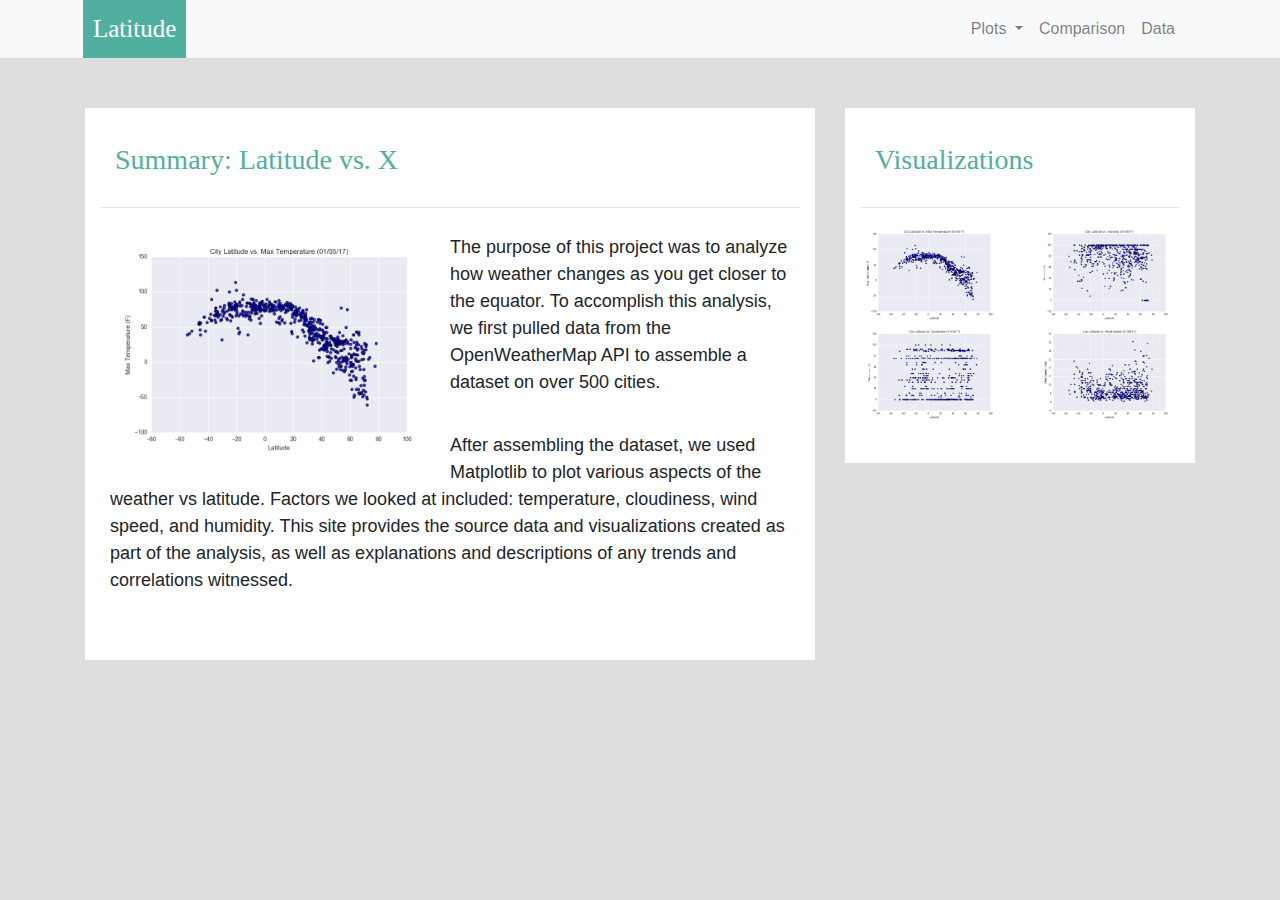
<file: index.html>
<!DOCTYPE html>
<html lang="en">

<head>
    <meta charset="UTF-8">
    <title>Summary</title>
    <link rel="stylesheet" href="https://stackpath.bootstrapcdn.com/bootstrap/4.3.1/css/bootstrap.min.css"
        integrity="sha384-ggOyR0iXCbMQv3Xipma34MD+dH/1fQ784/j6cY/iJTQUOhcWr7x9JvoRxT2MZw1T" crossorigin="anonymous">

    <script src="https://code.jquery.com/jquery-3.3.1.slim.min.js"
        integrity="sha384-q8i/X+965DzO0rT7abK41JStQIAqVgRVzpbzo5smXKp4YfRvH+8abtTE1Pi6jizo"
        crossorigin="anonymous"></script>
    <script src="https://cdnjs.cloudflare.com/ajax/libs/popper.js/1.14.7/umd/popper.min.js"
        integrity="sha384-UO2eT0CpHqdSJQ6hJty5KVphtPhzWj9WO1clHTMGa3JDZwrnQq4sF86dIHNDz0W1"
        crossorigin="anonymous"></script>
    <script src="https://stackpath.bootstrapcdn.com/bootstrap/4.3.1/js/bootstrap.min.js"
        integrity="sha384-JjSmVgyd0p3pXB1rRibZUAYoIIy6OrQ6VrjIEaFf/nJGzIxFDsf4x0xIM+B07jRM"
        crossorigin="anonymous"></script>

    <link rel="stylesheet" href="style.css">
</head>

<body>
    <nav class="navbar navbar-expand-lg navbar-light bg-light">
        <div class="container">
            <a class="navbar-brand text-white" href="index.html">Latitude</a>
            <button class="navbar-toggler" type="button" data-toggle="collapse" data-target="#navbarSupportedContent"
                aria-controls="navbarSupportedContent" aria-expanded="false" aria-label="Toggle navigation">
                <span class="navbar-toggler-icon"></span>
            </button>

            <div class="collapse navbar-collapse" id="navbarSupportedContent">
                <ul class="navbar-nav ml-auto">
                    <li class="nav-item dropdown">
                        <a class="nav-link dropdown-toggle" href="#" id="navbarDropdown" role="button"
                            data-toggle="dropdown" aria-haspopup="true" aria-expanded="false">
                            Plots
                        </a>
                        <div class="dropdown-menu dropdown-menu-right" aria-labelledby="navbarDropdown">
                            <a class="dropdown-item" href="visualizations/temp.html">Max Temperature</a>
                            <a class="dropdown-item" href="visualizations/humidity.html">Humidity</a>
                            <a class="dropdown-item" href="visualizations/cloudiness.html">Cloudiness</a>
                            <a class="dropdown-item" href="visualizations/windspeed.html">Wind Speed</a>
                        </div>
                    </li>
                    <li class="nav-item">
                        <a class="nav-link" href="comparison.html">Comparison</a>
                    </li>
                    <li class="nav-item">
                        <a class="nav-link" href="data.html">Data</a>
                    </li>
                </ul>
            </div>
        </div>
    </nav>

    <div class="container content">
        <div class="row">
            <div class="col-md-8">
                <div class="col-md-12">
                    <h3>Summary: Latitude vs. X </h3>
                    <hr>
                    <div class="thumbnail">
                        <img class="img-thumbnail float-left" src="Resources/assets/images/Fig1.png " width="50%"
                            alt="temperature">
                    </div>
                    <p>The purpose of this project was to analyze how weather changes as you get closer to the equator.
                        To accomplish this analysis, we first pulled data from the OpenWeatherMap API to assemble a
                        dataset on over 500 cities. </p>
                    <p>After assembling the dataset, we used Matplotlib to plot various aspects of the weather vs
                        latitude. Factors we looked at included: temperature, cloudiness, wind speed, and humidity. This
                        site provides the source data and visualizations created as part of the analysis, as well as
                        explanations and descriptions of any trends and correlations witnessed.</p>
                </div>
            </div>
            <div class="col-md-4">
                <div class="col-md-12">
                    <h3>Visualizations</h3>
                    <hr>
                    <div class="row">
                        <div class="col-3 col-md-6">
                            <a href="visualizations/temp.html"><img src="Resources/assets/images/Fig1.png" width="100%"
                                    alt="temperature">
                            </a>
                        </div>
                        <div class="col-3 col-md-6">
                            <a href="visualizations/humidity.html"><img src="Resources/assets/images/Fig2.png" width="100%"
                                    alt="humidity"></a>
                        </div>

                        <div class="col-3 col-md-6">
                            <a href="visualizations/cloudiness.html"><img src="Resources/assets/images/Fig3.png" width="100%"
                                    alt="cloudiness"></a>
                        </div>

                        <div class="col-3 col-md-6">
                            <a href="visualizations/windspeed.html"><img src="Resources/assets/images/Fig4.png" width="100%"
                                    alt="wind speed"></a>
                        </div>
                    </div>
                </div>
            </div>
        </div>
    </div>
</body>

</html>
</file>
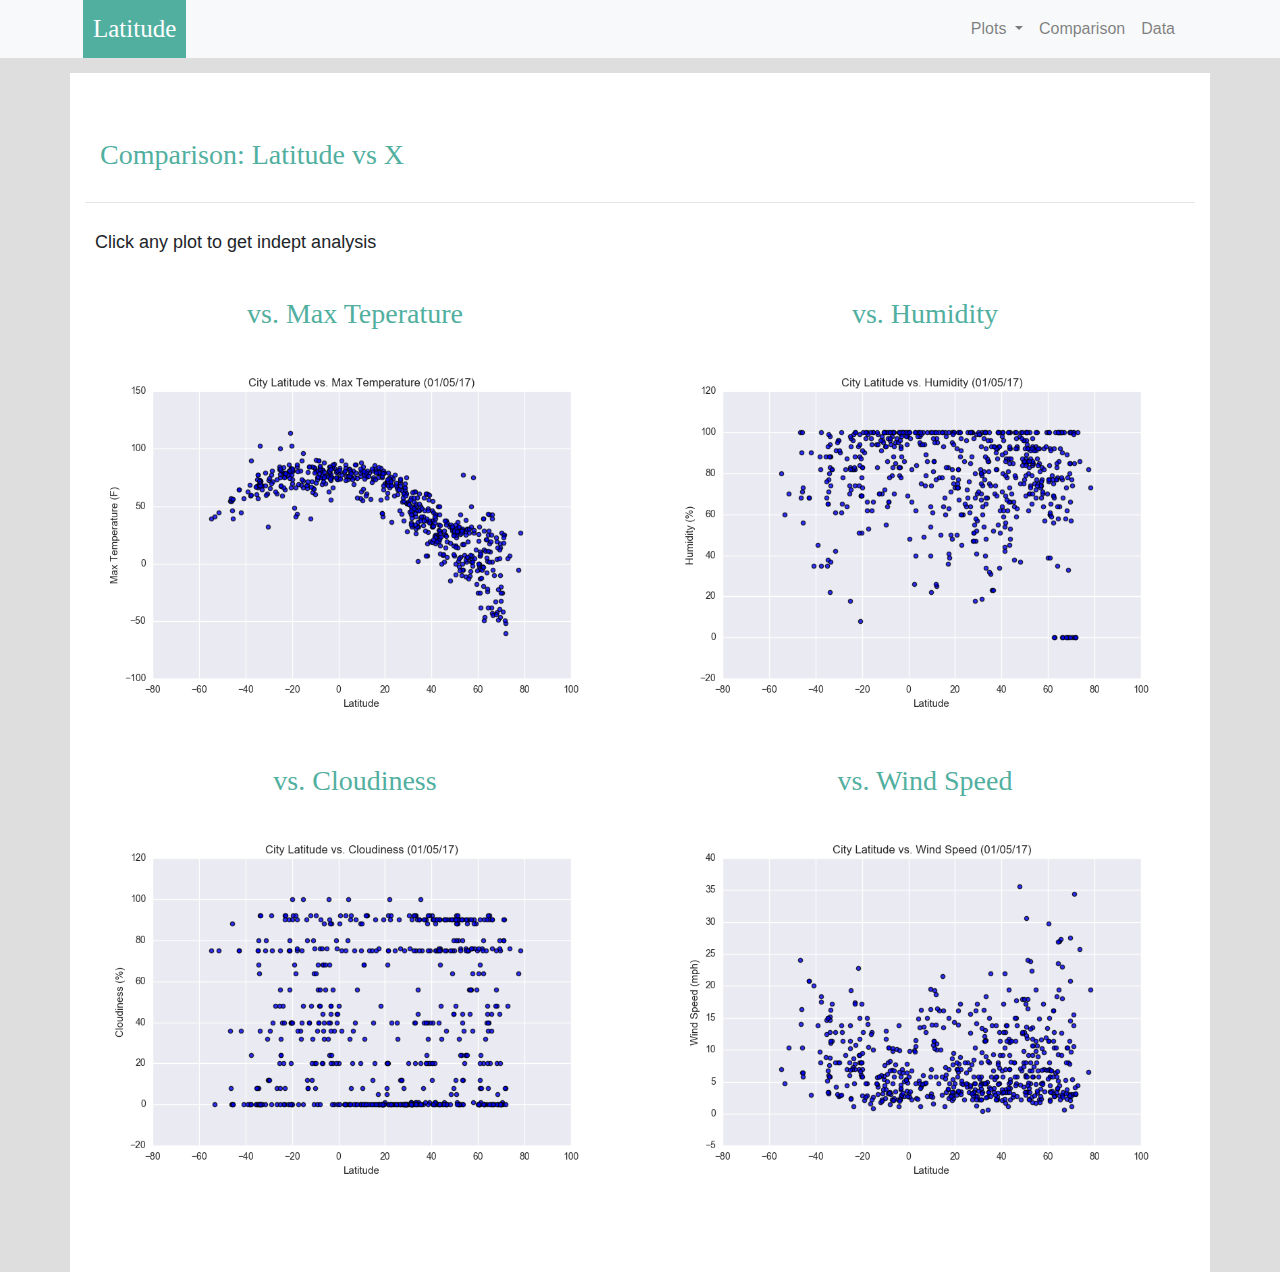
<file: comparison.html>
<!DOCTYPE html>
<html lang="en">

<head>
    <meta charset="UTF-8">
    <title>Comparison</title>
    <link rel="stylesheet" href="https://stackpath.bootstrapcdn.com/bootstrap/4.3.1/css/bootstrap.min.css"
        integrity="sha384-ggOyR0iXCbMQv3Xipma34MD+dH/1fQ784/j6cY/iJTQUOhcWr7x9JvoRxT2MZw1T" crossorigin="anonymous">

    <script src="https://code.jquery.com/jquery-3.3.1.slim.min.js"
        integrity="sha384-q8i/X+965DzO0rT7abK41JStQIAqVgRVzpbzo5smXKp4YfRvH+8abtTE1Pi6jizo"
        crossorigin="anonymous"></script>
    <script src="https://cdnjs.cloudflare.com/ajax/libs/popper.js/1.14.7/umd/popper.min.js"
        integrity="sha384-UO2eT0CpHqdSJQ6hJty5KVphtPhzWj9WO1clHTMGa3JDZwrnQq4sF86dIHNDz0W1"
        crossorigin="anonymous"></script>
    <script src="https://stackpath.bootstrapcdn.com/bootstrap/4.3.1/js/bootstrap.min.js"
        integrity="sha384-JjSmVgyd0p3pXB1rRibZUAYoIIy6OrQ6VrjIEaFf/nJGzIxFDsf4x0xIM+B07jRM"
        crossorigin="anonymous"></script>

    <link rel="stylesheet" href="style.css">
</head>

<body>
    <!--Navbar adjustments-->
    <nav class="navbar navbar-expand-lg navbar-light bg-light">
        <div class="container">
            <a class="navbar-brand text-white" href="index.html">Latitude</a>
            <button class="navbar-toggler" type="button" data-toggle="collapse" data-target="#navbarSupportedContent"
                aria-controls="navbarSupportedContent" aria-expanded="false" aria-label="Toggle navigation">
                <span class="navbar-toggler-icon"></span>
            </button>

            <div class="collapse navbar-collapse" id="navbarSupportedContent">
                <ul class="navbar-nav ml-auto">
                    <li class="nav-item dropdown">
                        <a class="nav-link dropdown-toggle" href="#" id="navbarDropdown" role="button"
                            data-toggle="dropdown" aria-haspopup="true" aria-expanded="false">
                            Plots
                        </a>
                        <div class="dropdown-menu dropdown-menu-right" aria-labelledby="navbarDropdown">
                            <a class="dropdown-item" href="temp.html">Max Temperature</a>
                            <a class="dropdown-item" href="humidity.html">Humidity</a>
                            <a class="dropdown-item" href="cloudiness.html">Cloudiness</a>
                            <a class="dropdown-item" href="windspeed.html">Wind Speed</a>
                        </div>
                    </li>
                    <li class="nav-item">
                        <a class="nav-link" href="comparison.html">Comparison</a>
                    </li>
                    <li class="nav-item">
                        <a class="nav-link" href="data.html">Data</a>
                    </li>
                </ul>
            </div>
        </div>
    </nav>

    <!--Add plots in a container-->
    <div class="container content bg-white">
        <h3>Comparison: Latitude vs X</h3>
        <hr>
        <p>Click any plot to get indept analysis</p>
        <div class="row">
            <div class="col-md-6">
                <h3 class="text-center">vs. Max Teperature</h3>
                <a href="visualizations/temp.html"><img width="100%" src="Resources/assets/images/Fig1.png"></a>
            </div>
            <div class="col-md-6">
                <h3 class="text-center">vs. Humidity</h3>
                <a href="visualizations/humidity.html"><img width="100%" src="Resources/assets/images/Fig2.png"></a>
            </div>
        </div>
        <br>
        <div class="row">
            <div class="col-md-6">
                <h3 class="text-center">vs. Cloudiness </h3>
                <a href="visualizations/cloudiness.html"><img width="100%" src="Resources/assets/images/Fig3.png"></a>
            </div>
            <div class="col-md-6">
                <h3 class="text-center">vs. Wind Speed</h3>
                <a href="visualizations/windspeed.html"><img width="100%" src="Resources/assets/images/Fig4.png"></a>
            </div>
        </div>
    </div>

</body>

</html>
</file>
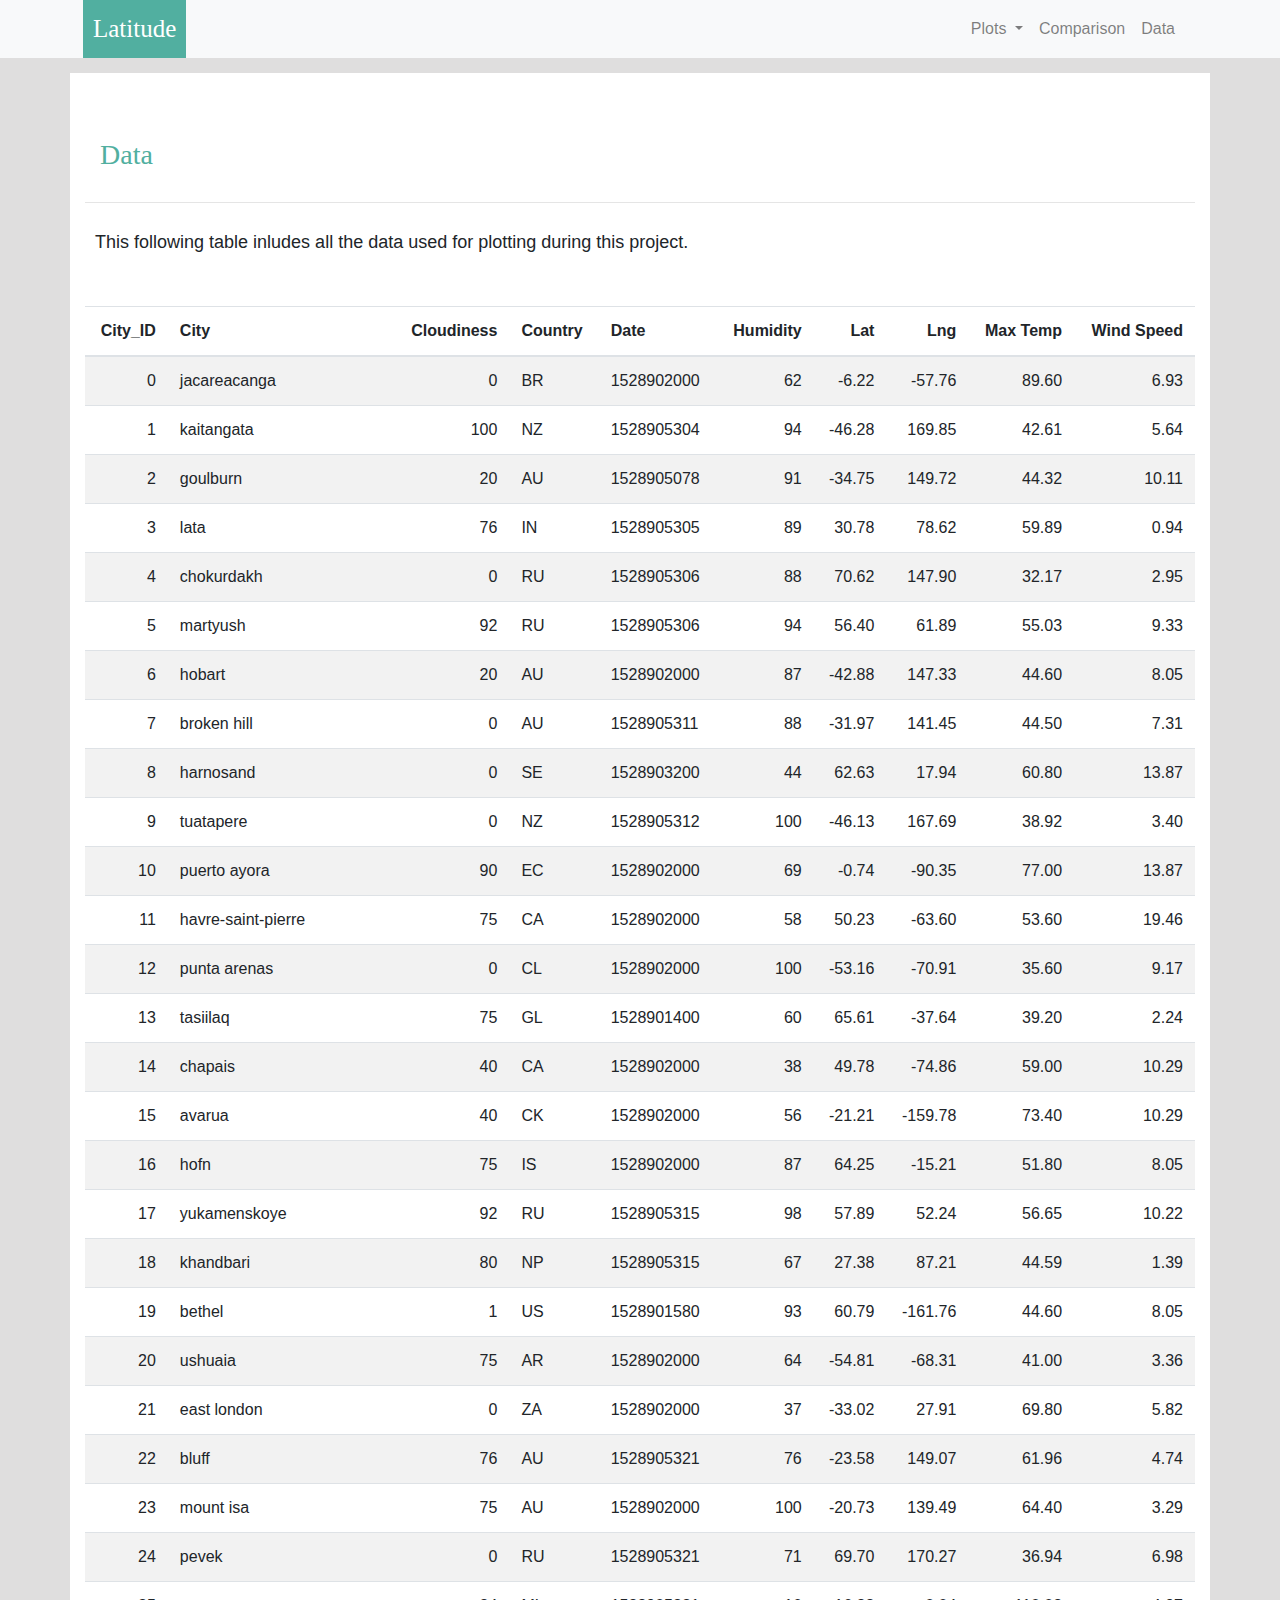
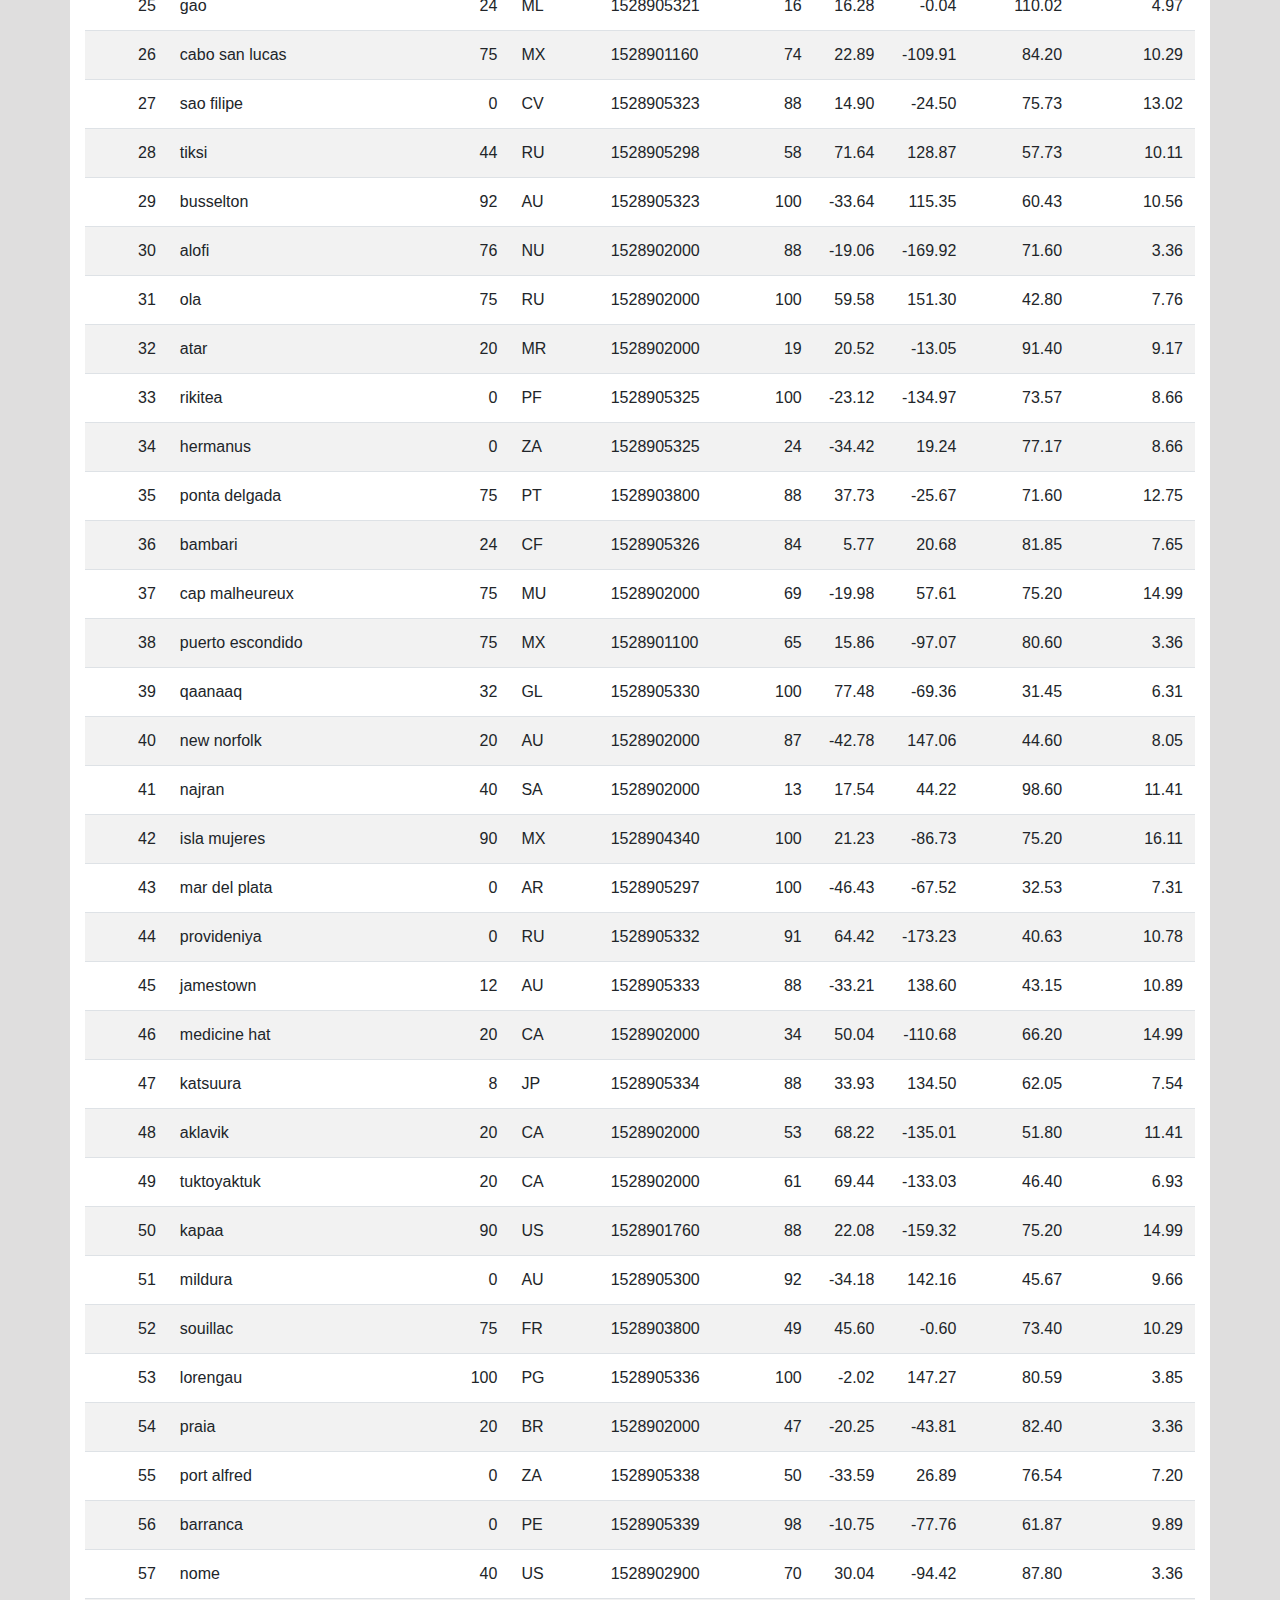
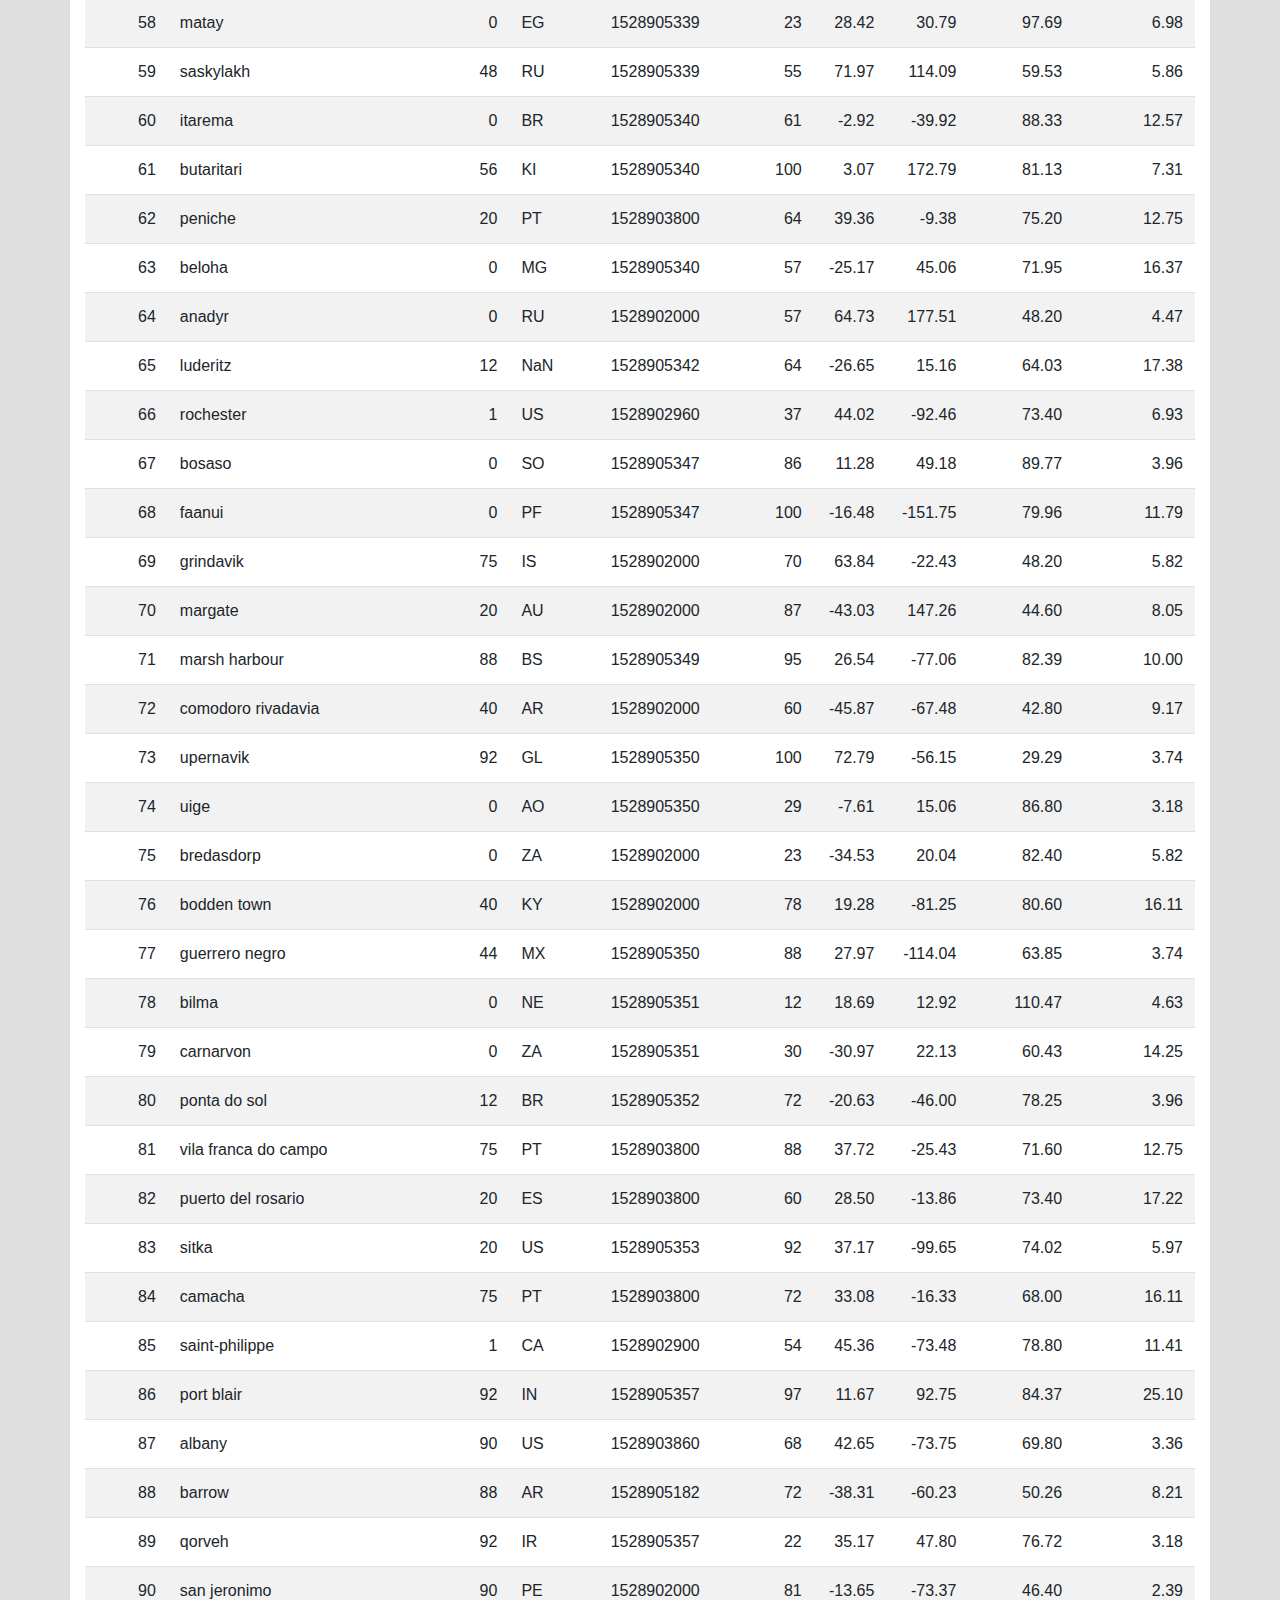
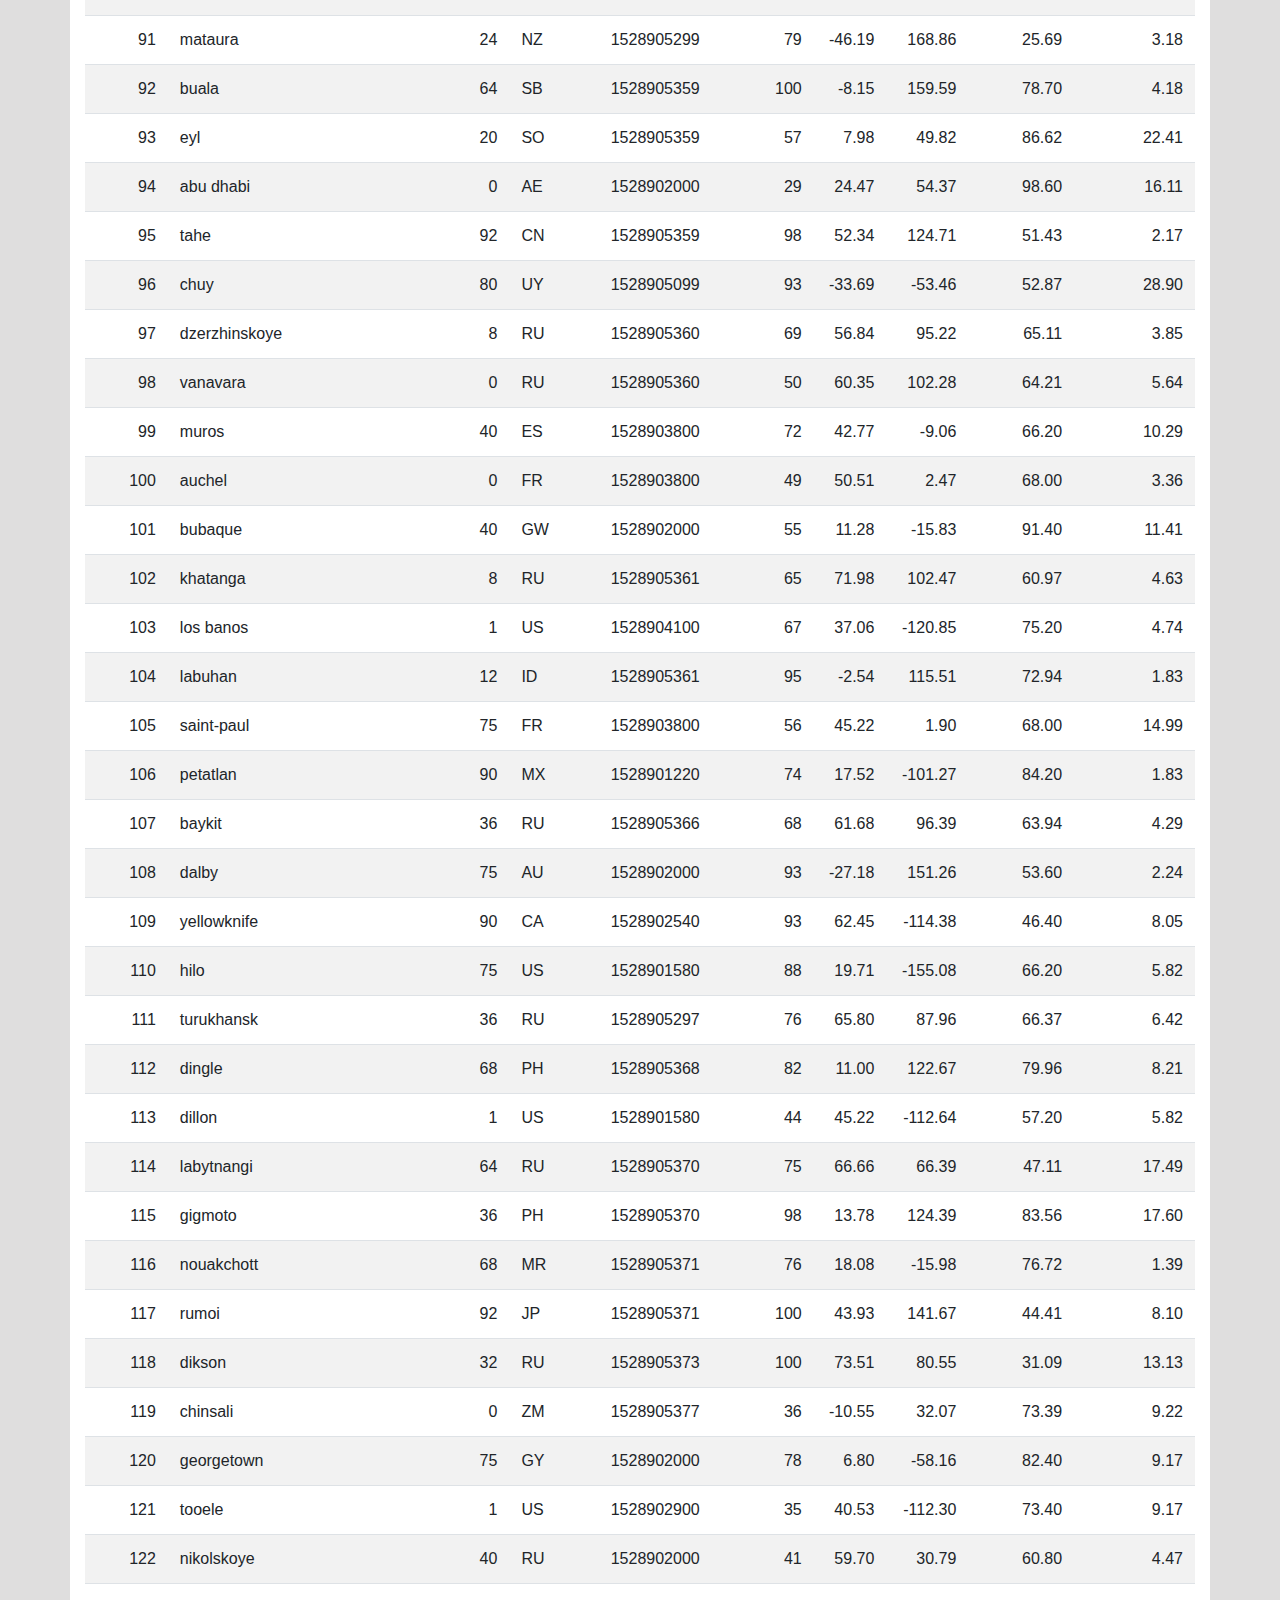
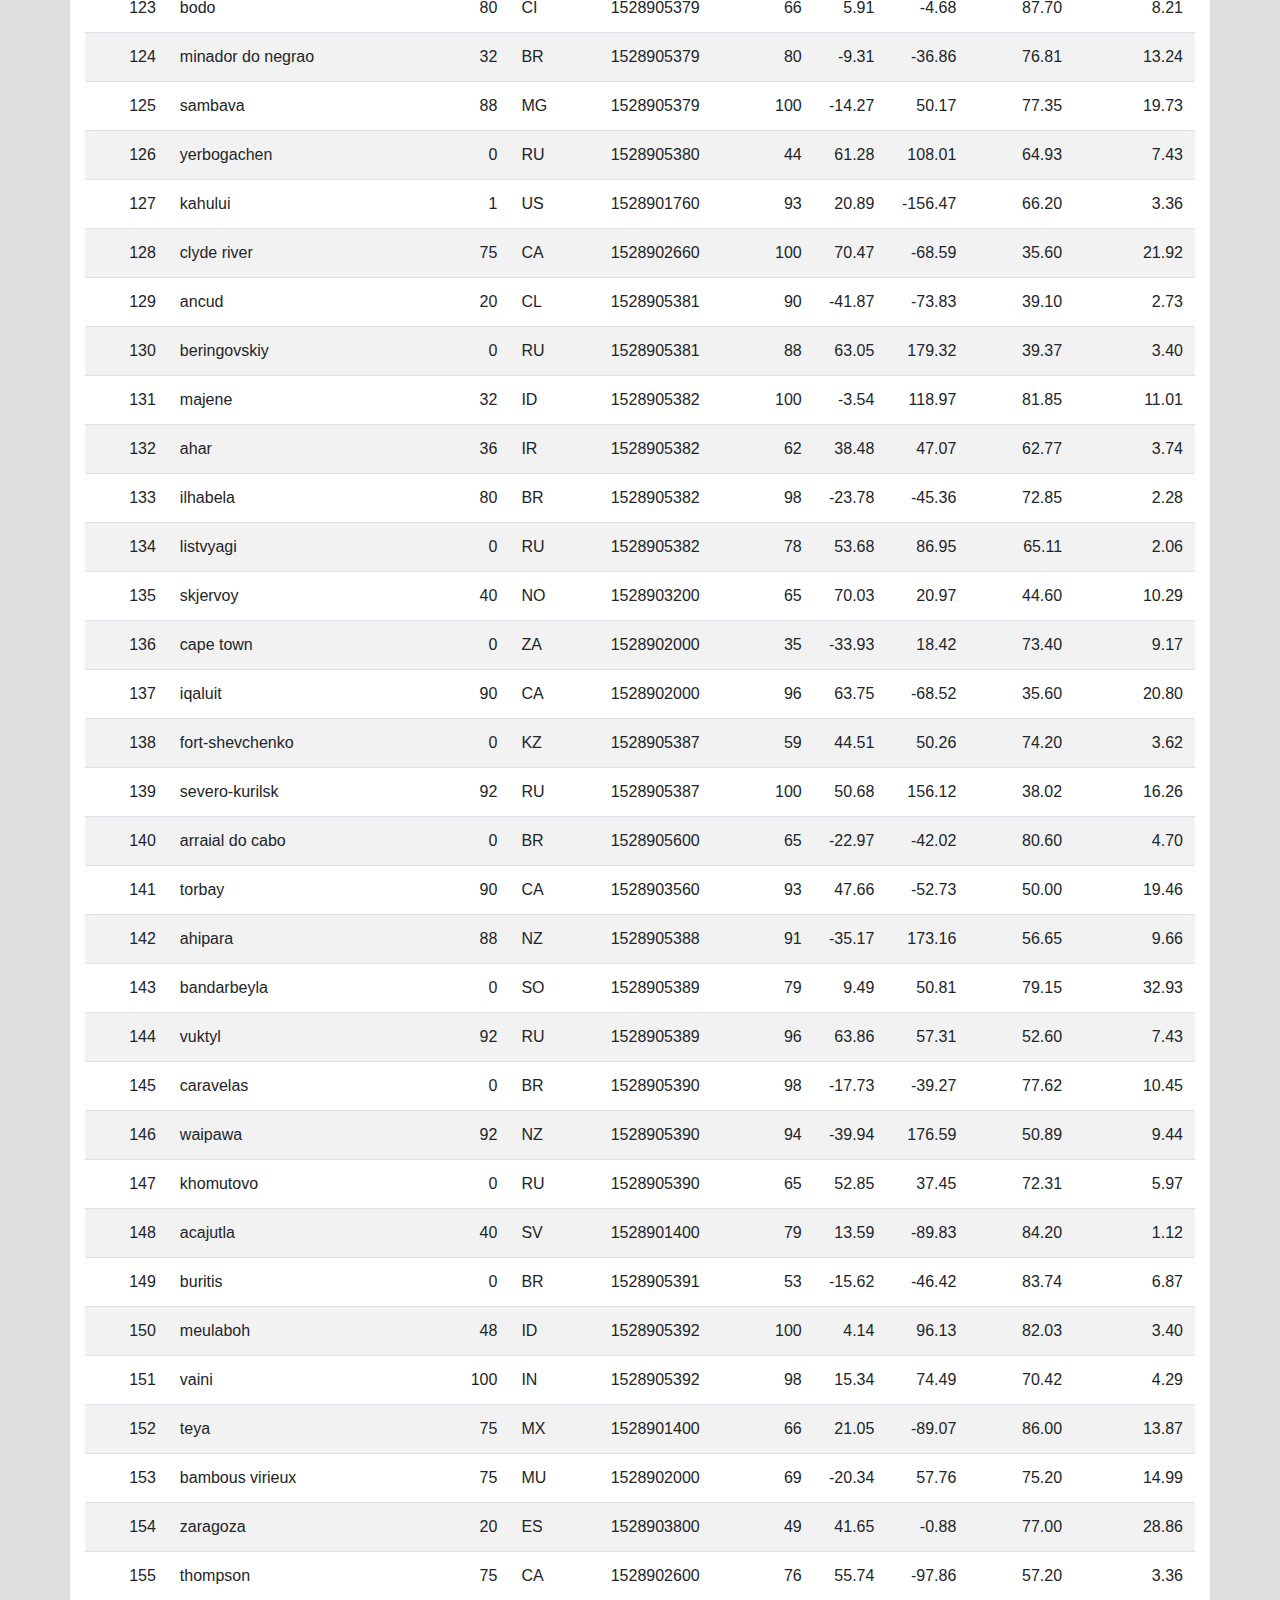
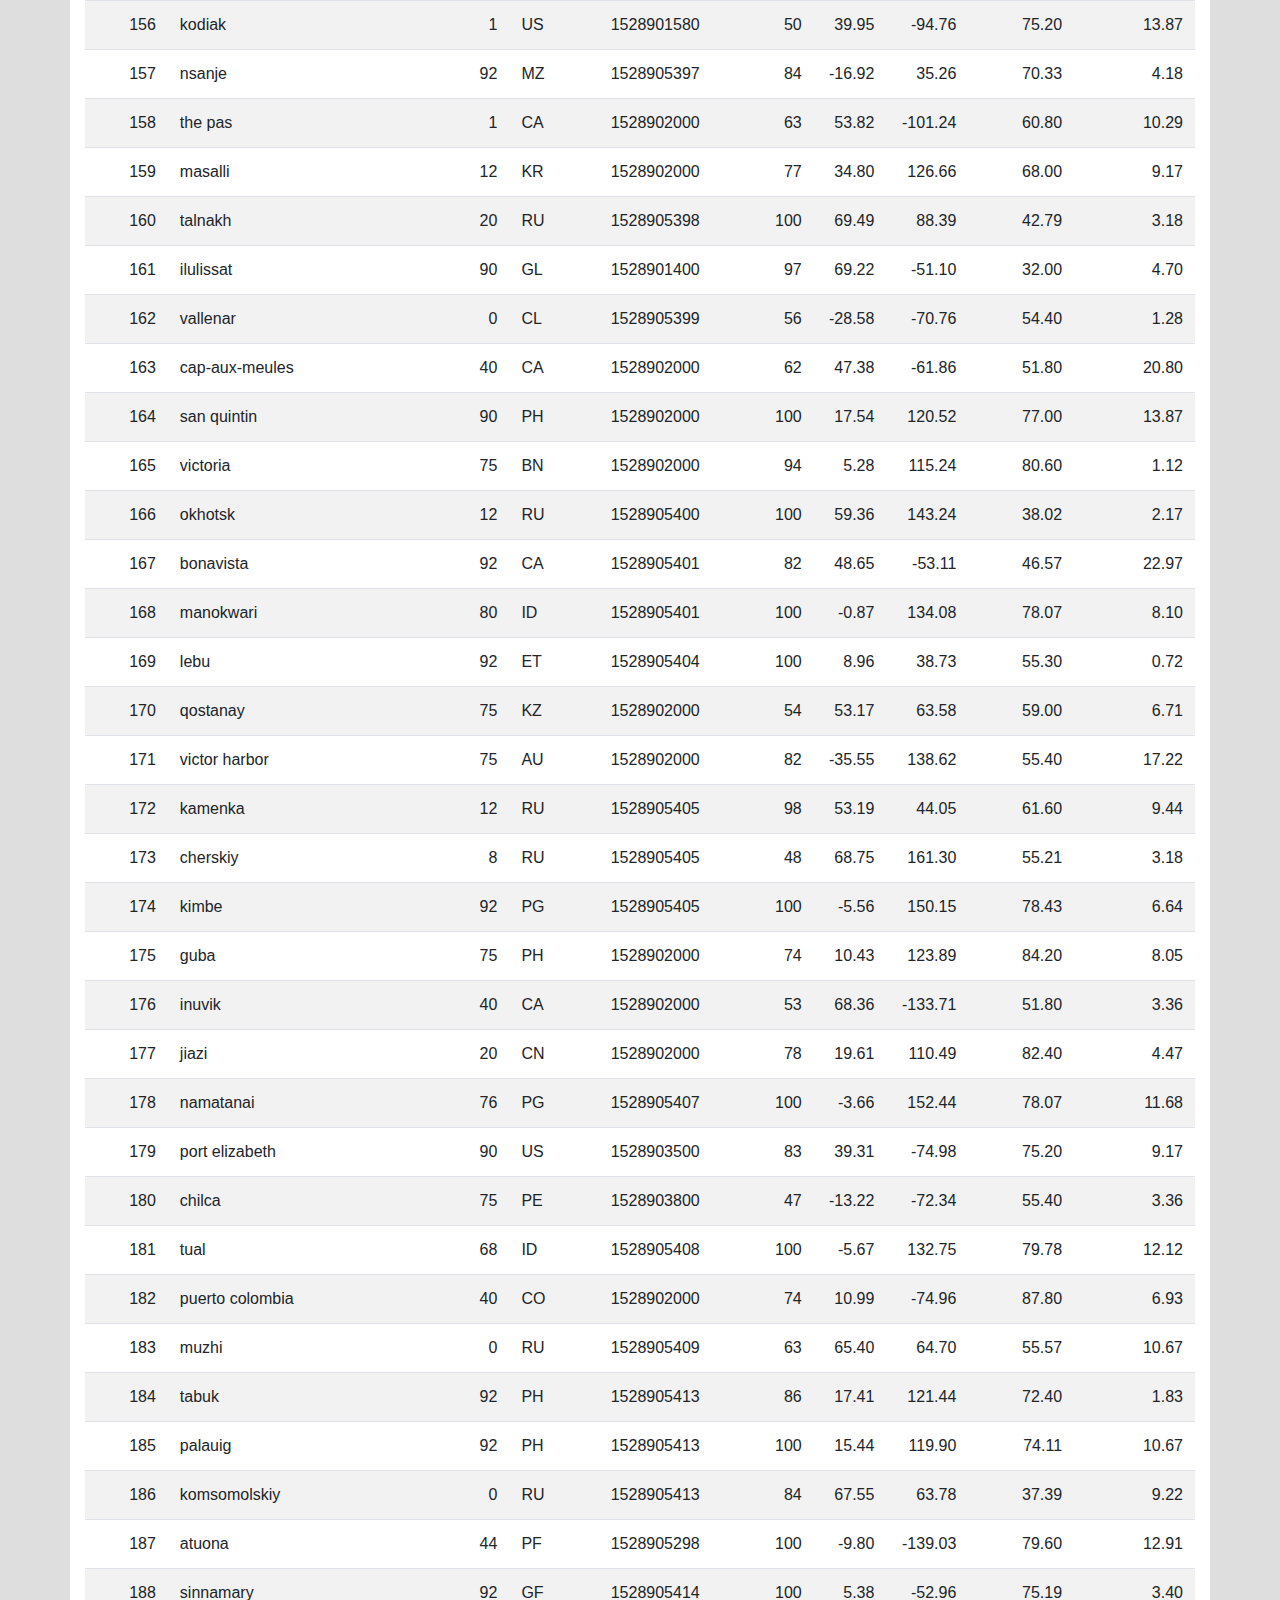
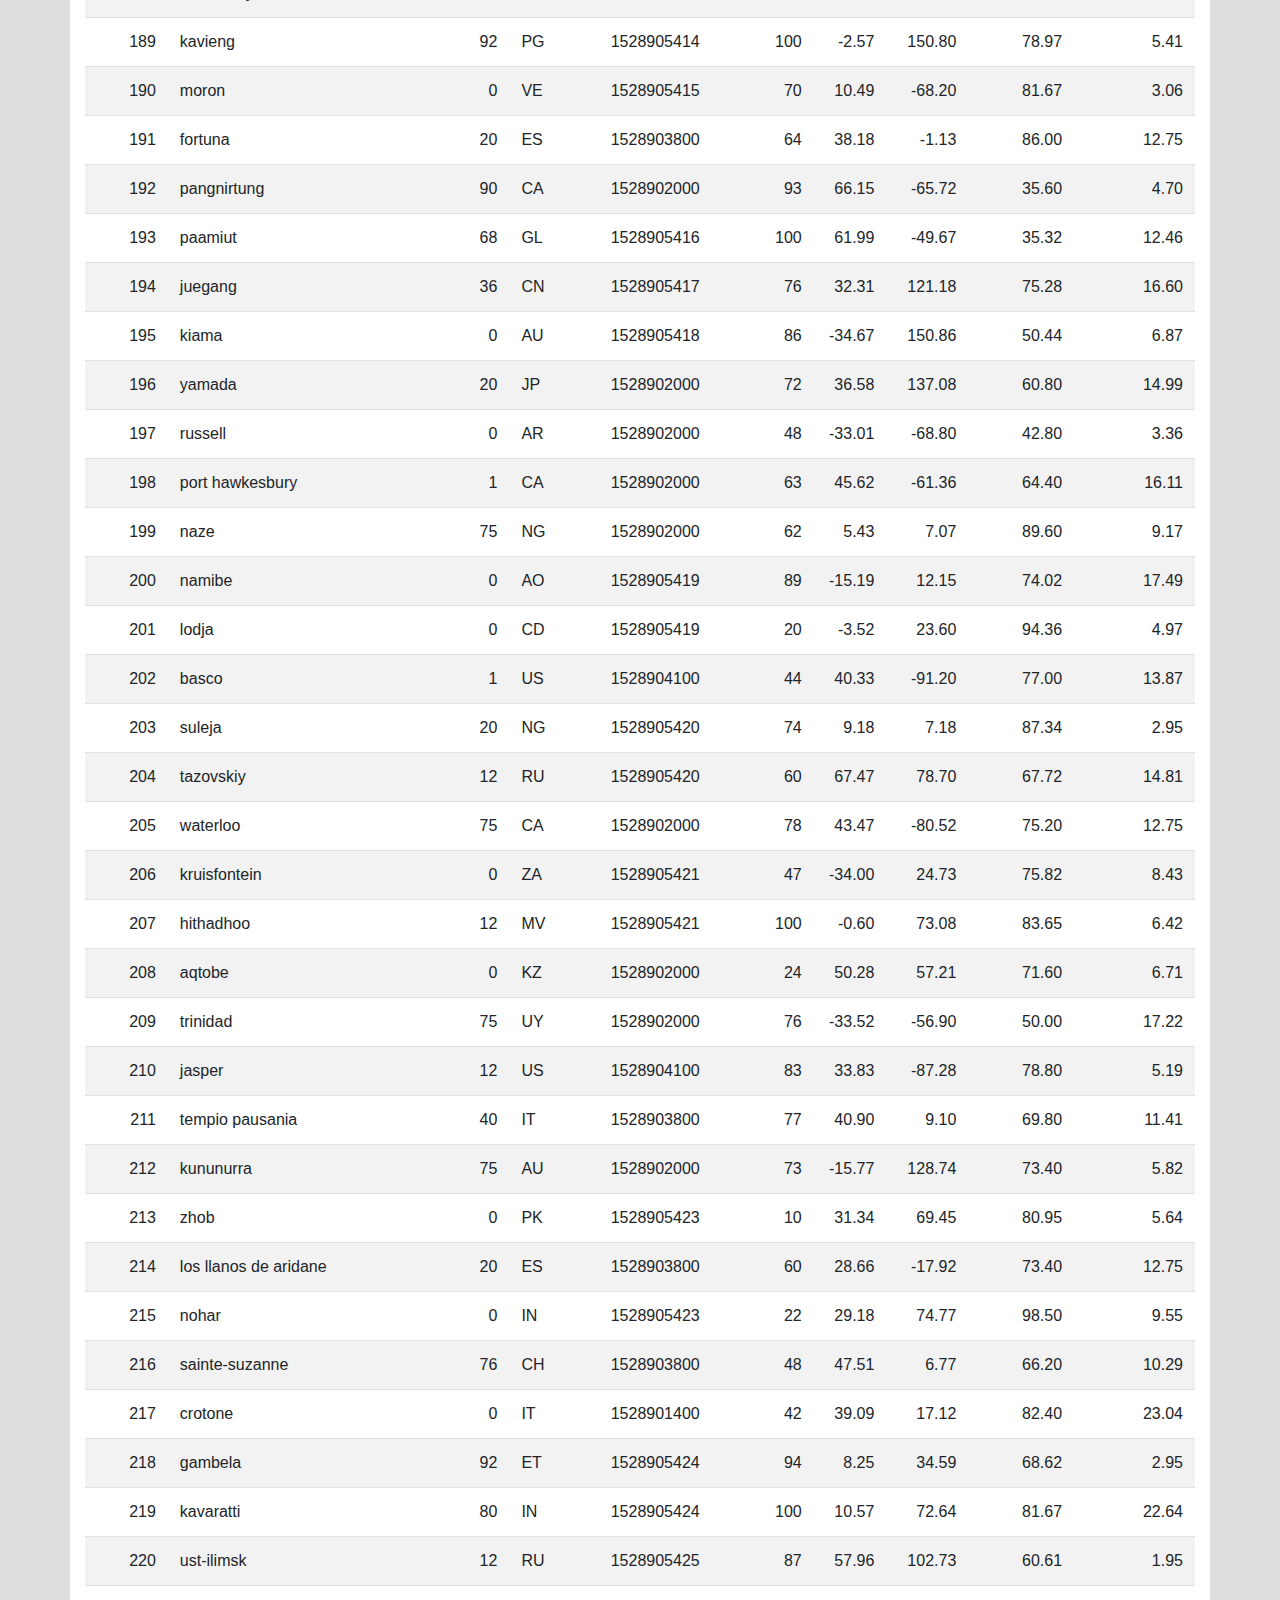
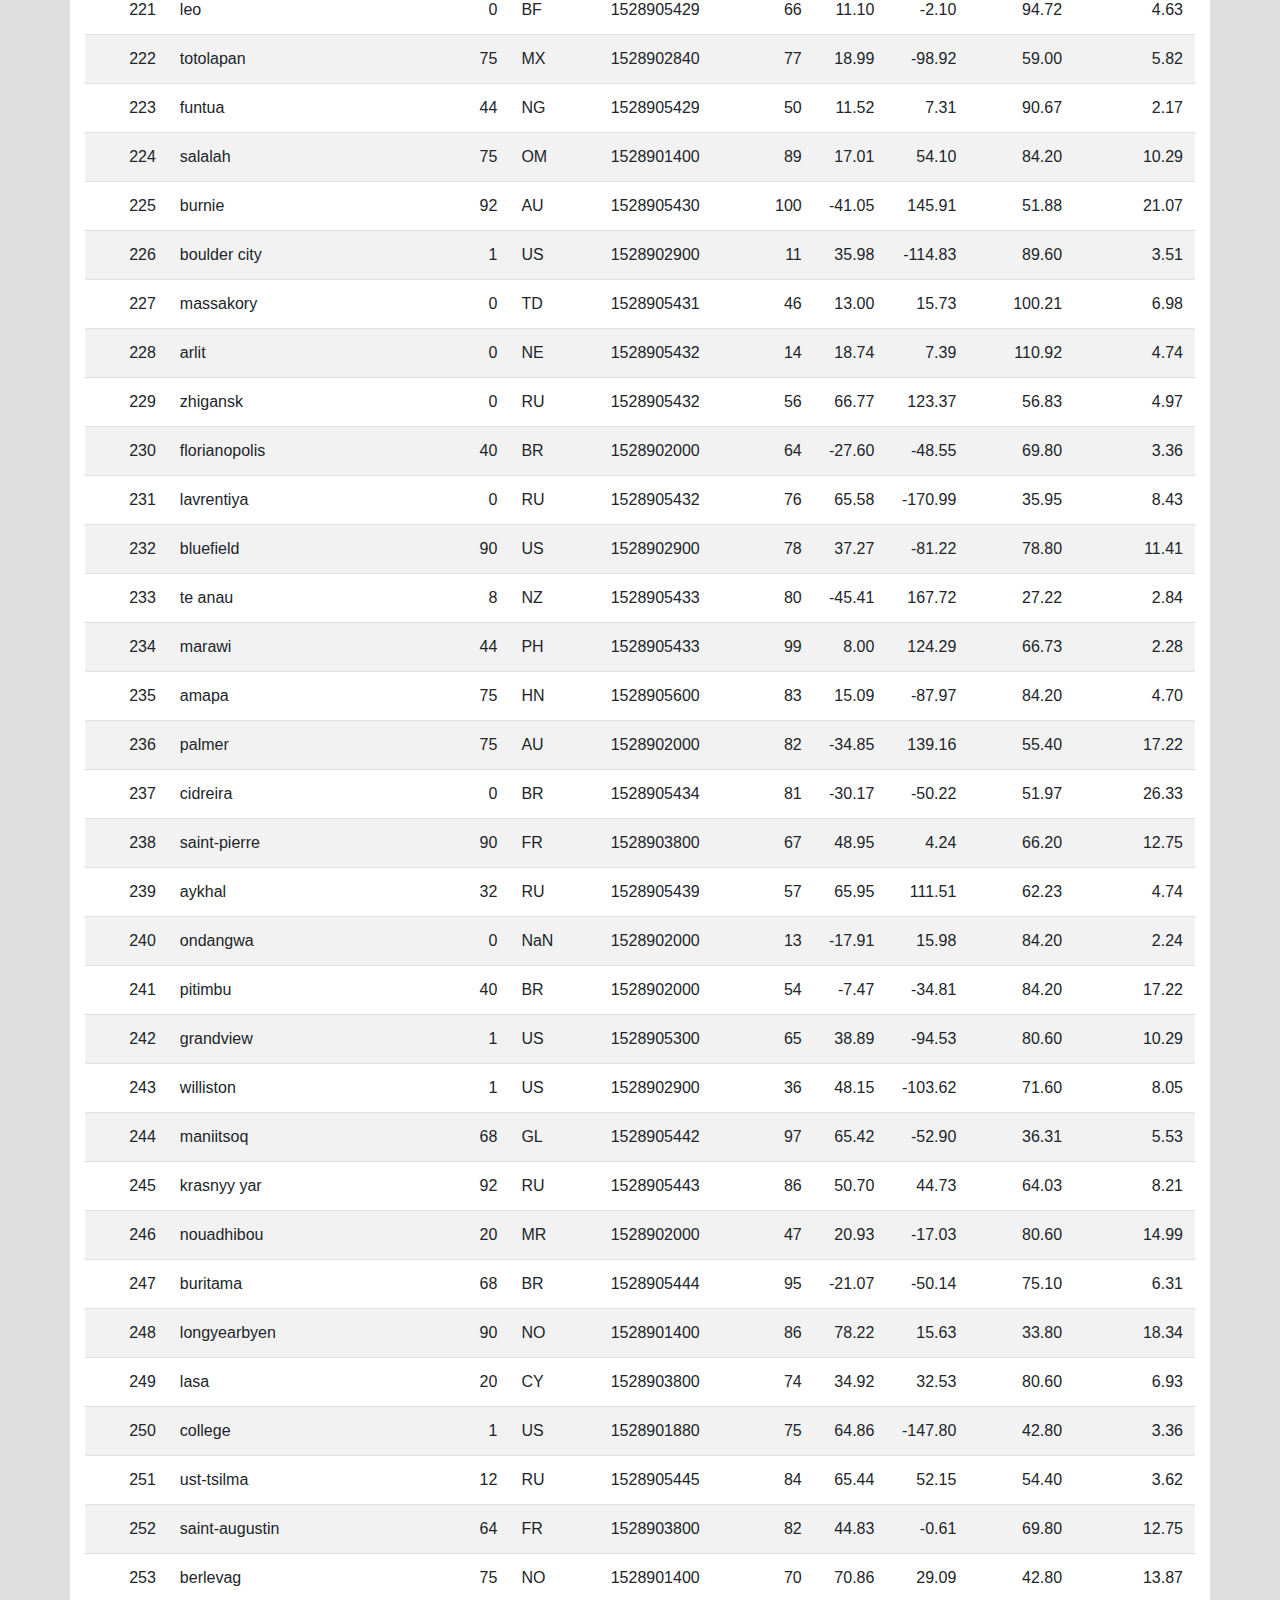
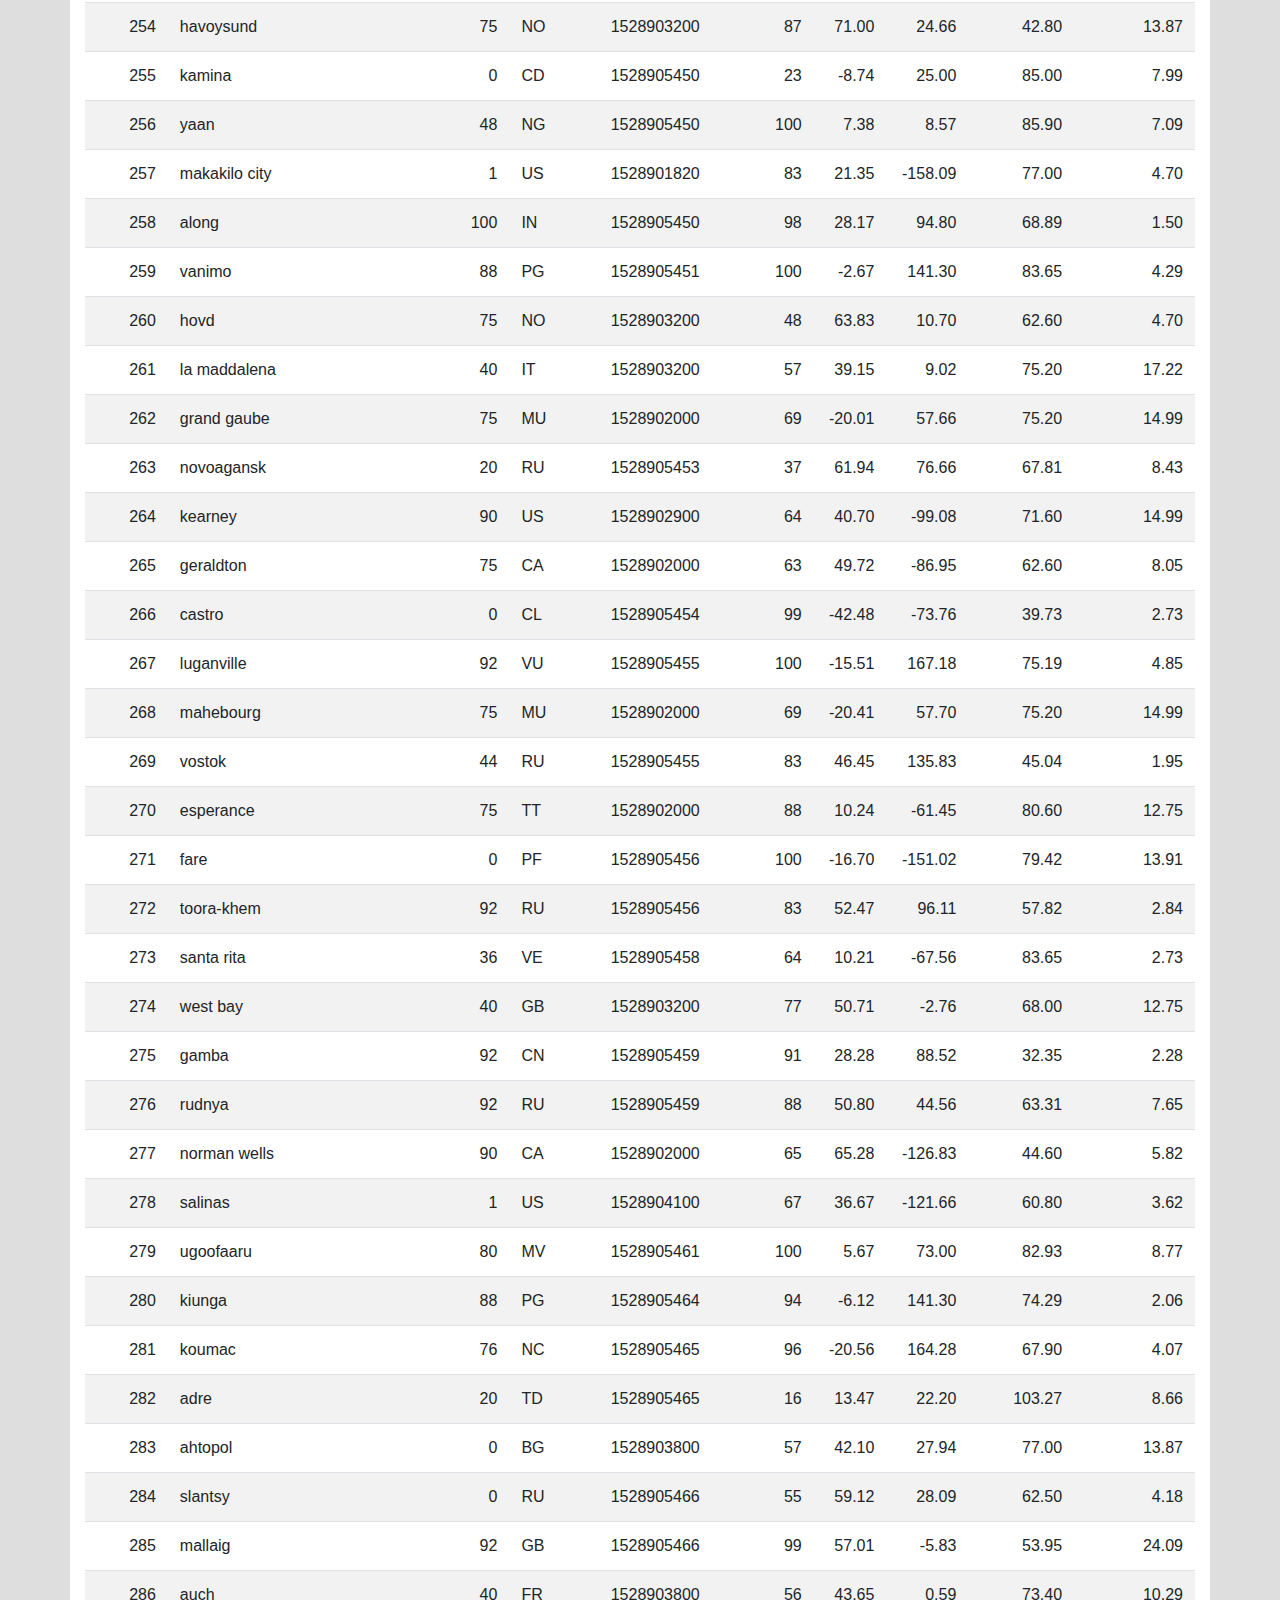
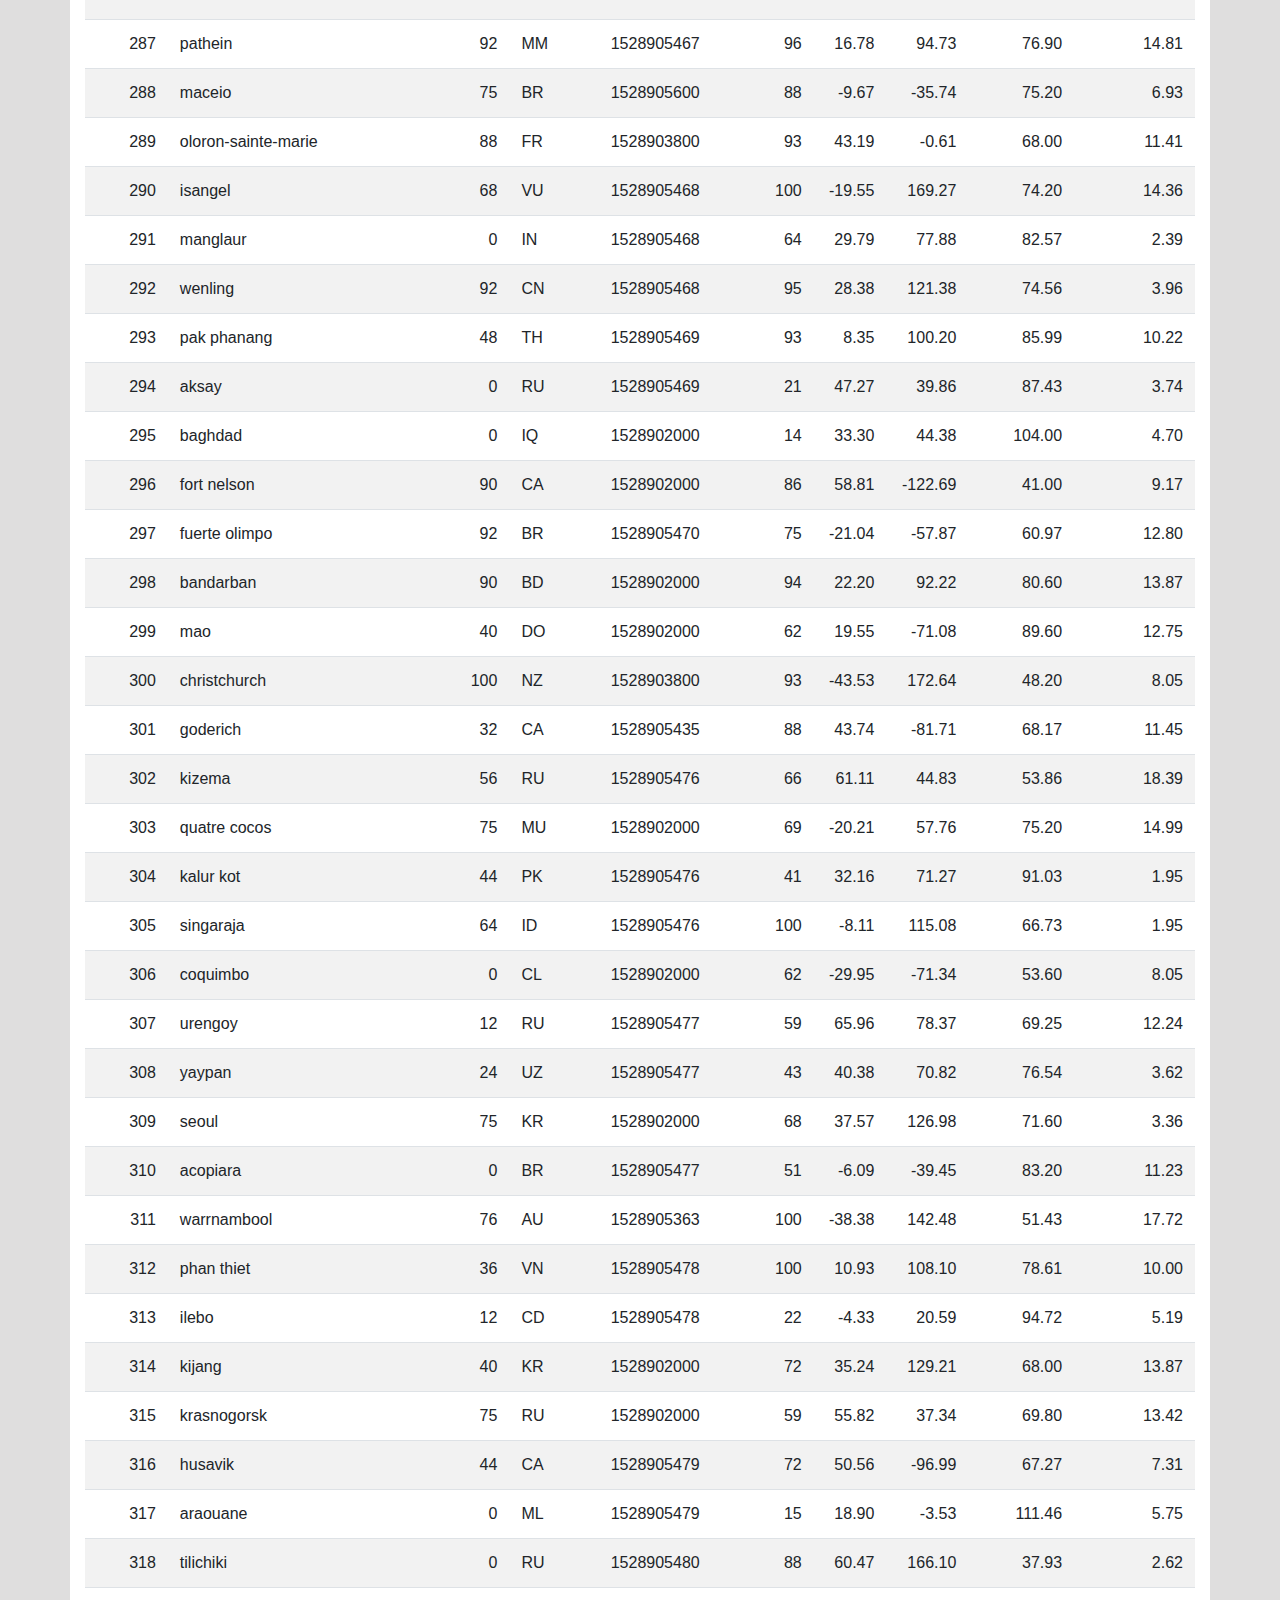
<file: data.html>
<!DOCTYPE html>
<html lang="en">

<head>
  <meta charset="UTF-8">
  <title>Data</title>
  <link rel="stylesheet" href="https://stackpath.bootstrapcdn.com/bootstrap/4.3.1/css/bootstrap.min.css" integrity="sha384-ggOyR0iXCbMQv3Xipma34MD+dH/1fQ784/j6cY/iJTQUOhcWr7x9JvoRxT2MZw1T" crossorigin="anonymous">

  <script src="https://code.jquery.com/jquery-3.3.1.slim.min.js" integrity="sha384-q8i/X+965DzO0rT7abK41JStQIAqVgRVzpbzo5smXKp4YfRvH+8abtTE1Pi6jizo" crossorigin="anonymous"></script>
  <script src="https://cdnjs.cloudflare.com/ajax/libs/popper.js/1.14.7/umd/popper.min.js" integrity="sha384-UO2eT0CpHqdSJQ6hJty5KVphtPhzWj9WO1clHTMGa3JDZwrnQq4sF86dIHNDz0W1" crossorigin="anonymous"></script>
  <script src="https://stackpath.bootstrapcdn.com/bootstrap/4.3.1/js/bootstrap.min.js" integrity="sha384-JjSmVgyd0p3pXB1rRibZUAYoIIy6OrQ6VrjIEaFf/nJGzIxFDsf4x0xIM+B07jRM" crossorigin="anonymous"></script>

  <link rel="stylesheet" href="style.css">
</head>

<body>
  <!--Navbar adjustments-->
  <nav class="navbar navbar-expand-lg navbar-light bg-light">
    <div class="container">
      <a class="navbar-brand text-white" href="index.html">Latitude</a>
      <button class="navbar-toggler" type="button" data-toggle="collapse" data-target="#navbarSupportedContent" aria-controls="navbarSupportedContent" aria-expanded="false" aria-label="Toggle navigation">
          <span class="navbar-toggler-icon"></span>
      </button>
            
      <div class="collapse navbar-collapse" id="navbarSupportedContent">
        <ul class="navbar-nav ml-auto">    
          <li class="nav-item dropdown">
              <a class="nav-link dropdown-toggle" href="#" id="navbarDropdown" role="button" data-toggle="dropdown" aria-haspopup="true" aria-expanded="false">
              Plots
              </a>
              <div class="dropdown-menu dropdown-menu-right" aria-labelledby="navbarDropdown">
                <a class="dropdown-item" href="visualizations/temp.html">Max Temperature</a>
                <a class="dropdown-item" href="visualizations/humidity.html">Humidity</a>
                <a class="dropdown-item" href="visualizations/cloudines.html">Cloudiness</a>
                <a class="dropdown-item" href="visualizations/windspeed.html">Wind Speed</a>
              </div>
          </li>
          <li class="nav-item">
              <a class="nav-link" href="comparison.html">Comparison</a>
          </li>
          <li class="nav-item">
              <a class="nav-link" href="data.html">Data</a>
          </li>
        </ul>
      </div>
    </div>  
  </nav>
  
  <!--Get the csv data as table-->
  <div class="container content bg-white">
    <h3>Data</h3>
    <hr>
    <p>This following table inludes all the data used for plotting during this project.</p>
    <br>

    <table class="table table-striped">
    <thead>
      <tr>
        <th>City_ID</th>
        <th>City</th>
        <th>Cloudiness</th>
        <th>Country</th>
        <th>Date</th>
        <th>Humidity</th>
        <th>Lat</th>
        <th>Lng</th>
        <th>Max Temp</th>
        <th>Wind Speed</th>
      </tr>
    </thead>
    <tbody>
      <tr>
        <td>0</td>
        <td>jacareacanga</td>
        <td>0</td>
        <td>BR</td>
        <td>1528902000</td>
        <td>62</td>
        <td>-6.22</td>
        <td>-57.76</td>
        <td>89.60</td>
        <td>6.93</td>
      </tr>
      <tr>
        <td>1</td>
        <td>kaitangata</td>
        <td>100</td>
        <td>NZ</td>
        <td>1528905304</td>
        <td>94</td>
        <td>-46.28</td>
        <td>169.85</td>
        <td>42.61</td>
        <td>5.64</td>
      </tr>
      <tr>
        <td>2</td>
        <td>goulburn</td>
        <td>20</td>
        <td>AU</td>
        <td>1528905078</td>
        <td>91</td>
        <td>-34.75</td>
        <td>149.72</td>
        <td>44.32</td>
        <td>10.11</td>
      </tr>
      <tr>
        <td>3</td>
        <td>lata</td>
        <td>76</td>
        <td>IN</td>
        <td>1528905305</td>
        <td>89</td>
        <td>30.78</td>
        <td>78.62</td>
        <td>59.89</td>
        <td>0.94</td>
      </tr>
      <tr>
        <td>4</td>
        <td>chokurdakh</td>
        <td>0</td>
        <td>RU</td>
        <td>1528905306</td>
        <td>88</td>
        <td>70.62</td>
        <td>147.90</td>
        <td>32.17</td>
        <td>2.95</td>
      </tr>
      <tr>
        <td>5</td>
        <td>martyush</td>
        <td>92</td>
        <td>RU</td>
        <td>1528905306</td>
        <td>94</td>
        <td>56.40</td>
        <td>61.89</td>
        <td>55.03</td>
        <td>9.33</td>
      </tr>
      <tr>
        <td>6</td>
        <td>hobart</td>
        <td>20</td>
        <td>AU</td>
        <td>1528902000</td>
        <td>87</td>
        <td>-42.88</td>
        <td>147.33</td>
        <td>44.60</td>
        <td>8.05</td>
      </tr>
      <tr>
        <td>7</td>
        <td>broken hill</td>
        <td>0</td>
        <td>AU</td>
        <td>1528905311</td>
        <td>88</td>
        <td>-31.97</td>
        <td>141.45</td>
        <td>44.50</td>
        <td>7.31</td>
      </tr>
      <tr>
        <td>8</td>
        <td>harnosand</td>
        <td>0</td>
        <td>SE</td>
        <td>1528903200</td>
        <td>44</td>
        <td>62.63</td>
        <td>17.94</td>
        <td>60.80</td>
        <td>13.87</td>
      </tr>
      <tr>
        <td>9</td>
        <td>tuatapere</td>
        <td>0</td>
        <td>NZ</td>
        <td>1528905312</td>
        <td>100</td>
        <td>-46.13</td>
        <td>167.69</td>
        <td>38.92</td>
        <td>3.40</td>
      </tr>
      <tr>
        <td>10</td>
        <td>puerto ayora</td>
        <td>90</td>
        <td>EC</td>
        <td>1528902000</td>
        <td>69</td>
        <td>-0.74</td>
        <td>-90.35</td>
        <td>77.00</td>
        <td>13.87</td>
      </tr>
      <tr>
        <td>11</td>
        <td>havre-saint-pierre</td>
        <td>75</td>
        <td>CA</td>
        <td>1528902000</td>
        <td>58</td>
        <td>50.23</td>
        <td>-63.60</td>
        <td>53.60</td>
        <td>19.46</td>
      </tr>
      <tr>
        <td>12</td>
        <td>punta arenas</td>
        <td>0</td>
        <td>CL</td>
        <td>1528902000</td>
        <td>100</td>
        <td>-53.16</td>
        <td>-70.91</td>
        <td>35.60</td>
        <td>9.17</td>
      </tr>
      <tr>
        <td>13</td>
        <td>tasiilaq</td>
        <td>75</td>
        <td>GL</td>
        <td>1528901400</td>
        <td>60</td>
        <td>65.61</td>
        <td>-37.64</td>
        <td>39.20</td>
        <td>2.24</td>
      </tr>
      <tr>
        <td>14</td>
        <td>chapais</td>
        <td>40</td>
        <td>CA</td>
        <td>1528902000</td>
        <td>38</td>
        <td>49.78</td>
        <td>-74.86</td>
        <td>59.00</td>
        <td>10.29</td>
      </tr>
      <tr>
        <td>15</td>
        <td>avarua</td>
        <td>40</td>
        <td>CK</td>
        <td>1528902000</td>
        <td>56</td>
        <td>-21.21</td>
        <td>-159.78</td>
        <td>73.40</td>
        <td>10.29</td>
      </tr>
      <tr>
        <td>16</td>
        <td>hofn</td>
        <td>75</td>
        <td>IS</td>
        <td>1528902000</td>
        <td>87</td>
        <td>64.25</td>
        <td>-15.21</td>
        <td>51.80</td>
        <td>8.05</td>
      </tr>
      <tr>
        <td>17</td>
        <td>yukamenskoye</td>
        <td>92</td>
        <td>RU</td>
        <td>1528905315</td>
        <td>98</td>
        <td>57.89</td>
        <td>52.24</td>
        <td>56.65</td>
        <td>10.22</td>
      </tr>
      <tr>
        <td>18</td>
        <td>khandbari</td>
        <td>80</td>
        <td>NP</td>
        <td>1528905315</td>
        <td>67</td>
        <td>27.38</td>
        <td>87.21</td>
        <td>44.59</td>
        <td>1.39</td>
      </tr>
      <tr>
        <td>19</td>
        <td>bethel</td>
        <td>1</td>
        <td>US</td>
        <td>1528901580</td>
        <td>93</td>
        <td>60.79</td>
        <td>-161.76</td>
        <td>44.60</td>
        <td>8.05</td>
      </tr>
      <tr>
        <td>20</td>
        <td>ushuaia</td>
        <td>75</td>
        <td>AR</td>
        <td>1528902000</td>
        <td>64</td>
        <td>-54.81</td>
        <td>-68.31</td>
        <td>41.00</td>
        <td>3.36</td>
      </tr>
      <tr>
        <td>21</td>
        <td>east london</td>
        <td>0</td>
        <td>ZA</td>
        <td>1528902000</td>
        <td>37</td>
        <td>-33.02</td>
        <td>27.91</td>
        <td>69.80</td>
        <td>5.82</td>
      </tr>
      <tr>
        <td>22</td>
        <td>bluff</td>
        <td>76</td>
        <td>AU</td>
        <td>1528905321</td>
        <td>76</td>
        <td>-23.58</td>
        <td>149.07</td>
        <td>61.96</td>
        <td>4.74</td>
      </tr>
      <tr>
        <td>23</td>
        <td>mount isa</td>
        <td>75</td>
        <td>AU</td>
        <td>1528902000</td>
        <td>100</td>
        <td>-20.73</td>
        <td>139.49</td>
        <td>64.40</td>
        <td>3.29</td>
      </tr>
      <tr>
        <td>24</td>
        <td>pevek</td>
        <td>0</td>
        <td>RU</td>
        <td>1528905321</td>
        <td>71</td>
        <td>69.70</td>
        <td>170.27</td>
        <td>36.94</td>
        <td>6.98</td>
      </tr>
      <tr>
        <td>25</td>
        <td>gao</td>
        <td>24</td>
        <td>ML</td>
        <td>1528905321</td>
        <td>16</td>
        <td>16.28</td>
        <td>-0.04</td>
        <td>110.02</td>
        <td>4.97</td>
      </tr>
      <tr>
        <td>26</td>
        <td>cabo san lucas</td>
        <td>75</td>
        <td>MX</td>
        <td>1528901160</td>
        <td>74</td>
        <td>22.89</td>
        <td>-109.91</td>
        <td>84.20</td>
        <td>10.29</td>
      </tr>
      <tr>
        <td>27</td>
        <td>sao filipe</td>
        <td>0</td>
        <td>CV</td>
        <td>1528905323</td>
        <td>88</td>
        <td>14.90</td>
        <td>-24.50</td>
        <td>75.73</td>
        <td>13.02</td>
      </tr>
      <tr>
        <td>28</td>
        <td>tiksi</td>
        <td>44</td>
        <td>RU</td>
        <td>1528905298</td>
        <td>58</td>
        <td>71.64</td>
        <td>128.87</td>
        <td>57.73</td>
        <td>10.11</td>
      </tr>
      <tr>
        <td>29</td>
        <td>busselton</td>
        <td>92</td>
        <td>AU</td>
        <td>1528905323</td>
        <td>100</td>
        <td>-33.64</td>
        <td>115.35</td>
        <td>60.43</td>
        <td>10.56</td>
      </tr>
      <tr>
        <td>30</td>
        <td>alofi</td>
        <td>76</td>
        <td>NU</td>
        <td>1528902000</td>
        <td>88</td>
        <td>-19.06</td>
        <td>-169.92</td>
        <td>71.60</td>
        <td>3.36</td>
      </tr>
      <tr>
        <td>31</td>
        <td>ola</td>
        <td>75</td>
        <td>RU</td>
        <td>1528902000</td>
        <td>100</td>
        <td>59.58</td>
        <td>151.30</td>
        <td>42.80</td>
        <td>7.76</td>
      </tr>
      <tr>
        <td>32</td>
        <td>atar</td>
        <td>20</td>
        <td>MR</td>
        <td>1528902000</td>
        <td>19</td>
        <td>20.52</td>
        <td>-13.05</td>
        <td>91.40</td>
        <td>9.17</td>
      </tr>
      <tr>
        <td>33</td>
        <td>rikitea</td>
        <td>0</td>
        <td>PF</td>
        <td>1528905325</td>
        <td>100</td>
        <td>-23.12</td>
        <td>-134.97</td>
        <td>73.57</td>
        <td>8.66</td>
      </tr>
      <tr>
        <td>34</td>
        <td>hermanus</td>
        <td>0</td>
        <td>ZA</td>
        <td>1528905325</td>
        <td>24</td>
        <td>-34.42</td>
        <td>19.24</td>
        <td>77.17</td>
        <td>8.66</td>
      </tr>
      <tr>
        <td>35</td>
        <td>ponta delgada</td>
        <td>75</td>
        <td>PT</td>
        <td>1528903800</td>
        <td>88</td>
        <td>37.73</td>
        <td>-25.67</td>
        <td>71.60</td>
        <td>12.75</td>
      </tr>
      <tr>
        <td>36</td>
        <td>bambari</td>
        <td>24</td>
        <td>CF</td>
        <td>1528905326</td>
        <td>84</td>
        <td>5.77</td>
        <td>20.68</td>
        <td>81.85</td>
        <td>7.65</td>
      </tr>
      <tr>
        <td>37</td>
        <td>cap malheureux</td>
        <td>75</td>
        <td>MU</td>
        <td>1528902000</td>
        <td>69</td>
        <td>-19.98</td>
        <td>57.61</td>
        <td>75.20</td>
        <td>14.99</td>
      </tr>
      <tr>
        <td>38</td>
        <td>puerto escondido</td>
        <td>75</td>
        <td>MX</td>
        <td>1528901100</td>
        <td>65</td>
        <td>15.86</td>
        <td>-97.07</td>
        <td>80.60</td>
        <td>3.36</td>
      </tr>
      <tr>
        <td>39</td>
        <td>qaanaaq</td>
        <td>32</td>
        <td>GL</td>
        <td>1528905330</td>
        <td>100</td>
        <td>77.48</td>
        <td>-69.36</td>
        <td>31.45</td>
        <td>6.31</td>
      </tr>
      <tr>
        <td>40</td>
        <td>new norfolk</td>
        <td>20</td>
        <td>AU</td>
        <td>1528902000</td>
        <td>87</td>
        <td>-42.78</td>
        <td>147.06</td>
        <td>44.60</td>
        <td>8.05</td>
      </tr>
      <tr>
        <td>41</td>
        <td>najran</td>
        <td>40</td>
        <td>SA</td>
        <td>1528902000</td>
        <td>13</td>
        <td>17.54</td>
        <td>44.22</td>
        <td>98.60</td>
        <td>11.41</td>
      </tr>
      <tr>
        <td>42</td>
        <td>isla mujeres</td>
        <td>90</td>
        <td>MX</td>
        <td>1528904340</td>
        <td>100</td>
        <td>21.23</td>
        <td>-86.73</td>
        <td>75.20</td>
        <td>16.11</td>
      </tr>
      <tr>
        <td>43</td>
        <td>mar del plata</td>
        <td>0</td>
        <td>AR</td>
        <td>1528905297</td>
        <td>100</td>
        <td>-46.43</td>
        <td>-67.52</td>
        <td>32.53</td>
        <td>7.31</td>
      </tr>
      <tr>
        <td>44</td>
        <td>provideniya</td>
        <td>0</td>
        <td>RU</td>
        <td>1528905332</td>
        <td>91</td>
        <td>64.42</td>
        <td>-173.23</td>
        <td>40.63</td>
        <td>10.78</td>
      </tr>
      <tr>
        <td>45</td>
        <td>jamestown</td>
        <td>12</td>
        <td>AU</td>
        <td>1528905333</td>
        <td>88</td>
        <td>-33.21</td>
        <td>138.60</td>
        <td>43.15</td>
        <td>10.89</td>
      </tr>
      <tr>
        <td>46</td>
        <td>medicine hat</td>
        <td>20</td>
        <td>CA</td>
        <td>1528902000</td>
        <td>34</td>
        <td>50.04</td>
        <td>-110.68</td>
        <td>66.20</td>
        <td>14.99</td>
      </tr>
      <tr>
        <td>47</td>
        <td>katsuura</td>
        <td>8</td>
        <td>JP</td>
        <td>1528905334</td>
        <td>88</td>
        <td>33.93</td>
        <td>134.50</td>
        <td>62.05</td>
        <td>7.54</td>
      </tr>
      <tr>
        <td>48</td>
        <td>aklavik</td>
        <td>20</td>
        <td>CA</td>
        <td>1528902000</td>
        <td>53</td>
        <td>68.22</td>
        <td>-135.01</td>
        <td>51.80</td>
        <td>11.41</td>
      </tr>
      <tr>
        <td>49</td>
        <td>tuktoyaktuk</td>
        <td>20</td>
        <td>CA</td>
        <td>1528902000</td>
        <td>61</td>
        <td>69.44</td>
        <td>-133.03</td>
        <td>46.40</td>
        <td>6.93</td>
      </tr>
      <tr>
        <td>50</td>
        <td>kapaa</td>
        <td>90</td>
        <td>US</td>
        <td>1528901760</td>
        <td>88</td>
        <td>22.08</td>
        <td>-159.32</td>
        <td>75.20</td>
        <td>14.99</td>
      </tr>
      <tr>
        <td>51</td>
        <td>mildura</td>
        <td>0</td>
        <td>AU</td>
        <td>1528905300</td>
        <td>92</td>
        <td>-34.18</td>
        <td>142.16</td>
        <td>45.67</td>
        <td>9.66</td>
      </tr>
      <tr>
        <td>52</td>
        <td>souillac</td>
        <td>75</td>
        <td>FR</td>
        <td>1528903800</td>
        <td>49</td>
        <td>45.60</td>
        <td>-0.60</td>
        <td>73.40</td>
        <td>10.29</td>
      </tr>
      <tr>
        <td>53</td>
        <td>lorengau</td>
        <td>100</td>
        <td>PG</td>
        <td>1528905336</td>
        <td>100</td>
        <td>-2.02</td>
        <td>147.27</td>
        <td>80.59</td>
        <td>3.85</td>
      </tr>
      <tr>
        <td>54</td>
        <td>praia</td>
        <td>20</td>
        <td>BR</td>
        <td>1528902000</td>
        <td>47</td>
        <td>-20.25</td>
        <td>-43.81</td>
        <td>82.40</td>
        <td>3.36</td>
      </tr>
      <tr>
        <td>55</td>
        <td>port alfred</td>
        <td>0</td>
        <td>ZA</td>
        <td>1528905338</td>
        <td>50</td>
        <td>-33.59</td>
        <td>26.89</td>
        <td>76.54</td>
        <td>7.20</td>
      </tr>
      <tr>
        <td>56</td>
        <td>barranca</td>
        <td>0</td>
        <td>PE</td>
        <td>1528905339</td>
        <td>98</td>
        <td>-10.75</td>
        <td>-77.76</td>
        <td>61.87</td>
        <td>9.89</td>
      </tr>
      <tr>
        <td>57</td>
        <td>nome</td>
        <td>40</td>
        <td>US</td>
        <td>1528902900</td>
        <td>70</td>
        <td>30.04</td>
        <td>-94.42</td>
        <td>87.80</td>
        <td>3.36</td>
      </tr>
      <tr>
        <td>58</td>
        <td>matay</td>
        <td>0</td>
        <td>EG</td>
        <td>1528905339</td>
        <td>23</td>
        <td>28.42</td>
        <td>30.79</td>
        <td>97.69</td>
        <td>6.98</td>
      </tr>
      <tr>
        <td>59</td>
        <td>saskylakh</td>
        <td>48</td>
        <td>RU</td>
        <td>1528905339</td>
        <td>55</td>
        <td>71.97</td>
        <td>114.09</td>
        <td>59.53</td>
        <td>5.86</td>
      </tr>
      <tr>
        <td>60</td>
        <td>itarema</td>
        <td>0</td>
        <td>BR</td>
        <td>1528905340</td>
        <td>61</td>
        <td>-2.92</td>
        <td>-39.92</td>
        <td>88.33</td>
        <td>12.57</td>
      </tr>
      <tr>
        <td>61</td>
        <td>butaritari</td>
        <td>56</td>
        <td>KI</td>
        <td>1528905340</td>
        <td>100</td>
        <td>3.07</td>
        <td>172.79</td>
        <td>81.13</td>
        <td>7.31</td>
      </tr>
      <tr>
        <td>62</td>
        <td>peniche</td>
        <td>20</td>
        <td>PT</td>
        <td>1528903800</td>
        <td>64</td>
        <td>39.36</td>
        <td>-9.38</td>
        <td>75.20</td>
        <td>12.75</td>
      </tr>
      <tr>
        <td>63</td>
        <td>beloha</td>
        <td>0</td>
        <td>MG</td>
        <td>1528905340</td>
        <td>57</td>
        <td>-25.17</td>
        <td>45.06</td>
        <td>71.95</td>
        <td>16.37</td>
      </tr>
      <tr>
        <td>64</td>
        <td>anadyr</td>
        <td>0</td>
        <td>RU</td>
        <td>1528902000</td>
        <td>57</td>
        <td>64.73</td>
        <td>177.51</td>
        <td>48.20</td>
        <td>4.47</td>
      </tr>
      <tr>
        <td>65</td>
        <td>luderitz</td>
        <td>12</td>
        <td>NaN</td>
        <td>1528905342</td>
        <td>64</td>
        <td>-26.65</td>
        <td>15.16</td>
        <td>64.03</td>
        <td>17.38</td>
      </tr>
      <tr>
        <td>66</td>
        <td>rochester</td>
        <td>1</td>
        <td>US</td>
        <td>1528902960</td>
        <td>37</td>
        <td>44.02</td>
        <td>-92.46</td>
        <td>73.40</td>
        <td>6.93</td>
      </tr>
      <tr>
        <td>67</td>
        <td>bosaso</td>
        <td>0</td>
        <td>SO</td>
        <td>1528905347</td>
        <td>86</td>
        <td>11.28</td>
        <td>49.18</td>
        <td>89.77</td>
        <td>3.96</td>
      </tr>
      <tr>
        <td>68</td>
        <td>faanui</td>
        <td>0</td>
        <td>PF</td>
        <td>1528905347</td>
        <td>100</td>
        <td>-16.48</td>
        <td>-151.75</td>
        <td>79.96</td>
        <td>11.79</td>
      </tr>
      <tr>
        <td>69</td>
        <td>grindavik</td>
        <td>75</td>
        <td>IS</td>
        <td>1528902000</td>
        <td>70</td>
        <td>63.84</td>
        <td>-22.43</td>
        <td>48.20</td>
        <td>5.82</td>
      </tr>
      <tr>
        <td>70</td>
        <td>margate</td>
        <td>20</td>
        <td>AU</td>
        <td>1528902000</td>
        <td>87</td>
        <td>-43.03</td>
        <td>147.26</td>
        <td>44.60</td>
        <td>8.05</td>
      </tr>
      <tr>
        <td>71</td>
        <td>marsh harbour</td>
        <td>88</td>
        <td>BS</td>
        <td>1528905349</td>
        <td>95</td>
        <td>26.54</td>
        <td>-77.06</td>
        <td>82.39</td>
        <td>10.00</td>
      </tr>
      <tr>
        <td>72</td>
        <td>comodoro rivadavia</td>
        <td>40</td>
        <td>AR</td>
        <td>1528902000</td>
        <td>60</td>
        <td>-45.87</td>
        <td>-67.48</td>
        <td>42.80</td>
        <td>9.17</td>
      </tr>
      <tr>
        <td>73</td>
        <td>upernavik</td>
        <td>92</td>
        <td>GL</td>
        <td>1528905350</td>
        <td>100</td>
        <td>72.79</td>
        <td>-56.15</td>
        <td>29.29</td>
        <td>3.74</td>
      </tr>
      <tr>
        <td>74</td>
        <td>uige</td>
        <td>0</td>
        <td>AO</td>
        <td>1528905350</td>
        <td>29</td>
        <td>-7.61</td>
        <td>15.06</td>
        <td>86.80</td>
        <td>3.18</td>
      </tr>
      <tr>
        <td>75</td>
        <td>bredasdorp</td>
        <td>0</td>
        <td>ZA</td>
        <td>1528902000</td>
        <td>23</td>
        <td>-34.53</td>
        <td>20.04</td>
        <td>82.40</td>
        <td>5.82</td>
      </tr>
      <tr>
        <td>76</td>
        <td>bodden town</td>
        <td>40</td>
        <td>KY</td>
        <td>1528902000</td>
        <td>78</td>
        <td>19.28</td>
        <td>-81.25</td>
        <td>80.60</td>
        <td>16.11</td>
      </tr>
      <tr>
        <td>77</td>
        <td>guerrero negro</td>
        <td>44</td>
        <td>MX</td>
        <td>1528905350</td>
        <td>88</td>
        <td>27.97</td>
        <td>-114.04</td>
        <td>63.85</td>
        <td>3.74</td>
      </tr>
      <tr>
        <td>78</td>
        <td>bilma</td>
        <td>0</td>
        <td>NE</td>
        <td>1528905351</td>
        <td>12</td>
        <td>18.69</td>
        <td>12.92</td>
        <td>110.47</td>
        <td>4.63</td>
      </tr>
      <tr>
        <td>79</td>
        <td>carnarvon</td>
        <td>0</td>
        <td>ZA</td>
        <td>1528905351</td>
        <td>30</td>
        <td>-30.97</td>
        <td>22.13</td>
        <td>60.43</td>
        <td>14.25</td>
      </tr>
      <tr>
        <td>80</td>
        <td>ponta do sol</td>
        <td>12</td>
        <td>BR</td>
        <td>1528905352</td>
        <td>72</td>
        <td>-20.63</td>
        <td>-46.00</td>
        <td>78.25</td>
        <td>3.96</td>
      </tr>
      <tr>
        <td>81</td>
        <td>vila franca do campo</td>
        <td>75</td>
        <td>PT</td>
        <td>1528903800</td>
        <td>88</td>
        <td>37.72</td>
        <td>-25.43</td>
        <td>71.60</td>
        <td>12.75</td>
      </tr>
      <tr>
        <td>82</td>
        <td>puerto del rosario</td>
        <td>20</td>
        <td>ES</td>
        <td>1528903800</td>
        <td>60</td>
        <td>28.50</td>
        <td>-13.86</td>
        <td>73.40</td>
        <td>17.22</td>
      </tr>
      <tr>
        <td>83</td>
        <td>sitka</td>
        <td>20</td>
        <td>US</td>
        <td>1528905353</td>
        <td>92</td>
        <td>37.17</td>
        <td>-99.65</td>
        <td>74.02</td>
        <td>5.97</td>
      </tr>
      <tr>
        <td>84</td>
        <td>camacha</td>
        <td>75</td>
        <td>PT</td>
        <td>1528903800</td>
        <td>72</td>
        <td>33.08</td>
        <td>-16.33</td>
        <td>68.00</td>
        <td>16.11</td>
      </tr>
      <tr>
        <td>85</td>
        <td>saint-philippe</td>
        <td>1</td>
        <td>CA</td>
        <td>1528902900</td>
        <td>54</td>
        <td>45.36</td>
        <td>-73.48</td>
        <td>78.80</td>
        <td>11.41</td>
      </tr>
      <tr>
        <td>86</td>
        <td>port blair</td>
        <td>92</td>
        <td>IN</td>
        <td>1528905357</td>
        <td>97</td>
        <td>11.67</td>
        <td>92.75</td>
        <td>84.37</td>
        <td>25.10</td>
      </tr>
      <tr>
        <td>87</td>
        <td>albany</td>
        <td>90</td>
        <td>US</td>
        <td>1528903860</td>
        <td>68</td>
        <td>42.65</td>
        <td>-73.75</td>
        <td>69.80</td>
        <td>3.36</td>
      </tr>
      <tr>
        <td>88</td>
        <td>barrow</td>
        <td>88</td>
        <td>AR</td>
        <td>1528905182</td>
        <td>72</td>
        <td>-38.31</td>
        <td>-60.23</td>
        <td>50.26</td>
        <td>8.21</td>
      </tr>
      <tr>
        <td>89</td>
        <td>qorveh</td>
        <td>92</td>
        <td>IR</td>
        <td>1528905357</td>
        <td>22</td>
        <td>35.17</td>
        <td>47.80</td>
        <td>76.72</td>
        <td>3.18</td>
      </tr>
      <tr>
        <td>90</td>
        <td>san jeronimo</td>
        <td>90</td>
        <td>PE</td>
        <td>1528902000</td>
        <td>81</td>
        <td>-13.65</td>
        <td>-73.37</td>
        <td>46.40</td>
        <td>2.39</td>
      </tr>
      <tr>
        <td>91</td>
        <td>mataura</td>
        <td>24</td>
        <td>NZ</td>
        <td>1528905299</td>
        <td>79</td>
        <td>-46.19</td>
        <td>168.86</td>
        <td>25.69</td>
        <td>3.18</td>
      </tr>
      <tr>
        <td>92</td>
        <td>buala</td>
        <td>64</td>
        <td>SB</td>
        <td>1528905359</td>
        <td>100</td>
        <td>-8.15</td>
        <td>159.59</td>
        <td>78.70</td>
        <td>4.18</td>
      </tr>
      <tr>
        <td>93</td>
        <td>eyl</td>
        <td>20</td>
        <td>SO</td>
        <td>1528905359</td>
        <td>57</td>
        <td>7.98</td>
        <td>49.82</td>
        <td>86.62</td>
        <td>22.41</td>
      </tr>
      <tr>
        <td>94</td>
        <td>abu dhabi</td>
        <td>0</td>
        <td>AE</td>
        <td>1528902000</td>
        <td>29</td>
        <td>24.47</td>
        <td>54.37</td>
        <td>98.60</td>
        <td>16.11</td>
      </tr>
      <tr>
        <td>95</td>
        <td>tahe</td>
        <td>92</td>
        <td>CN</td>
        <td>1528905359</td>
        <td>98</td>
        <td>52.34</td>
        <td>124.71</td>
        <td>51.43</td>
        <td>2.17</td>
      </tr>
      <tr>
        <td>96</td>
        <td>chuy</td>
        <td>80</td>
        <td>UY</td>
        <td>1528905099</td>
        <td>93</td>
        <td>-33.69</td>
        <td>-53.46</td>
        <td>52.87</td>
        <td>28.90</td>
      </tr>
      <tr>
        <td>97</td>
        <td>dzerzhinskoye</td>
        <td>8</td>
        <td>RU</td>
        <td>1528905360</td>
        <td>69</td>
        <td>56.84</td>
        <td>95.22</td>
        <td>65.11</td>
        <td>3.85</td>
      </tr>
      <tr>
        <td>98</td>
        <td>vanavara</td>
        <td>0</td>
        <td>RU</td>
        <td>1528905360</td>
        <td>50</td>
        <td>60.35</td>
        <td>102.28</td>
        <td>64.21</td>
        <td>5.64</td>
      </tr>
      <tr>
        <td>99</td>
        <td>muros</td>
        <td>40</td>
        <td>ES</td>
        <td>1528903800</td>
        <td>72</td>
        <td>42.77</td>
        <td>-9.06</td>
        <td>66.20</td>
        <td>10.29</td>
      </tr>
      <tr>
        <td>100</td>
        <td>auchel</td>
        <td>0</td>
        <td>FR</td>
        <td>1528903800</td>
        <td>49</td>
        <td>50.51</td>
        <td>2.47</td>
        <td>68.00</td>
        <td>3.36</td>
      </tr>
      <tr>
        <td>101</td>
        <td>bubaque</td>
        <td>40</td>
        <td>GW</td>
        <td>1528902000</td>
        <td>55</td>
        <td>11.28</td>
        <td>-15.83</td>
        <td>91.40</td>
        <td>11.41</td>
      </tr>
      <tr>
        <td>102</td>
        <td>khatanga</td>
        <td>8</td>
        <td>RU</td>
        <td>1528905361</td>
        <td>65</td>
        <td>71.98</td>
        <td>102.47</td>
        <td>60.97</td>
        <td>4.63</td>
      </tr>
      <tr>
        <td>103</td>
        <td>los banos</td>
        <td>1</td>
        <td>US</td>
        <td>1528904100</td>
        <td>67</td>
        <td>37.06</td>
        <td>-120.85</td>
        <td>75.20</td>
        <td>4.74</td>
      </tr>
      <tr>
        <td>104</td>
        <td>labuhan</td>
        <td>12</td>
        <td>ID</td>
        <td>1528905361</td>
        <td>95</td>
        <td>-2.54</td>
        <td>115.51</td>
        <td>72.94</td>
        <td>1.83</td>
      </tr>
      <tr>
        <td>105</td>
        <td>saint-paul</td>
        <td>75</td>
        <td>FR</td>
        <td>1528903800</td>
        <td>56</td>
        <td>45.22</td>
        <td>1.90</td>
        <td>68.00</td>
        <td>14.99</td>
      </tr>
      <tr>
        <td>106</td>
        <td>petatlan</td>
        <td>90</td>
        <td>MX</td>
        <td>1528901220</td>
        <td>74</td>
        <td>17.52</td>
        <td>-101.27</td>
        <td>84.20</td>
        <td>1.83</td>
      </tr>
      <tr>
        <td>107</td>
        <td>baykit</td>
        <td>36</td>
        <td>RU</td>
        <td>1528905366</td>
        <td>68</td>
        <td>61.68</td>
        <td>96.39</td>
        <td>63.94</td>
        <td>4.29</td>
      </tr>
      <tr>
        <td>108</td>
        <td>dalby</td>
        <td>75</td>
        <td>AU</td>
        <td>1528902000</td>
        <td>93</td>
        <td>-27.18</td>
        <td>151.26</td>
        <td>53.60</td>
        <td>2.24</td>
      </tr>
      <tr>
        <td>109</td>
        <td>yellowknife</td>
        <td>90</td>
        <td>CA</td>
        <td>1528902540</td>
        <td>93</td>
        <td>62.45</td>
        <td>-114.38</td>
        <td>46.40</td>
        <td>8.05</td>
      </tr>
      <tr>
        <td>110</td>
        <td>hilo</td>
        <td>75</td>
        <td>US</td>
        <td>1528901580</td>
        <td>88</td>
        <td>19.71</td>
        <td>-155.08</td>
        <td>66.20</td>
        <td>5.82</td>
      </tr>
      <tr>
        <td>111</td>
        <td>turukhansk</td>
        <td>36</td>
        <td>RU</td>
        <td>1528905297</td>
        <td>76</td>
        <td>65.80</td>
        <td>87.96</td>
        <td>66.37</td>
        <td>6.42</td>
      </tr>
      <tr>
        <td>112</td>
        <td>dingle</td>
        <td>68</td>
        <td>PH</td>
        <td>1528905368</td>
        <td>82</td>
        <td>11.00</td>
        <td>122.67</td>
        <td>79.96</td>
        <td>8.21</td>
      </tr>
      <tr>
        <td>113</td>
        <td>dillon</td>
        <td>1</td>
        <td>US</td>
        <td>1528901580</td>
        <td>44</td>
        <td>45.22</td>
        <td>-112.64</td>
        <td>57.20</td>
        <td>5.82</td>
      </tr>
      <tr>
        <td>114</td>
        <td>labytnangi</td>
        <td>64</td>
        <td>RU</td>
        <td>1528905370</td>
        <td>75</td>
        <td>66.66</td>
        <td>66.39</td>
        <td>47.11</td>
        <td>17.49</td>
      </tr>
      <tr>
        <td>115</td>
        <td>gigmoto</td>
        <td>36</td>
        <td>PH</td>
        <td>1528905370</td>
        <td>98</td>
        <td>13.78</td>
        <td>124.39</td>
        <td>83.56</td>
        <td>17.60</td>
      </tr>
      <tr>
        <td>116</td>
        <td>nouakchott</td>
        <td>68</td>
        <td>MR</td>
        <td>1528905371</td>
        <td>76</td>
        <td>18.08</td>
        <td>-15.98</td>
        <td>76.72</td>
        <td>1.39</td>
      </tr>
      <tr>
        <td>117</td>
        <td>rumoi</td>
        <td>92</td>
        <td>JP</td>
        <td>1528905371</td>
        <td>100</td>
        <td>43.93</td>
        <td>141.67</td>
        <td>44.41</td>
        <td>8.10</td>
      </tr>
      <tr>
        <td>118</td>
        <td>dikson</td>
        <td>32</td>
        <td>RU</td>
        <td>1528905373</td>
        <td>100</td>
        <td>73.51</td>
        <td>80.55</td>
        <td>31.09</td>
        <td>13.13</td>
      </tr>
      <tr>
        <td>119</td>
        <td>chinsali</td>
        <td>0</td>
        <td>ZM</td>
        <td>1528905377</td>
        <td>36</td>
        <td>-10.55</td>
        <td>32.07</td>
        <td>73.39</td>
        <td>9.22</td>
      </tr>
      <tr>
        <td>120</td>
        <td>georgetown</td>
        <td>75</td>
        <td>GY</td>
        <td>1528902000</td>
        <td>78</td>
        <td>6.80</td>
        <td>-58.16</td>
        <td>82.40</td>
        <td>9.17</td>
      </tr>
      <tr>
        <td>121</td>
        <td>tooele</td>
        <td>1</td>
        <td>US</td>
        <td>1528902900</td>
        <td>35</td>
        <td>40.53</td>
        <td>-112.30</td>
        <td>73.40</td>
        <td>9.17</td>
      </tr>
      <tr>
        <td>122</td>
        <td>nikolskoye</td>
        <td>40</td>
        <td>RU</td>
        <td>1528902000</td>
        <td>41</td>
        <td>59.70</td>
        <td>30.79</td>
        <td>60.80</td>
        <td>4.47</td>
      </tr>
      <tr>
        <td>123</td>
        <td>bodo</td>
        <td>80</td>
        <td>CI</td>
        <td>1528905379</td>
        <td>66</td>
        <td>5.91</td>
        <td>-4.68</td>
        <td>87.70</td>
        <td>8.21</td>
      </tr>
      <tr>
        <td>124</td>
        <td>minador do negrao</td>
        <td>32</td>
        <td>BR</td>
        <td>1528905379</td>
        <td>80</td>
        <td>-9.31</td>
        <td>-36.86</td>
        <td>76.81</td>
        <td>13.24</td>
      </tr>
      <tr>
        <td>125</td>
        <td>sambava</td>
        <td>88</td>
        <td>MG</td>
        <td>1528905379</td>
        <td>100</td>
        <td>-14.27</td>
        <td>50.17</td>
        <td>77.35</td>
        <td>19.73</td>
      </tr>
      <tr>
        <td>126</td>
        <td>yerbogachen</td>
        <td>0</td>
        <td>RU</td>
        <td>1528905380</td>
        <td>44</td>
        <td>61.28</td>
        <td>108.01</td>
        <td>64.93</td>
        <td>7.43</td>
      </tr>
      <tr>
        <td>127</td>
        <td>kahului</td>
        <td>1</td>
        <td>US</td>
        <td>1528901760</td>
        <td>93</td>
        <td>20.89</td>
        <td>-156.47</td>
        <td>66.20</td>
        <td>3.36</td>
      </tr>
      <tr>
        <td>128</td>
        <td>clyde river</td>
        <td>75</td>
        <td>CA</td>
        <td>1528902660</td>
        <td>100</td>
        <td>70.47</td>
        <td>-68.59</td>
        <td>35.60</td>
        <td>21.92</td>
      </tr>
      <tr>
        <td>129</td>
        <td>ancud</td>
        <td>20</td>
        <td>CL</td>
        <td>1528905381</td>
        <td>90</td>
        <td>-41.87</td>
        <td>-73.83</td>
        <td>39.10</td>
        <td>2.73</td>
      </tr>
      <tr>
        <td>130</td>
        <td>beringovskiy</td>
        <td>0</td>
        <td>RU</td>
        <td>1528905381</td>
        <td>88</td>
        <td>63.05</td>
        <td>179.32</td>
        <td>39.37</td>
        <td>3.40</td>
      </tr>
      <tr>
        <td>131</td>
        <td>majene</td>
        <td>32</td>
        <td>ID</td>
        <td>1528905382</td>
        <td>100</td>
        <td>-3.54</td>
        <td>118.97</td>
        <td>81.85</td>
        <td>11.01</td>
      </tr>
      <tr>
        <td>132</td>
        <td>ahar</td>
        <td>36</td>
        <td>IR</td>
        <td>1528905382</td>
        <td>62</td>
        <td>38.48</td>
        <td>47.07</td>
        <td>62.77</td>
        <td>3.74</td>
      </tr>
      <tr>
        <td>133</td>
        <td>ilhabela</td>
        <td>80</td>
        <td>BR</td>
        <td>1528905382</td>
        <td>98</td>
        <td>-23.78</td>
        <td>-45.36</td>
        <td>72.85</td>
        <td>2.28</td>
      </tr>
      <tr>
        <td>134</td>
        <td>listvyagi</td>
        <td>0</td>
        <td>RU</td>
        <td>1528905382</td>
        <td>78</td>
        <td>53.68</td>
        <td>86.95</td>
        <td>65.11</td>
        <td>2.06</td>
      </tr>
      <tr>
        <td>135</td>
        <td>skjervoy</td>
        <td>40</td>
        <td>NO</td>
        <td>1528903200</td>
        <td>65</td>
        <td>70.03</td>
        <td>20.97</td>
        <td>44.60</td>
        <td>10.29</td>
      </tr>
      <tr>
        <td>136</td>
        <td>cape town</td>
        <td>0</td>
        <td>ZA</td>
        <td>1528902000</td>
        <td>35</td>
        <td>-33.93</td>
        <td>18.42</td>
        <td>73.40</td>
        <td>9.17</td>
      </tr>
      <tr>
        <td>137</td>
        <td>iqaluit</td>
        <td>90</td>
        <td>CA</td>
        <td>1528902000</td>
        <td>96</td>
        <td>63.75</td>
        <td>-68.52</td>
        <td>35.60</td>
        <td>20.80</td>
      </tr>
      <tr>
        <td>138</td>
        <td>fort-shevchenko</td>
        <td>0</td>
        <td>KZ</td>
        <td>1528905387</td>
        <td>59</td>
        <td>44.51</td>
        <td>50.26</td>
        <td>74.20</td>
        <td>3.62</td>
      </tr>
      <tr>
        <td>139</td>
        <td>severo-kurilsk</td>
        <td>92</td>
        <td>RU</td>
        <td>1528905387</td>
        <td>100</td>
        <td>50.68</td>
        <td>156.12</td>
        <td>38.02</td>
        <td>16.26</td>
      </tr>
      <tr>
        <td>140</td>
        <td>arraial do cabo</td>
        <td>0</td>
        <td>BR</td>
        <td>1528905600</td>
        <td>65</td>
        <td>-22.97</td>
        <td>-42.02</td>
        <td>80.60</td>
        <td>4.70</td>
      </tr>
      <tr>
        <td>141</td>
        <td>torbay</td>
        <td>90</td>
        <td>CA</td>
        <td>1528903560</td>
        <td>93</td>
        <td>47.66</td>
        <td>-52.73</td>
        <td>50.00</td>
        <td>19.46</td>
      </tr>
      <tr>
        <td>142</td>
        <td>ahipara</td>
        <td>88</td>
        <td>NZ</td>
        <td>1528905388</td>
        <td>91</td>
        <td>-35.17</td>
        <td>173.16</td>
        <td>56.65</td>
        <td>9.66</td>
      </tr>
      <tr>
        <td>143</td>
        <td>bandarbeyla</td>
        <td>0</td>
        <td>SO</td>
        <td>1528905389</td>
        <td>79</td>
        <td>9.49</td>
        <td>50.81</td>
        <td>79.15</td>
        <td>32.93</td>
      </tr>
      <tr>
        <td>144</td>
        <td>vuktyl</td>
        <td>92</td>
        <td>RU</td>
        <td>1528905389</td>
        <td>96</td>
        <td>63.86</td>
        <td>57.31</td>
        <td>52.60</td>
        <td>7.43</td>
      </tr>
      <tr>
        <td>145</td>
        <td>caravelas</td>
        <td>0</td>
        <td>BR</td>
        <td>1528905390</td>
        <td>98</td>
        <td>-17.73</td>
        <td>-39.27</td>
        <td>77.62</td>
        <td>10.45</td>
      </tr>
      <tr>
        <td>146</td>
        <td>waipawa</td>
        <td>92</td>
        <td>NZ</td>
        <td>1528905390</td>
        <td>94</td>
        <td>-39.94</td>
        <td>176.59</td>
        <td>50.89</td>
        <td>9.44</td>
      </tr>
      <tr>
        <td>147</td>
        <td>khomutovo</td>
        <td>0</td>
        <td>RU</td>
        <td>1528905390</td>
        <td>65</td>
        <td>52.85</td>
        <td>37.45</td>
        <td>72.31</td>
        <td>5.97</td>
      </tr>
      <tr>
        <td>148</td>
        <td>acajutla</td>
        <td>40</td>
        <td>SV</td>
        <td>1528901400</td>
        <td>79</td>
        <td>13.59</td>
        <td>-89.83</td>
        <td>84.20</td>
        <td>1.12</td>
      </tr>
      <tr>
        <td>149</td>
        <td>buritis</td>
        <td>0</td>
        <td>BR</td>
        <td>1528905391</td>
        <td>53</td>
        <td>-15.62</td>
        <td>-46.42</td>
        <td>83.74</td>
        <td>6.87</td>
      </tr>
      <tr>
        <td>150</td>
        <td>meulaboh</td>
        <td>48</td>
        <td>ID</td>
        <td>1528905392</td>
        <td>100</td>
        <td>4.14</td>
        <td>96.13</td>
        <td>82.03</td>
        <td>3.40</td>
      </tr>
      <tr>
        <td>151</td>
        <td>vaini</td>
        <td>100</td>
        <td>IN</td>
        <td>1528905392</td>
        <td>98</td>
        <td>15.34</td>
        <td>74.49</td>
        <td>70.42</td>
        <td>4.29</td>
      </tr>
      <tr>
        <td>152</td>
        <td>teya</td>
        <td>75</td>
        <td>MX</td>
        <td>1528901400</td>
        <td>66</td>
        <td>21.05</td>
        <td>-89.07</td>
        <td>86.00</td>
        <td>13.87</td>
      </tr>
      <tr>
        <td>153</td>
        <td>bambous virieux</td>
        <td>75</td>
        <td>MU</td>
        <td>1528902000</td>
        <td>69</td>
        <td>-20.34</td>
        <td>57.76</td>
        <td>75.20</td>
        <td>14.99</td>
      </tr>
      <tr>
        <td>154</td>
        <td>zaragoza</td>
        <td>20</td>
        <td>ES</td>
        <td>1528903800</td>
        <td>49</td>
        <td>41.65</td>
        <td>-0.88</td>
        <td>77.00</td>
        <td>28.86</td>
      </tr>
      <tr>
        <td>155</td>
        <td>thompson</td>
        <td>75</td>
        <td>CA</td>
        <td>1528902600</td>
        <td>76</td>
        <td>55.74</td>
        <td>-97.86</td>
        <td>57.20</td>
        <td>3.36</td>
      </tr>
      <tr>
        <td>156</td>
        <td>kodiak</td>
        <td>1</td>
        <td>US</td>
        <td>1528901580</td>
        <td>50</td>
        <td>39.95</td>
        <td>-94.76</td>
        <td>75.20</td>
        <td>13.87</td>
      </tr>
      <tr>
        <td>157</td>
        <td>nsanje</td>
        <td>92</td>
        <td>MZ</td>
        <td>1528905397</td>
        <td>84</td>
        <td>-16.92</td>
        <td>35.26</td>
        <td>70.33</td>
        <td>4.18</td>
      </tr>
      <tr>
        <td>158</td>
        <td>the pas</td>
        <td>1</td>
        <td>CA</td>
        <td>1528902000</td>
        <td>63</td>
        <td>53.82</td>
        <td>-101.24</td>
        <td>60.80</td>
        <td>10.29</td>
      </tr>
      <tr>
        <td>159</td>
        <td>masalli</td>
        <td>12</td>
        <td>KR</td>
        <td>1528902000</td>
        <td>77</td>
        <td>34.80</td>
        <td>126.66</td>
        <td>68.00</td>
        <td>9.17</td>
      </tr>
      <tr>
        <td>160</td>
        <td>talnakh</td>
        <td>20</td>
        <td>RU</td>
        <td>1528905398</td>
        <td>100</td>
        <td>69.49</td>
        <td>88.39</td>
        <td>42.79</td>
        <td>3.18</td>
      </tr>
      <tr>
        <td>161</td>
        <td>ilulissat</td>
        <td>90</td>
        <td>GL</td>
        <td>1528901400</td>
        <td>97</td>
        <td>69.22</td>
        <td>-51.10</td>
        <td>32.00</td>
        <td>4.70</td>
      </tr>
      <tr>
        <td>162</td>
        <td>vallenar</td>
        <td>0</td>
        <td>CL</td>
        <td>1528905399</td>
        <td>56</td>
        <td>-28.58</td>
        <td>-70.76</td>
        <td>54.40</td>
        <td>1.28</td>
      </tr>
      <tr>
        <td>163</td>
        <td>cap-aux-meules</td>
        <td>40</td>
        <td>CA</td>
        <td>1528902000</td>
        <td>62</td>
        <td>47.38</td>
        <td>-61.86</td>
        <td>51.80</td>
        <td>20.80</td>
      </tr>
      <tr>
        <td>164</td>
        <td>san quintin</td>
        <td>90</td>
        <td>PH</td>
        <td>1528902000</td>
        <td>100</td>
        <td>17.54</td>
        <td>120.52</td>
        <td>77.00</td>
        <td>13.87</td>
      </tr>
      <tr>
        <td>165</td>
        <td>victoria</td>
        <td>75</td>
        <td>BN</td>
        <td>1528902000</td>
        <td>94</td>
        <td>5.28</td>
        <td>115.24</td>
        <td>80.60</td>
        <td>1.12</td>
      </tr>
      <tr>
        <td>166</td>
        <td>okhotsk</td>
        <td>12</td>
        <td>RU</td>
        <td>1528905400</td>
        <td>100</td>
        <td>59.36</td>
        <td>143.24</td>
        <td>38.02</td>
        <td>2.17</td>
      </tr>
      <tr>
        <td>167</td>
        <td>bonavista</td>
        <td>92</td>
        <td>CA</td>
        <td>1528905401</td>
        <td>82</td>
        <td>48.65</td>
        <td>-53.11</td>
        <td>46.57</td>
        <td>22.97</td>
      </tr>
      <tr>
        <td>168</td>
        <td>manokwari</td>
        <td>80</td>
        <td>ID</td>
        <td>1528905401</td>
        <td>100</td>
        <td>-0.87</td>
        <td>134.08</td>
        <td>78.07</td>
        <td>8.10</td>
      </tr>
      <tr>
        <td>169</td>
        <td>lebu</td>
        <td>92</td>
        <td>ET</td>
        <td>1528905404</td>
        <td>100</td>
        <td>8.96</td>
        <td>38.73</td>
        <td>55.30</td>
        <td>0.72</td>
      </tr>
      <tr>
        <td>170</td>
        <td>qostanay</td>
        <td>75</td>
        <td>KZ</td>
        <td>1528902000</td>
        <td>54</td>
        <td>53.17</td>
        <td>63.58</td>
        <td>59.00</td>
        <td>6.71</td>
      </tr>
      <tr>
        <td>171</td>
        <td>victor harbor</td>
        <td>75</td>
        <td>AU</td>
        <td>1528902000</td>
        <td>82</td>
        <td>-35.55</td>
        <td>138.62</td>
        <td>55.40</td>
        <td>17.22</td>
      </tr>
      <tr>
        <td>172</td>
        <td>kamenka</td>
        <td>12</td>
        <td>RU</td>
        <td>1528905405</td>
        <td>98</td>
        <td>53.19</td>
        <td>44.05</td>
        <td>61.60</td>
        <td>9.44</td>
      </tr>
      <tr>
        <td>173</td>
        <td>cherskiy</td>
        <td>8</td>
        <td>RU</td>
        <td>1528905405</td>
        <td>48</td>
        <td>68.75</td>
        <td>161.30</td>
        <td>55.21</td>
        <td>3.18</td>
      </tr>
      <tr>
        <td>174</td>
        <td>kimbe</td>
        <td>92</td>
        <td>PG</td>
        <td>1528905405</td>
        <td>100</td>
        <td>-5.56</td>
        <td>150.15</td>
        <td>78.43</td>
        <td>6.64</td>
      </tr>
      <tr>
        <td>175</td>
        <td>guba</td>
        <td>75</td>
        <td>PH</td>
        <td>1528902000</td>
        <td>74</td>
        <td>10.43</td>
        <td>123.89</td>
        <td>84.20</td>
        <td>8.05</td>
      </tr>
      <tr>
        <td>176</td>
        <td>inuvik</td>
        <td>40</td>
        <td>CA</td>
        <td>1528902000</td>
        <td>53</td>
        <td>68.36</td>
        <td>-133.71</td>
        <td>51.80</td>
        <td>3.36</td>
      </tr>
      <tr>
        <td>177</td>
        <td>jiazi</td>
        <td>20</td>
        <td>CN</td>
        <td>1528902000</td>
        <td>78</td>
        <td>19.61</td>
        <td>110.49</td>
        <td>82.40</td>
        <td>4.47</td>
      </tr>
      <tr>
        <td>178</td>
        <td>namatanai</td>
        <td>76</td>
        <td>PG</td>
        <td>1528905407</td>
        <td>100</td>
        <td>-3.66</td>
        <td>152.44</td>
        <td>78.07</td>
        <td>11.68</td>
      </tr>
      <tr>
        <td>179</td>
        <td>port elizabeth</td>
        <td>90</td>
        <td>US</td>
        <td>1528903500</td>
        <td>83</td>
        <td>39.31</td>
        <td>-74.98</td>
        <td>75.20</td>
        <td>9.17</td>
      </tr>
      <tr>
        <td>180</td>
        <td>chilca</td>
        <td>75</td>
        <td>PE</td>
        <td>1528903800</td>
        <td>47</td>
        <td>-13.22</td>
        <td>-72.34</td>
        <td>55.40</td>
        <td>3.36</td>
      </tr>
      <tr>
        <td>181</td>
        <td>tual</td>
        <td>68</td>
        <td>ID</td>
        <td>1528905408</td>
        <td>100</td>
        <td>-5.67</td>
        <td>132.75</td>
        <td>79.78</td>
        <td>12.12</td>
      </tr>
      <tr>
        <td>182</td>
        <td>puerto colombia</td>
        <td>40</td>
        <td>CO</td>
        <td>1528902000</td>
        <td>74</td>
        <td>10.99</td>
        <td>-74.96</td>
        <td>87.80</td>
        <td>6.93</td>
      </tr>
      <tr>
        <td>183</td>
        <td>muzhi</td>
        <td>0</td>
        <td>RU</td>
        <td>1528905409</td>
        <td>63</td>
        <td>65.40</td>
        <td>64.70</td>
        <td>55.57</td>
        <td>10.67</td>
      </tr>
      <tr>
        <td>184</td>
        <td>tabuk</td>
        <td>92</td>
        <td>PH</td>
        <td>1528905413</td>
        <td>86</td>
        <td>17.41</td>
        <td>121.44</td>
        <td>72.40</td>
        <td>1.83</td>
      </tr>
      <tr>
        <td>185</td>
        <td>palauig</td>
        <td>92</td>
        <td>PH</td>
        <td>1528905413</td>
        <td>100</td>
        <td>15.44</td>
        <td>119.90</td>
        <td>74.11</td>
        <td>10.67</td>
      </tr>
      <tr>
        <td>186</td>
        <td>komsomolskiy</td>
        <td>0</td>
        <td>RU</td>
        <td>1528905413</td>
        <td>84</td>
        <td>67.55</td>
        <td>63.78</td>
        <td>37.39</td>
        <td>9.22</td>
      </tr>
      <tr>
        <td>187</td>
        <td>atuona</td>
        <td>44</td>
        <td>PF</td>
        <td>1528905298</td>
        <td>100</td>
        <td>-9.80</td>
        <td>-139.03</td>
        <td>79.60</td>
        <td>12.91</td>
      </tr>
      <tr>
        <td>188</td>
        <td>sinnamary</td>
        <td>92</td>
        <td>GF</td>
        <td>1528905414</td>
        <td>100</td>
        <td>5.38</td>
        <td>-52.96</td>
        <td>75.19</td>
        <td>3.40</td>
      </tr>
      <tr>
        <td>189</td>
        <td>kavieng</td>
        <td>92</td>
        <td>PG</td>
        <td>1528905414</td>
        <td>100</td>
        <td>-2.57</td>
        <td>150.80</td>
        <td>78.97</td>
        <td>5.41</td>
      </tr>
      <tr>
        <td>190</td>
        <td>moron</td>
        <td>0</td>
        <td>VE</td>
        <td>1528905415</td>
        <td>70</td>
        <td>10.49</td>
        <td>-68.20</td>
        <td>81.67</td>
        <td>3.06</td>
      </tr>
      <tr>
        <td>191</td>
        <td>fortuna</td>
        <td>20</td>
        <td>ES</td>
        <td>1528903800</td>
        <td>64</td>
        <td>38.18</td>
        <td>-1.13</td>
        <td>86.00</td>
        <td>12.75</td>
      </tr>
      <tr>
        <td>192</td>
        <td>pangnirtung</td>
        <td>90</td>
        <td>CA</td>
        <td>1528902000</td>
        <td>93</td>
        <td>66.15</td>
        <td>-65.72</td>
        <td>35.60</td>
        <td>4.70</td>
      </tr>
      <tr>
        <td>193</td>
        <td>paamiut</td>
        <td>68</td>
        <td>GL</td>
        <td>1528905416</td>
        <td>100</td>
        <td>61.99</td>
        <td>-49.67</td>
        <td>35.32</td>
        <td>12.46</td>
      </tr>
      <tr>
        <td>194</td>
        <td>juegang</td>
        <td>36</td>
        <td>CN</td>
        <td>1528905417</td>
        <td>76</td>
        <td>32.31</td>
        <td>121.18</td>
        <td>75.28</td>
        <td>16.60</td>
      </tr>
      <tr>
        <td>195</td>
        <td>kiama</td>
        <td>0</td>
        <td>AU</td>
        <td>1528905418</td>
        <td>86</td>
        <td>-34.67</td>
        <td>150.86</td>
        <td>50.44</td>
        <td>6.87</td>
      </tr>
      <tr>
        <td>196</td>
        <td>yamada</td>
        <td>20</td>
        <td>JP</td>
        <td>1528902000</td>
        <td>72</td>
        <td>36.58</td>
        <td>137.08</td>
        <td>60.80</td>
        <td>14.99</td>
      </tr>
      <tr>
        <td>197</td>
        <td>russell</td>
        <td>0</td>
        <td>AR</td>
        <td>1528902000</td>
        <td>48</td>
        <td>-33.01</td>
        <td>-68.80</td>
        <td>42.80</td>
        <td>3.36</td>
      </tr>
      <tr>
        <td>198</td>
        <td>port hawkesbury</td>
        <td>1</td>
        <td>CA</td>
        <td>1528902000</td>
        <td>63</td>
        <td>45.62</td>
        <td>-61.36</td>
        <td>64.40</td>
        <td>16.11</td>
      </tr>
      <tr>
        <td>199</td>
        <td>naze</td>
        <td>75</td>
        <td>NG</td>
        <td>1528902000</td>
        <td>62</td>
        <td>5.43</td>
        <td>7.07</td>
        <td>89.60</td>
        <td>9.17</td>
      </tr>
      <tr>
        <td>200</td>
        <td>namibe</td>
        <td>0</td>
        <td>AO</td>
        <td>1528905419</td>
        <td>89</td>
        <td>-15.19</td>
        <td>12.15</td>
        <td>74.02</td>
        <td>17.49</td>
      </tr>
      <tr>
        <td>201</td>
        <td>lodja</td>
        <td>0</td>
        <td>CD</td>
        <td>1528905419</td>
        <td>20</td>
        <td>-3.52</td>
        <td>23.60</td>
        <td>94.36</td>
        <td>4.97</td>
      </tr>
      <tr>
        <td>202</td>
        <td>basco</td>
        <td>1</td>
        <td>US</td>
        <td>1528904100</td>
        <td>44</td>
        <td>40.33</td>
        <td>-91.20</td>
        <td>77.00</td>
        <td>13.87</td>
      </tr>
      <tr>
        <td>203</td>
        <td>suleja</td>
        <td>20</td>
        <td>NG</td>
        <td>1528905420</td>
        <td>74</td>
        <td>9.18</td>
        <td>7.18</td>
        <td>87.34</td>
        <td>2.95</td>
      </tr>
      <tr>
        <td>204</td>
        <td>tazovskiy</td>
        <td>12</td>
        <td>RU</td>
        <td>1528905420</td>
        <td>60</td>
        <td>67.47</td>
        <td>78.70</td>
        <td>67.72</td>
        <td>14.81</td>
      </tr>
      <tr>
        <td>205</td>
        <td>waterloo</td>
        <td>75</td>
        <td>CA</td>
        <td>1528902000</td>
        <td>78</td>
        <td>43.47</td>
        <td>-80.52</td>
        <td>75.20</td>
        <td>12.75</td>
      </tr>
      <tr>
        <td>206</td>
        <td>kruisfontein</td>
        <td>0</td>
        <td>ZA</td>
        <td>1528905421</td>
        <td>47</td>
        <td>-34.00</td>
        <td>24.73</td>
        <td>75.82</td>
        <td>8.43</td>
      </tr>
      <tr>
        <td>207</td>
        <td>hithadhoo</td>
        <td>12</td>
        <td>MV</td>
        <td>1528905421</td>
        <td>100</td>
        <td>-0.60</td>
        <td>73.08</td>
        <td>83.65</td>
        <td>6.42</td>
      </tr>
      <tr>
        <td>208</td>
        <td>aqtobe</td>
        <td>0</td>
        <td>KZ</td>
        <td>1528902000</td>
        <td>24</td>
        <td>50.28</td>
        <td>57.21</td>
        <td>71.60</td>
        <td>6.71</td>
      </tr>
      <tr>
        <td>209</td>
        <td>trinidad</td>
        <td>75</td>
        <td>UY</td>
        <td>1528902000</td>
        <td>76</td>
        <td>-33.52</td>
        <td>-56.90</td>
        <td>50.00</td>
        <td>17.22</td>
      </tr>
      <tr>
        <td>210</td>
        <td>jasper</td>
        <td>12</td>
        <td>US</td>
        <td>1528904100</td>
        <td>83</td>
        <td>33.83</td>
        <td>-87.28</td>
        <td>78.80</td>
        <td>5.19</td>
      </tr>
      <tr>
        <td>211</td>
        <td>tempio pausania</td>
        <td>40</td>
        <td>IT</td>
        <td>1528903800</td>
        <td>77</td>
        <td>40.90</td>
        <td>9.10</td>
        <td>69.80</td>
        <td>11.41</td>
      </tr>
      <tr>
        <td>212</td>
        <td>kununurra</td>
        <td>75</td>
        <td>AU</td>
        <td>1528902000</td>
        <td>73</td>
        <td>-15.77</td>
        <td>128.74</td>
        <td>73.40</td>
        <td>5.82</td>
      </tr>
      <tr>
        <td>213</td>
        <td>zhob</td>
        <td>0</td>
        <td>PK</td>
        <td>1528905423</td>
        <td>10</td>
        <td>31.34</td>
        <td>69.45</td>
        <td>80.95</td>
        <td>5.64</td>
      </tr>
      <tr>
        <td>214</td>
        <td>los llanos de aridane</td>
        <td>20</td>
        <td>ES</td>
        <td>1528903800</td>
        <td>60</td>
        <td>28.66</td>
        <td>-17.92</td>
        <td>73.40</td>
        <td>12.75</td>
      </tr>
      <tr>
        <td>215</td>
        <td>nohar</td>
        <td>0</td>
        <td>IN</td>
        <td>1528905423</td>
        <td>22</td>
        <td>29.18</td>
        <td>74.77</td>
        <td>98.50</td>
        <td>9.55</td>
      </tr>
      <tr>
        <td>216</td>
        <td>sainte-suzanne</td>
        <td>76</td>
        <td>CH</td>
        <td>1528903800</td>
        <td>48</td>
        <td>47.51</td>
        <td>6.77</td>
        <td>66.20</td>
        <td>10.29</td>
      </tr>
      <tr>
        <td>217</td>
        <td>crotone</td>
        <td>0</td>
        <td>IT</td>
        <td>1528901400</td>
        <td>42</td>
        <td>39.09</td>
        <td>17.12</td>
        <td>82.40</td>
        <td>23.04</td>
      </tr>
      <tr>
        <td>218</td>
        <td>gambela</td>
        <td>92</td>
        <td>ET</td>
        <td>1528905424</td>
        <td>94</td>
        <td>8.25</td>
        <td>34.59</td>
        <td>68.62</td>
        <td>2.95</td>
      </tr>
      <tr>
        <td>219</td>
        <td>kavaratti</td>
        <td>80</td>
        <td>IN</td>
        <td>1528905424</td>
        <td>100</td>
        <td>10.57</td>
        <td>72.64</td>
        <td>81.67</td>
        <td>22.64</td>
      </tr>
      <tr>
        <td>220</td>
        <td>ust-ilimsk</td>
        <td>12</td>
        <td>RU</td>
        <td>1528905425</td>
        <td>87</td>
        <td>57.96</td>
        <td>102.73</td>
        <td>60.61</td>
        <td>1.95</td>
      </tr>
      <tr>
        <td>221</td>
        <td>leo</td>
        <td>0</td>
        <td>BF</td>
        <td>1528905429</td>
        <td>66</td>
        <td>11.10</td>
        <td>-2.10</td>
        <td>94.72</td>
        <td>4.63</td>
      </tr>
      <tr>
        <td>222</td>
        <td>totolapan</td>
        <td>75</td>
        <td>MX</td>
        <td>1528902840</td>
        <td>77</td>
        <td>18.99</td>
        <td>-98.92</td>
        <td>59.00</td>
        <td>5.82</td>
      </tr>
      <tr>
        <td>223</td>
        <td>funtua</td>
        <td>44</td>
        <td>NG</td>
        <td>1528905429</td>
        <td>50</td>
        <td>11.52</td>
        <td>7.31</td>
        <td>90.67</td>
        <td>2.17</td>
      </tr>
      <tr>
        <td>224</td>
        <td>salalah</td>
        <td>75</td>
        <td>OM</td>
        <td>1528901400</td>
        <td>89</td>
        <td>17.01</td>
        <td>54.10</td>
        <td>84.20</td>
        <td>10.29</td>
      </tr>
      <tr>
        <td>225</td>
        <td>burnie</td>
        <td>92</td>
        <td>AU</td>
        <td>1528905430</td>
        <td>100</td>
        <td>-41.05</td>
        <td>145.91</td>
        <td>51.88</td>
        <td>21.07</td>
      </tr>
      <tr>
        <td>226</td>
        <td>boulder city</td>
        <td>1</td>
        <td>US</td>
        <td>1528902900</td>
        <td>11</td>
        <td>35.98</td>
        <td>-114.83</td>
        <td>89.60</td>
        <td>3.51</td>
      </tr>
      <tr>
        <td>227</td>
        <td>massakory</td>
        <td>0</td>
        <td>TD</td>
        <td>1528905431</td>
        <td>46</td>
        <td>13.00</td>
        <td>15.73</td>
        <td>100.21</td>
        <td>6.98</td>
      </tr>
      <tr>
        <td>228</td>
        <td>arlit</td>
        <td>0</td>
        <td>NE</td>
        <td>1528905432</td>
        <td>14</td>
        <td>18.74</td>
        <td>7.39</td>
        <td>110.92</td>
        <td>4.74</td>
      </tr>
      <tr>
        <td>229</td>
        <td>zhigansk</td>
        <td>0</td>
        <td>RU</td>
        <td>1528905432</td>
        <td>56</td>
        <td>66.77</td>
        <td>123.37</td>
        <td>56.83</td>
        <td>4.97</td>
      </tr>
      <tr>
        <td>230</td>
        <td>florianopolis</td>
        <td>40</td>
        <td>BR</td>
        <td>1528902000</td>
        <td>64</td>
        <td>-27.60</td>
        <td>-48.55</td>
        <td>69.80</td>
        <td>3.36</td>
      </tr>
      <tr>
        <td>231</td>
        <td>lavrentiya</td>
        <td>0</td>
        <td>RU</td>
        <td>1528905432</td>
        <td>76</td>
        <td>65.58</td>
        <td>-170.99</td>
        <td>35.95</td>
        <td>8.43</td>
      </tr>
      <tr>
        <td>232</td>
        <td>bluefield</td>
        <td>90</td>
        <td>US</td>
        <td>1528902900</td>
        <td>78</td>
        <td>37.27</td>
        <td>-81.22</td>
        <td>78.80</td>
        <td>11.41</td>
      </tr>
      <tr>
        <td>233</td>
        <td>te anau</td>
        <td>8</td>
        <td>NZ</td>
        <td>1528905433</td>
        <td>80</td>
        <td>-45.41</td>
        <td>167.72</td>
        <td>27.22</td>
        <td>2.84</td>
      </tr>
      <tr>
        <td>234</td>
        <td>marawi</td>
        <td>44</td>
        <td>PH</td>
        <td>1528905433</td>
        <td>99</td>
        <td>8.00</td>
        <td>124.29</td>
        <td>66.73</td>
        <td>2.28</td>
      </tr>
      <tr>
        <td>235</td>
        <td>amapa</td>
        <td>75</td>
        <td>HN</td>
        <td>1528905600</td>
        <td>83</td>
        <td>15.09</td>
        <td>-87.97</td>
        <td>84.20</td>
        <td>4.70</td>
      </tr>
      <tr>
        <td>236</td>
        <td>palmer</td>
        <td>75</td>
        <td>AU</td>
        <td>1528902000</td>
        <td>82</td>
        <td>-34.85</td>
        <td>139.16</td>
        <td>55.40</td>
        <td>17.22</td>
      </tr>
      <tr>
        <td>237</td>
        <td>cidreira</td>
        <td>0</td>
        <td>BR</td>
        <td>1528905434</td>
        <td>81</td>
        <td>-30.17</td>
        <td>-50.22</td>
        <td>51.97</td>
        <td>26.33</td>
      </tr>
      <tr>
        <td>238</td>
        <td>saint-pierre</td>
        <td>90</td>
        <td>FR</td>
        <td>1528903800</td>
        <td>67</td>
        <td>48.95</td>
        <td>4.24</td>
        <td>66.20</td>
        <td>12.75</td>
      </tr>
      <tr>
        <td>239</td>
        <td>aykhal</td>
        <td>32</td>
        <td>RU</td>
        <td>1528905439</td>
        <td>57</td>
        <td>65.95</td>
        <td>111.51</td>
        <td>62.23</td>
        <td>4.74</td>
      </tr>
      <tr>
        <td>240</td>
        <td>ondangwa</td>
        <td>0</td>
        <td>NaN</td>
        <td>1528902000</td>
        <td>13</td>
        <td>-17.91</td>
        <td>15.98</td>
        <td>84.20</td>
        <td>2.24</td>
      </tr>
      <tr>
        <td>241</td>
        <td>pitimbu</td>
        <td>40</td>
        <td>BR</td>
        <td>1528902000</td>
        <td>54</td>
        <td>-7.47</td>
        <td>-34.81</td>
        <td>84.20</td>
        <td>17.22</td>
      </tr>
      <tr>
        <td>242</td>
        <td>grandview</td>
        <td>1</td>
        <td>US</td>
        <td>1528905300</td>
        <td>65</td>
        <td>38.89</td>
        <td>-94.53</td>
        <td>80.60</td>
        <td>10.29</td>
      </tr>
      <tr>
        <td>243</td>
        <td>williston</td>
        <td>1</td>
        <td>US</td>
        <td>1528902900</td>
        <td>36</td>
        <td>48.15</td>
        <td>-103.62</td>
        <td>71.60</td>
        <td>8.05</td>
      </tr>
      <tr>
        <td>244</td>
        <td>maniitsoq</td>
        <td>68</td>
        <td>GL</td>
        <td>1528905442</td>
        <td>97</td>
        <td>65.42</td>
        <td>-52.90</td>
        <td>36.31</td>
        <td>5.53</td>
      </tr>
      <tr>
        <td>245</td>
        <td>krasnyy yar</td>
        <td>92</td>
        <td>RU</td>
        <td>1528905443</td>
        <td>86</td>
        <td>50.70</td>
        <td>44.73</td>
        <td>64.03</td>
        <td>8.21</td>
      </tr>
      <tr>
        <td>246</td>
        <td>nouadhibou</td>
        <td>20</td>
        <td>MR</td>
        <td>1528902000</td>
        <td>47</td>
        <td>20.93</td>
        <td>-17.03</td>
        <td>80.60</td>
        <td>14.99</td>
      </tr>
      <tr>
        <td>247</td>
        <td>buritama</td>
        <td>68</td>
        <td>BR</td>
        <td>1528905444</td>
        <td>95</td>
        <td>-21.07</td>
        <td>-50.14</td>
        <td>75.10</td>
        <td>6.31</td>
      </tr>
      <tr>
        <td>248</td>
        <td>longyearbyen</td>
        <td>90</td>
        <td>NO</td>
        <td>1528901400</td>
        <td>86</td>
        <td>78.22</td>
        <td>15.63</td>
        <td>33.80</td>
        <td>18.34</td>
      </tr>
      <tr>
        <td>249</td>
        <td>lasa</td>
        <td>20</td>
        <td>CY</td>
        <td>1528903800</td>
        <td>74</td>
        <td>34.92</td>
        <td>32.53</td>
        <td>80.60</td>
        <td>6.93</td>
      </tr>
      <tr>
        <td>250</td>
        <td>college</td>
        <td>1</td>
        <td>US</td>
        <td>1528901880</td>
        <td>75</td>
        <td>64.86</td>
        <td>-147.80</td>
        <td>42.80</td>
        <td>3.36</td>
      </tr>
      <tr>
        <td>251</td>
        <td>ust-tsilma</td>
        <td>12</td>
        <td>RU</td>
        <td>1528905445</td>
        <td>84</td>
        <td>65.44</td>
        <td>52.15</td>
        <td>54.40</td>
        <td>3.62</td>
      </tr>
      <tr>
        <td>252</td>
        <td>saint-augustin</td>
        <td>64</td>
        <td>FR</td>
        <td>1528903800</td>
        <td>82</td>
        <td>44.83</td>
        <td>-0.61</td>
        <td>69.80</td>
        <td>12.75</td>
      </tr>
      <tr>
        <td>253</td>
        <td>berlevag</td>
        <td>75</td>
        <td>NO</td>
        <td>1528901400</td>
        <td>70</td>
        <td>70.86</td>
        <td>29.09</td>
        <td>42.80</td>
        <td>13.87</td>
      </tr>
      <tr>
        <td>254</td>
        <td>havoysund</td>
        <td>75</td>
        <td>NO</td>
        <td>1528903200</td>
        <td>87</td>
        <td>71.00</td>
        <td>24.66</td>
        <td>42.80</td>
        <td>13.87</td>
      </tr>
      <tr>
        <td>255</td>
        <td>kamina</td>
        <td>0</td>
        <td>CD</td>
        <td>1528905450</td>
        <td>23</td>
        <td>-8.74</td>
        <td>25.00</td>
        <td>85.00</td>
        <td>7.99</td>
      </tr>
      <tr>
        <td>256</td>
        <td>yaan</td>
        <td>48</td>
        <td>NG</td>
        <td>1528905450</td>
        <td>100</td>
        <td>7.38</td>
        <td>8.57</td>
        <td>85.90</td>
        <td>7.09</td>
      </tr>
      <tr>
        <td>257</td>
        <td>makakilo city</td>
        <td>1</td>
        <td>US</td>
        <td>1528901820</td>
        <td>83</td>
        <td>21.35</td>
        <td>-158.09</td>
        <td>77.00</td>
        <td>4.70</td>
      </tr>
      <tr>
        <td>258</td>
        <td>along</td>
        <td>100</td>
        <td>IN</td>
        <td>1528905450</td>
        <td>98</td>
        <td>28.17</td>
        <td>94.80</td>
        <td>68.89</td>
        <td>1.50</td>
      </tr>
      <tr>
        <td>259</td>
        <td>vanimo</td>
        <td>88</td>
        <td>PG</td>
        <td>1528905451</td>
        <td>100</td>
        <td>-2.67</td>
        <td>141.30</td>
        <td>83.65</td>
        <td>4.29</td>
      </tr>
      <tr>
        <td>260</td>
        <td>hovd</td>
        <td>75</td>
        <td>NO</td>
        <td>1528903200</td>
        <td>48</td>
        <td>63.83</td>
        <td>10.70</td>
        <td>62.60</td>
        <td>4.70</td>
      </tr>
      <tr>
        <td>261</td>
        <td>la maddalena</td>
        <td>40</td>
        <td>IT</td>
        <td>1528903200</td>
        <td>57</td>
        <td>39.15</td>
        <td>9.02</td>
        <td>75.20</td>
        <td>17.22</td>
      </tr>
      <tr>
        <td>262</td>
        <td>grand gaube</td>
        <td>75</td>
        <td>MU</td>
        <td>1528902000</td>
        <td>69</td>
        <td>-20.01</td>
        <td>57.66</td>
        <td>75.20</td>
        <td>14.99</td>
      </tr>
      <tr>
        <td>263</td>
        <td>novoagansk</td>
        <td>20</td>
        <td>RU</td>
        <td>1528905453</td>
        <td>37</td>
        <td>61.94</td>
        <td>76.66</td>
        <td>67.81</td>
        <td>8.43</td>
      </tr>
      <tr>
        <td>264</td>
        <td>kearney</td>
        <td>90</td>
        <td>US</td>
        <td>1528902900</td>
        <td>64</td>
        <td>40.70</td>
        <td>-99.08</td>
        <td>71.60</td>
        <td>14.99</td>
      </tr>
      <tr>
        <td>265</td>
        <td>geraldton</td>
        <td>75</td>
        <td>CA</td>
        <td>1528902000</td>
        <td>63</td>
        <td>49.72</td>
        <td>-86.95</td>
        <td>62.60</td>
        <td>8.05</td>
      </tr>
      <tr>
        <td>266</td>
        <td>castro</td>
        <td>0</td>
        <td>CL</td>
        <td>1528905454</td>
        <td>99</td>
        <td>-42.48</td>
        <td>-73.76</td>
        <td>39.73</td>
        <td>2.73</td>
      </tr>
      <tr>
        <td>267</td>
        <td>luganville</td>
        <td>92</td>
        <td>VU</td>
        <td>1528905455</td>
        <td>100</td>
        <td>-15.51</td>
        <td>167.18</td>
        <td>75.19</td>
        <td>4.85</td>
      </tr>
      <tr>
        <td>268</td>
        <td>mahebourg</td>
        <td>75</td>
        <td>MU</td>
        <td>1528902000</td>
        <td>69</td>
        <td>-20.41</td>
        <td>57.70</td>
        <td>75.20</td>
        <td>14.99</td>
      </tr>
      <tr>
        <td>269</td>
        <td>vostok</td>
        <td>44</td>
        <td>RU</td>
        <td>1528905455</td>
        <td>83</td>
        <td>46.45</td>
        <td>135.83</td>
        <td>45.04</td>
        <td>1.95</td>
      </tr>
      <tr>
        <td>270</td>
        <td>esperance</td>
        <td>75</td>
        <td>TT</td>
        <td>1528902000</td>
        <td>88</td>
        <td>10.24</td>
        <td>-61.45</td>
        <td>80.60</td>
        <td>12.75</td>
      </tr>
      <tr>
        <td>271</td>
        <td>fare</td>
        <td>0</td>
        <td>PF</td>
        <td>1528905456</td>
        <td>100</td>
        <td>-16.70</td>
        <td>-151.02</td>
        <td>79.42</td>
        <td>13.91</td>
      </tr>
      <tr>
        <td>272</td>
        <td>toora-khem</td>
        <td>92</td>
        <td>RU</td>
        <td>1528905456</td>
        <td>83</td>
        <td>52.47</td>
        <td>96.11</td>
        <td>57.82</td>
        <td>2.84</td>
      </tr>
      <tr>
        <td>273</td>
        <td>santa rita</td>
        <td>36</td>
        <td>VE</td>
        <td>1528905458</td>
        <td>64</td>
        <td>10.21</td>
        <td>-67.56</td>
        <td>83.65</td>
        <td>2.73</td>
      </tr>
      <tr>
        <td>274</td>
        <td>west bay</td>
        <td>40</td>
        <td>GB</td>
        <td>1528903200</td>
        <td>77</td>
        <td>50.71</td>
        <td>-2.76</td>
        <td>68.00</td>
        <td>12.75</td>
      </tr>
      <tr>
        <td>275</td>
        <td>gamba</td>
        <td>92</td>
        <td>CN</td>
        <td>1528905459</td>
        <td>91</td>
        <td>28.28</td>
        <td>88.52</td>
        <td>32.35</td>
        <td>2.28</td>
      </tr>
      <tr>
        <td>276</td>
        <td>rudnya</td>
        <td>92</td>
        <td>RU</td>
        <td>1528905459</td>
        <td>88</td>
        <td>50.80</td>
        <td>44.56</td>
        <td>63.31</td>
        <td>7.65</td>
      </tr>
      <tr>
        <td>277</td>
        <td>norman wells</td>
        <td>90</td>
        <td>CA</td>
        <td>1528902000</td>
        <td>65</td>
        <td>65.28</td>
        <td>-126.83</td>
        <td>44.60</td>
        <td>5.82</td>
      </tr>
      <tr>
        <td>278</td>
        <td>salinas</td>
        <td>1</td>
        <td>US</td>
        <td>1528904100</td>
        <td>67</td>
        <td>36.67</td>
        <td>-121.66</td>
        <td>60.80</td>
        <td>3.62</td>
      </tr>
      <tr>
        <td>279</td>
        <td>ugoofaaru</td>
        <td>80</td>
        <td>MV</td>
        <td>1528905461</td>
        <td>100</td>
        <td>5.67</td>
        <td>73.00</td>
        <td>82.93</td>
        <td>8.77</td>
      </tr>
      <tr>
        <td>280</td>
        <td>kiunga</td>
        <td>88</td>
        <td>PG</td>
        <td>1528905464</td>
        <td>94</td>
        <td>-6.12</td>
        <td>141.30</td>
        <td>74.29</td>
        <td>2.06</td>
      </tr>
      <tr>
        <td>281</td>
        <td>koumac</td>
        <td>76</td>
        <td>NC</td>
        <td>1528905465</td>
        <td>96</td>
        <td>-20.56</td>
        <td>164.28</td>
        <td>67.90</td>
        <td>4.07</td>
      </tr>
      <tr>
        <td>282</td>
        <td>adre</td>
        <td>20</td>
        <td>TD</td>
        <td>1528905465</td>
        <td>16</td>
        <td>13.47</td>
        <td>22.20</td>
        <td>103.27</td>
        <td>8.66</td>
      </tr>
      <tr>
        <td>283</td>
        <td>ahtopol</td>
        <td>0</td>
        <td>BG</td>
        <td>1528903800</td>
        <td>57</td>
        <td>42.10</td>
        <td>27.94</td>
        <td>77.00</td>
        <td>13.87</td>
      </tr>
      <tr>
        <td>284</td>
        <td>slantsy</td>
        <td>0</td>
        <td>RU</td>
        <td>1528905466</td>
        <td>55</td>
        <td>59.12</td>
        <td>28.09</td>
        <td>62.50</td>
        <td>4.18</td>
      </tr>
      <tr>
        <td>285</td>
        <td>mallaig</td>
        <td>92</td>
        <td>GB</td>
        <td>1528905466</td>
        <td>99</td>
        <td>57.01</td>
        <td>-5.83</td>
        <td>53.95</td>
        <td>24.09</td>
      </tr>
      <tr>
        <td>286</td>
        <td>auch</td>
        <td>40</td>
        <td>FR</td>
        <td>1528903800</td>
        <td>56</td>
        <td>43.65</td>
        <td>0.59</td>
        <td>73.40</td>
        <td>10.29</td>
      </tr>
      <tr>
        <td>287</td>
        <td>pathein</td>
        <td>92</td>
        <td>MM</td>
        <td>1528905467</td>
        <td>96</td>
        <td>16.78</td>
        <td>94.73</td>
        <td>76.90</td>
        <td>14.81</td>
      </tr>
      <tr>
        <td>288</td>
        <td>maceio</td>
        <td>75</td>
        <td>BR</td>
        <td>1528905600</td>
        <td>88</td>
        <td>-9.67</td>
        <td>-35.74</td>
        <td>75.20</td>
        <td>6.93</td>
      </tr>
      <tr>
        <td>289</td>
        <td>oloron-sainte-marie</td>
        <td>88</td>
        <td>FR</td>
        <td>1528903800</td>
        <td>93</td>
        <td>43.19</td>
        <td>-0.61</td>
        <td>68.00</td>
        <td>11.41</td>
      </tr>
      <tr>
        <td>290</td>
        <td>isangel</td>
        <td>68</td>
        <td>VU</td>
        <td>1528905468</td>
        <td>100</td>
        <td>-19.55</td>
        <td>169.27</td>
        <td>74.20</td>
        <td>14.36</td>
      </tr>
      <tr>
        <td>291</td>
        <td>manglaur</td>
        <td>0</td>
        <td>IN</td>
        <td>1528905468</td>
        <td>64</td>
        <td>29.79</td>
        <td>77.88</td>
        <td>82.57</td>
        <td>2.39</td>
      </tr>
      <tr>
        <td>292</td>
        <td>wenling</td>
        <td>92</td>
        <td>CN</td>
        <td>1528905468</td>
        <td>95</td>
        <td>28.38</td>
        <td>121.38</td>
        <td>74.56</td>
        <td>3.96</td>
      </tr>
      <tr>
        <td>293</td>
        <td>pak phanang</td>
        <td>48</td>
        <td>TH</td>
        <td>1528905469</td>
        <td>93</td>
        <td>8.35</td>
        <td>100.20</td>
        <td>85.99</td>
        <td>10.22</td>
      </tr>
      <tr>
        <td>294</td>
        <td>aksay</td>
        <td>0</td>
        <td>RU</td>
        <td>1528905469</td>
        <td>21</td>
        <td>47.27</td>
        <td>39.86</td>
        <td>87.43</td>
        <td>3.74</td>
      </tr>
      <tr>
        <td>295</td>
        <td>baghdad</td>
        <td>0</td>
        <td>IQ</td>
        <td>1528902000</td>
        <td>14</td>
        <td>33.30</td>
        <td>44.38</td>
        <td>104.00</td>
        <td>4.70</td>
      </tr>
      <tr>
        <td>296</td>
        <td>fort nelson</td>
        <td>90</td>
        <td>CA</td>
        <td>1528902000</td>
        <td>86</td>
        <td>58.81</td>
        <td>-122.69</td>
        <td>41.00</td>
        <td>9.17</td>
      </tr>
      <tr>
        <td>297</td>
        <td>fuerte olimpo</td>
        <td>92</td>
        <td>BR</td>
        <td>1528905470</td>
        <td>75</td>
        <td>-21.04</td>
        <td>-57.87</td>
        <td>60.97</td>
        <td>12.80</td>
      </tr>
      <tr>
        <td>298</td>
        <td>bandarban</td>
        <td>90</td>
        <td>BD</td>
        <td>1528902000</td>
        <td>94</td>
        <td>22.20</td>
        <td>92.22</td>
        <td>80.60</td>
        <td>13.87</td>
      </tr>
      <tr>
        <td>299</td>
        <td>mao</td>
        <td>40</td>
        <td>DO</td>
        <td>1528902000</td>
        <td>62</td>
        <td>19.55</td>
        <td>-71.08</td>
        <td>89.60</td>
        <td>12.75</td>
      </tr>
      <tr>
        <td>300</td>
        <td>christchurch</td>
        <td>100</td>
        <td>NZ</td>
        <td>1528903800</td>
        <td>93</td>
        <td>-43.53</td>
        <td>172.64</td>
        <td>48.20</td>
        <td>8.05</td>
      </tr>
      <tr>
        <td>301</td>
        <td>goderich</td>
        <td>32</td>
        <td>CA</td>
        <td>1528905435</td>
        <td>88</td>
        <td>43.74</td>
        <td>-81.71</td>
        <td>68.17</td>
        <td>11.45</td>
      </tr>
      <tr>
        <td>302</td>
        <td>kizema</td>
        <td>56</td>
        <td>RU</td>
        <td>1528905476</td>
        <td>66</td>
        <td>61.11</td>
        <td>44.83</td>
        <td>53.86</td>
        <td>18.39</td>
      </tr>
      <tr>
        <td>303</td>
        <td>quatre cocos</td>
        <td>75</td>
        <td>MU</td>
        <td>1528902000</td>
        <td>69</td>
        <td>-20.21</td>
        <td>57.76</td>
        <td>75.20</td>
        <td>14.99</td>
      </tr>
      <tr>
        <td>304</td>
        <td>kalur kot</td>
        <td>44</td>
        <td>PK</td>
        <td>1528905476</td>
        <td>41</td>
        <td>32.16</td>
        <td>71.27</td>
        <td>91.03</td>
        <td>1.95</td>
      </tr>
      <tr>
        <td>305</td>
        <td>singaraja</td>
        <td>64</td>
        <td>ID</td>
        <td>1528905476</td>
        <td>100</td>
        <td>-8.11</td>
        <td>115.08</td>
        <td>66.73</td>
        <td>1.95</td>
      </tr>
      <tr>
        <td>306</td>
        <td>coquimbo</td>
        <td>0</td>
        <td>CL</td>
        <td>1528902000</td>
        <td>62</td>
        <td>-29.95</td>
        <td>-71.34</td>
        <td>53.60</td>
        <td>8.05</td>
      </tr>
      <tr>
        <td>307</td>
        <td>urengoy</td>
        <td>12</td>
        <td>RU</td>
        <td>1528905477</td>
        <td>59</td>
        <td>65.96</td>
        <td>78.37</td>
        <td>69.25</td>
        <td>12.24</td>
      </tr>
      <tr>
        <td>308</td>
        <td>yaypan</td>
        <td>24</td>
        <td>UZ</td>
        <td>1528905477</td>
        <td>43</td>
        <td>40.38</td>
        <td>70.82</td>
        <td>76.54</td>
        <td>3.62</td>
      </tr>
      <tr>
        <td>309</td>
        <td>seoul</td>
        <td>75</td>
        <td>KR</td>
        <td>1528902000</td>
        <td>68</td>
        <td>37.57</td>
        <td>126.98</td>
        <td>71.60</td>
        <td>3.36</td>
      </tr>
      <tr>
        <td>310</td>
        <td>acopiara</td>
        <td>0</td>
        <td>BR</td>
        <td>1528905477</td>
        <td>51</td>
        <td>-6.09</td>
        <td>-39.45</td>
        <td>83.20</td>
        <td>11.23</td>
      </tr>
      <tr>
        <td>311</td>
        <td>warrnambool</td>
        <td>76</td>
        <td>AU</td>
        <td>1528905363</td>
        <td>100</td>
        <td>-38.38</td>
        <td>142.48</td>
        <td>51.43</td>
        <td>17.72</td>
      </tr>
      <tr>
        <td>312</td>
        <td>phan thiet</td>
        <td>36</td>
        <td>VN</td>
        <td>1528905478</td>
        <td>100</td>
        <td>10.93</td>
        <td>108.10</td>
        <td>78.61</td>
        <td>10.00</td>
      </tr>
      <tr>
        <td>313</td>
        <td>ilebo</td>
        <td>12</td>
        <td>CD</td>
        <td>1528905478</td>
        <td>22</td>
        <td>-4.33</td>
        <td>20.59</td>
        <td>94.72</td>
        <td>5.19</td>
      </tr>
      <tr>
        <td>314</td>
        <td>kijang</td>
        <td>40</td>
        <td>KR</td>
        <td>1528902000</td>
        <td>72</td>
        <td>35.24</td>
        <td>129.21</td>
        <td>68.00</td>
        <td>13.87</td>
      </tr>
      <tr>
        <td>315</td>
        <td>krasnogorsk</td>
        <td>75</td>
        <td>RU</td>
        <td>1528902000</td>
        <td>59</td>
        <td>55.82</td>
        <td>37.34</td>
        <td>69.80</td>
        <td>13.42</td>
      </tr>
      <tr>
        <td>316</td>
        <td>husavik</td>
        <td>44</td>
        <td>CA</td>
        <td>1528905479</td>
        <td>72</td>
        <td>50.56</td>
        <td>-96.99</td>
        <td>67.27</td>
        <td>7.31</td>
      </tr>
      <tr>
        <td>317</td>
        <td>araouane</td>
        <td>0</td>
        <td>ML</td>
        <td>1528905479</td>
        <td>15</td>
        <td>18.90</td>
        <td>-3.53</td>
        <td>111.46</td>
        <td>5.75</td>
      </tr>
      <tr>
        <td>318</td>
        <td>tilichiki</td>
        <td>0</td>
        <td>RU</td>
        <td>1528905480</td>
        <td>88</td>
        <td>60.47</td>
        <td>166.10</td>
        <td>37.93</td>
        <td>2.62</td>
      </tr>
      <tr>
        <td>319</td>
        <td>bosobolo</td>
        <td>20</td>
        <td>CD</td>
        <td>1528905481</td>
        <td>70</td>
        <td>4.19</td>
        <td>19.88</td>
        <td>84.19</td>
        <td>6.42</td>
      </tr>
      <tr>
        <td>320</td>
        <td>villarrobledo</td>
        <td>0</td>
        <td>ES</td>
        <td>1528905482</td>
        <td>28</td>
        <td>39.27</td>
        <td>-2.60</td>
        <td>76.99</td>
        <td>12.01</td>
      </tr>
      <tr>
        <td>321</td>
        <td>ribeira grande</td>
        <td>40</td>
        <td>PT</td>
        <td>1528903800</td>
        <td>83</td>
        <td>38.52</td>
        <td>-28.70</td>
        <td>75.20</td>
        <td>11.41</td>
      </tr>
      <tr>
        <td>322</td>
        <td>shakawe</td>
        <td>0</td>
        <td>BW</td>
        <td>1528905485</td>
        <td>23</td>
        <td>-18.36</td>
        <td>21.84</td>
        <td>73.93</td>
        <td>5.19</td>
      </tr>
      <tr>
        <td>323</td>
        <td>nemuro</td>
        <td>80</td>
        <td>JP</td>
        <td>1528905486</td>
        <td>100</td>
        <td>43.32</td>
        <td>145.57</td>
        <td>48.64</td>
        <td>17.83</td>
      </tr>
      <tr>
        <td>324</td>
        <td>miramar</td>
        <td>0</td>
        <td>CR</td>
        <td>1528902000</td>
        <td>61</td>
        <td>10.09</td>
        <td>-84.73</td>
        <td>80.60</td>
        <td>3.36</td>
      </tr>
      <tr>
        <td>325</td>
        <td>kerman</td>
        <td>20</td>
        <td>IR</td>
        <td>1528902000</td>
        <td>5</td>
        <td>30.29</td>
        <td>57.06</td>
        <td>91.40</td>
        <td>13.87</td>
      </tr>
      <tr>
        <td>326</td>
        <td>davidson</td>
        <td>40</td>
        <td>US</td>
        <td>1528905600</td>
        <td>65</td>
        <td>35.50</td>
        <td>-80.85</td>
        <td>78.80</td>
        <td>4.70</td>
      </tr>
      <tr>
        <td>327</td>
        <td>oksfjord</td>
        <td>40</td>
        <td>NO</td>
        <td>1528903200</td>
        <td>65</td>
        <td>70.24</td>
        <td>22.35</td>
        <td>46.40</td>
        <td>10.29</td>
      </tr>
      <tr>
        <td>328</td>
        <td>wattegama</td>
        <td>92</td>
        <td>LK</td>
        <td>1528905487</td>
        <td>97</td>
        <td>7.35</td>
        <td>80.68</td>
        <td>71.41</td>
        <td>5.75</td>
      </tr>
      <tr>
        <td>329</td>
        <td>inyonga</td>
        <td>0</td>
        <td>TZ</td>
        <td>1528905487</td>
        <td>32</td>
        <td>-6.72</td>
        <td>32.06</td>
        <td>79.42</td>
        <td>3.18</td>
      </tr>
      <tr>
        <td>330</td>
        <td>saint george</td>
        <td>40</td>
        <td>GR</td>
        <td>1528903200</td>
        <td>54</td>
        <td>39.45</td>
        <td>22.34</td>
        <td>80.60</td>
        <td>8.05</td>
      </tr>
      <tr>
        <td>331</td>
        <td>jabinyanah</td>
        <td>0</td>
        <td>TN</td>
        <td>1528902000</td>
        <td>47</td>
        <td>35.03</td>
        <td>10.91</td>
        <td>80.60</td>
        <td>13.87</td>
      </tr>
      <tr>
        <td>332</td>
        <td>siddipet</td>
        <td>56</td>
        <td>IN</td>
        <td>1528905488</td>
        <td>58</td>
        <td>18.10</td>
        <td>78.85</td>
        <td>84.10</td>
        <td>11.68</td>
      </tr>
      <tr>
        <td>333</td>
        <td>praia da vitoria</td>
        <td>40</td>
        <td>PT</td>
        <td>1528902000</td>
        <td>78</td>
        <td>38.73</td>
        <td>-27.07</td>
        <td>75.20</td>
        <td>10.22</td>
      </tr>
      <tr>
        <td>334</td>
        <td>duluth</td>
        <td>1</td>
        <td>US</td>
        <td>1528904100</td>
        <td>46</td>
        <td>46.77</td>
        <td>-92.13</td>
        <td>73.40</td>
        <td>8.05</td>
      </tr>
      <tr>
        <td>335</td>
        <td>oistins</td>
        <td>20</td>
        <td>BB</td>
        <td>1528902000</td>
        <td>66</td>
        <td>13.07</td>
        <td>-59.53</td>
        <td>86.00</td>
        <td>25.28</td>
      </tr>
      <tr>
        <td>336</td>
        <td>san onofre</td>
        <td>0</td>
        <td>CO</td>
        <td>1528905495</td>
        <td>93</td>
        <td>9.74</td>
        <td>-75.52</td>
        <td>86.44</td>
        <td>5.30</td>
      </tr>
      <tr>
        <td>337</td>
        <td>avera</td>
        <td>90</td>
        <td>US</td>
        <td>1528904100</td>
        <td>83</td>
        <td>33.19</td>
        <td>-82.53</td>
        <td>78.80</td>
        <td>3.74</td>
      </tr>
      <tr>
        <td>338</td>
        <td>alizai</td>
        <td>0</td>
        <td>PK</td>
        <td>1528905496</td>
        <td>30</td>
        <td>33.94</td>
        <td>71.55</td>
        <td>89.77</td>
        <td>3.29</td>
      </tr>
      <tr>
        <td>339</td>
        <td>bela</td>
        <td>36</td>
        <td>PK</td>
        <td>1528905496</td>
        <td>29</td>
        <td>26.23</td>
        <td>66.31</td>
        <td>93.37</td>
        <td>10.33</td>
      </tr>
      <tr>
        <td>340</td>
        <td>kalas</td>
        <td>0</td>
        <td>PK</td>
        <td>1528903800</td>
        <td>25</td>
        <td>33.49</td>
        <td>72.96</td>
        <td>98.60</td>
        <td>4.97</td>
      </tr>
      <tr>
        <td>341</td>
        <td>gisborne</td>
        <td>12</td>
        <td>NZ</td>
        <td>1528905498</td>
        <td>86</td>
        <td>-38.66</td>
        <td>178.02</td>
        <td>52.60</td>
        <td>10.67</td>
      </tr>
      <tr>
        <td>342</td>
        <td>yuryevets</td>
        <td>24</td>
        <td>RU</td>
        <td>1528905498</td>
        <td>69</td>
        <td>57.32</td>
        <td>43.11</td>
        <td>60.70</td>
        <td>15.03</td>
      </tr>
      <tr>
        <td>343</td>
        <td>bundaberg</td>
        <td>88</td>
        <td>AU</td>
        <td>1528905498</td>
        <td>100</td>
        <td>-24.87</td>
        <td>152.35</td>
        <td>64.66</td>
        <td>12.01</td>
      </tr>
      <tr>
        <td>344</td>
        <td>griffith</td>
        <td>80</td>
        <td>AU</td>
        <td>1528905499</td>
        <td>90</td>
        <td>-34.29</td>
        <td>146.06</td>
        <td>50.62</td>
        <td>8.88</td>
      </tr>
      <tr>
        <td>345</td>
        <td>raudeberg</td>
        <td>75</td>
        <td>NO</td>
        <td>1528903200</td>
        <td>71</td>
        <td>61.99</td>
        <td>5.14</td>
        <td>60.80</td>
        <td>11.41</td>
      </tr>
      <tr>
        <td>346</td>
        <td>rio gallegos</td>
        <td>20</td>
        <td>AR</td>
        <td>1528902000</td>
        <td>86</td>
        <td>-51.62</td>
        <td>-69.22</td>
        <td>33.80</td>
        <td>5.82</td>
      </tr>
      <tr>
        <td>347</td>
        <td>antalaha</td>
        <td>88</td>
        <td>MG</td>
        <td>1528905500</td>
        <td>85</td>
        <td>-14.90</td>
        <td>50.28</td>
        <td>75.01</td>
        <td>14.14</td>
      </tr>
      <tr>
        <td>348</td>
        <td>houma</td>
        <td>0</td>
        <td>CN</td>
        <td>1528905500</td>
        <td>58</td>
        <td>35.63</td>
        <td>111.36</td>
        <td>62.32</td>
        <td>2.51</td>
      </tr>
      <tr>
        <td>349</td>
        <td>verkhoyansk</td>
        <td>0</td>
        <td>RU</td>
        <td>1528905500</td>
        <td>63</td>
        <td>67.55</td>
        <td>133.39</td>
        <td>56.29</td>
        <td>2.62</td>
      </tr>
      <tr>
        <td>350</td>
        <td>donskoye</td>
        <td>0</td>
        <td>RU</td>
        <td>1528902000</td>
        <td>30</td>
        <td>45.45</td>
        <td>41.98</td>
        <td>80.60</td>
        <td>6.71</td>
      </tr>
      <tr>
        <td>351</td>
        <td>mogadishu</td>
        <td>64</td>
        <td>SO</td>
        <td>1528905402</td>
        <td>100</td>
        <td>2.04</td>
        <td>45.34</td>
        <td>78.25</td>
        <td>22.08</td>
      </tr>
      <tr>
        <td>352</td>
        <td>lewistown</td>
        <td>1</td>
        <td>US</td>
        <td>1528904100</td>
        <td>53</td>
        <td>40.39</td>
        <td>-90.15</td>
        <td>78.80</td>
        <td>12.75</td>
      </tr>
      <tr>
        <td>353</td>
        <td>leningradskiy</td>
        <td>0</td>
        <td>RU</td>
        <td>1528905501</td>
        <td>88</td>
        <td>69.38</td>
        <td>178.42</td>
        <td>33.79</td>
        <td>21.74</td>
      </tr>
      <tr>
        <td>354</td>
        <td>airai</td>
        <td>76</td>
        <td>TL</td>
        <td>1528905503</td>
        <td>93</td>
        <td>-8.93</td>
        <td>125.41</td>
        <td>68.98</td>
        <td>1.72</td>
      </tr>
      <tr>
        <td>355</td>
        <td>nantucket</td>
        <td>90</td>
        <td>US</td>
        <td>1528904100</td>
        <td>77</td>
        <td>41.28</td>
        <td>-70.10</td>
        <td>69.80</td>
        <td>17.22</td>
      </tr>
      <tr>
        <td>356</td>
        <td>mount gambier</td>
        <td>92</td>
        <td>AU</td>
        <td>1528905506</td>
        <td>81</td>
        <td>-37.83</td>
        <td>140.78</td>
        <td>49.72</td>
        <td>6.87</td>
      </tr>
      <tr>
        <td>357</td>
        <td>katobu</td>
        <td>24</td>
        <td>ID</td>
        <td>1528905506</td>
        <td>100</td>
        <td>-4.94</td>
        <td>122.53</td>
        <td>77.98</td>
        <td>2.62</td>
      </tr>
      <tr>
        <td>358</td>
        <td>baiyin</td>
        <td>0</td>
        <td>CN</td>
        <td>1528902000</td>
        <td>31</td>
        <td>36.55</td>
        <td>104.13</td>
        <td>60.80</td>
        <td>4.47</td>
      </tr>
      <tr>
        <td>359</td>
        <td>jumla</td>
        <td>88</td>
        <td>NP</td>
        <td>1528905507</td>
        <td>95</td>
        <td>29.28</td>
        <td>82.18</td>
        <td>37.75</td>
        <td>2.51</td>
      </tr>
      <tr>
        <td>360</td>
        <td>voh</td>
        <td>8</td>
        <td>NC</td>
        <td>1528905507</td>
        <td>100</td>
        <td>-20.95</td>
        <td>164.69</td>
        <td>71.59</td>
        <td>14.81</td>
      </tr>
      <tr>
        <td>361</td>
        <td>kamaishi</td>
        <td>0</td>
        <td>JP</td>
        <td>1528905507</td>
        <td>78</td>
        <td>39.28</td>
        <td>141.86</td>
        <td>53.95</td>
        <td>12.80</td>
      </tr>
      <tr>
        <td>362</td>
        <td>jurm</td>
        <td>56</td>
        <td>AF</td>
        <td>1528905508</td>
        <td>100</td>
        <td>36.86</td>
        <td>70.83</td>
        <td>40.09</td>
        <td>1.61</td>
      </tr>
      <tr>
        <td>363</td>
        <td>la ronge</td>
        <td>75</td>
        <td>CA</td>
        <td>1528902000</td>
        <td>76</td>
        <td>55.10</td>
        <td>-105.30</td>
        <td>53.60</td>
        <td>8.05</td>
      </tr>
      <tr>
        <td>364</td>
        <td>paragominas</td>
        <td>20</td>
        <td>BR</td>
        <td>1528905508</td>
        <td>56</td>
        <td>-3.00</td>
        <td>-47.35</td>
        <td>91.93</td>
        <td>5.41</td>
      </tr>
      <tr>
        <td>365</td>
        <td>fairbanks</td>
        <td>1</td>
        <td>US</td>
        <td>1528901880</td>
        <td>75</td>
        <td>64.84</td>
        <td>-147.72</td>
        <td>42.80</td>
        <td>3.36</td>
      </tr>
      <tr>
        <td>366</td>
        <td>poum</td>
        <td>40</td>
        <td>MK</td>
        <td>1528903800</td>
        <td>47</td>
        <td>41.28</td>
        <td>20.71</td>
        <td>78.80</td>
        <td>8.05</td>
      </tr>
      <tr>
        <td>367</td>
        <td>boyle</td>
        <td>75</td>
        <td>IE</td>
        <td>1528902000</td>
        <td>100</td>
        <td>53.97</td>
        <td>-8.30</td>
        <td>55.40</td>
        <td>18.34</td>
      </tr>
      <tr>
        <td>368</td>
        <td>klaksvik</td>
        <td>92</td>
        <td>FO</td>
        <td>1528903200</td>
        <td>93</td>
        <td>62.23</td>
        <td>-6.59</td>
        <td>48.20</td>
        <td>19.46</td>
      </tr>
      <tr>
        <td>369</td>
        <td>aleksandro-nevskiy</td>
        <td>0</td>
        <td>RU</td>
        <td>1528905510</td>
        <td>49</td>
        <td>53.48</td>
        <td>40.21</td>
        <td>74.20</td>
        <td>9.78</td>
      </tr>
      <tr>
        <td>370</td>
        <td>graham</td>
        <td>75</td>
        <td>US</td>
        <td>1528905240</td>
        <td>78</td>
        <td>36.07</td>
        <td>-79.40</td>
        <td>75.20</td>
        <td>9.17</td>
      </tr>
      <tr>
        <td>371</td>
        <td>paraiso</td>
        <td>75</td>
        <td>MX</td>
        <td>1528901040</td>
        <td>68</td>
        <td>24.01</td>
        <td>-104.61</td>
        <td>66.20</td>
        <td>3.36</td>
      </tr>
      <tr>
        <td>372</td>
        <td>nishihara</td>
        <td>75</td>
        <td>JP</td>
        <td>1528902000</td>
        <td>68</td>
        <td>35.74</td>
        <td>139.53</td>
        <td>69.80</td>
        <td>3.36</td>
      </tr>
      <tr>
        <td>373</td>
        <td>charyshskoye</td>
        <td>8</td>
        <td>RU</td>
        <td>1528905511</td>
        <td>37</td>
        <td>51.40</td>
        <td>83.56</td>
        <td>69.70</td>
        <td>3.40</td>
      </tr>
      <tr>
        <td>374</td>
        <td>struer</td>
        <td>8</td>
        <td>DK</td>
        <td>1528903200</td>
        <td>63</td>
        <td>56.48</td>
        <td>8.60</td>
        <td>60.80</td>
        <td>17.22</td>
      </tr>
      <tr>
        <td>375</td>
        <td>hualmay</td>
        <td>12</td>
        <td>PE</td>
        <td>1528905511</td>
        <td>77</td>
        <td>-11.10</td>
        <td>-77.61</td>
        <td>65.02</td>
        <td>3.62</td>
      </tr>
      <tr>
        <td>376</td>
        <td>ystad</td>
        <td>75</td>
        <td>SE</td>
        <td>1528903200</td>
        <td>60</td>
        <td>55.43</td>
        <td>13.82</td>
        <td>68.00</td>
        <td>13.87</td>
      </tr>
      <tr>
        <td>377</td>
        <td>buin</td>
        <td>0</td>
        <td>CL</td>
        <td>1528905600</td>
        <td>65</td>
        <td>-33.73</td>
        <td>-70.74</td>
        <td>46.40</td>
        <td>3.36</td>
      </tr>
      <tr>
        <td>378</td>
        <td>gamboma</td>
        <td>0</td>
        <td>CG</td>
        <td>1528905516</td>
        <td>64</td>
        <td>-1.87</td>
        <td>15.88</td>
        <td>87.34</td>
        <td>6.53</td>
      </tr>
      <tr>
        <td>379</td>
        <td>bristol</td>
        <td>75</td>
        <td>GB</td>
        <td>1528903200</td>
        <td>77</td>
        <td>51.45</td>
        <td>-2.60</td>
        <td>68.00</td>
        <td>10.29</td>
      </tr>
      <tr>
        <td>380</td>
        <td>imbituba</td>
        <td>40</td>
        <td>BR</td>
        <td>1528902000</td>
        <td>64</td>
        <td>-28.24</td>
        <td>-48.67</td>
        <td>69.80</td>
        <td>3.36</td>
      </tr>
      <tr>
        <td>381</td>
        <td>comrie</td>
        <td>40</td>
        <td>GB</td>
        <td>1528903200</td>
        <td>72</td>
        <td>56.09</td>
        <td>-3.58</td>
        <td>60.80</td>
        <td>14.99</td>
      </tr>
      <tr>
        <td>382</td>
        <td>esil</td>
        <td>0</td>
        <td>KZ</td>
        <td>1528905517</td>
        <td>50</td>
        <td>51.96</td>
        <td>66.41</td>
        <td>60.25</td>
        <td>7.65</td>
      </tr>
      <tr>
        <td>383</td>
        <td>lompoc</td>
        <td>1</td>
        <td>US</td>
        <td>1528904100</td>
        <td>63</td>
        <td>34.64</td>
        <td>-120.46</td>
        <td>62.60</td>
        <td>2.51</td>
      </tr>
      <tr>
        <td>384</td>
        <td>coihaique</td>
        <td>80</td>
        <td>CL</td>
        <td>1528902000</td>
        <td>85</td>
        <td>-45.58</td>
        <td>-72.07</td>
        <td>33.80</td>
        <td>2.24</td>
      </tr>
      <tr>
        <td>385</td>
        <td>hamilton</td>
        <td>40</td>
        <td>BM</td>
        <td>1528901700</td>
        <td>73</td>
        <td>32.30</td>
        <td>-64.78</td>
        <td>77.00</td>
        <td>10.29</td>
      </tr>
      <tr>
        <td>386</td>
        <td>hasaki</td>
        <td>75</td>
        <td>JP</td>
        <td>1528902000</td>
        <td>93</td>
        <td>35.73</td>
        <td>140.83</td>
        <td>64.40</td>
        <td>3.36</td>
      </tr>
      <tr>
        <td>387</td>
        <td>kajaani</td>
        <td>0</td>
        <td>FI</td>
        <td>1528903200</td>
        <td>52</td>
        <td>64.22</td>
        <td>27.73</td>
        <td>53.60</td>
        <td>4.70</td>
      </tr>
      <tr>
        <td>388</td>
        <td>tupik</td>
        <td>0</td>
        <td>RU</td>
        <td>1528905520</td>
        <td>63</td>
        <td>54.43</td>
        <td>119.94</td>
        <td>51.25</td>
        <td>4.63</td>
      </tr>
      <tr>
        <td>389</td>
        <td>kloulklubed</td>
        <td>90</td>
        <td>PW</td>
        <td>1528901700</td>
        <td>83</td>
        <td>7.04</td>
        <td>134.26</td>
        <td>82.40</td>
        <td>9.17</td>
      </tr>
      <tr>
        <td>390</td>
        <td>kieta</td>
        <td>32</td>
        <td>PG</td>
        <td>1528905520</td>
        <td>100</td>
        <td>-6.22</td>
        <td>155.63</td>
        <td>76.81</td>
        <td>2.73</td>
      </tr>
      <tr>
        <td>391</td>
        <td>maldonado</td>
        <td>75</td>
        <td>UY</td>
        <td>1528902000</td>
        <td>76</td>
        <td>-34.91</td>
        <td>-54.96</td>
        <td>51.80</td>
        <td>19.46</td>
      </tr>
      <tr>
        <td>392</td>
        <td>smithers</td>
        <td>75</td>
        <td>CA</td>
        <td>1528902000</td>
        <td>81</td>
        <td>54.78</td>
        <td>-127.17</td>
        <td>48.20</td>
        <td>2.62</td>
      </tr>
      <tr>
        <td>393</td>
        <td>mareeba</td>
        <td>0</td>
        <td>AU</td>
        <td>1528902000</td>
        <td>93</td>
        <td>-16.99</td>
        <td>145.42</td>
        <td>60.80</td>
        <td>3.40</td>
      </tr>
      <tr>
        <td>394</td>
        <td>kaputa</td>
        <td>0</td>
        <td>ZM</td>
        <td>1528905521</td>
        <td>29</td>
        <td>-8.47</td>
        <td>29.66</td>
        <td>78.88</td>
        <td>3.62</td>
      </tr>
      <tr>
        <td>395</td>
        <td>lira</td>
        <td>68</td>
        <td>UG</td>
        <td>1528905521</td>
        <td>45</td>
        <td>2.25</td>
        <td>32.90</td>
        <td>82.39</td>
        <td>8.21</td>
      </tr>
      <tr>
        <td>396</td>
        <td>constitucion</td>
        <td>75</td>
        <td>MX</td>
        <td>1528901040</td>
        <td>68</td>
        <td>23.99</td>
        <td>-104.67</td>
        <td>66.20</td>
        <td>3.36</td>
      </tr>
      <tr>
        <td>397</td>
        <td>ternate</td>
        <td>90</td>
        <td>PH</td>
        <td>1528902000</td>
        <td>100</td>
        <td>14.29</td>
        <td>120.72</td>
        <td>77.00</td>
        <td>10.29</td>
      </tr>
      <tr>
        <td>398</td>
        <td>haines junction</td>
        <td>68</td>
        <td>CA</td>
        <td>1528905526</td>
        <td>52</td>
        <td>60.75</td>
        <td>-137.51</td>
        <td>42.79</td>
        <td>2.62</td>
      </tr>
      <tr>
        <td>399</td>
        <td>zagora</td>
        <td>75</td>
        <td>HR</td>
        <td>1528903800</td>
        <td>73</td>
        <td>46.19</td>
        <td>15.87</td>
        <td>71.60</td>
        <td>2.24</td>
      </tr>
      <tr>
        <td>400</td>
        <td>zhongxing</td>
        <td>8</td>
        <td>CN</td>
        <td>1528905527</td>
        <td>69</td>
        <td>32.02</td>
        <td>116.14</td>
        <td>74.29</td>
        <td>7.99</td>
      </tr>
      <tr>
        <td>401</td>
        <td>snezhnogorsk</td>
        <td>75</td>
        <td>RU</td>
        <td>1528903800</td>
        <td>70</td>
        <td>69.19</td>
        <td>33.23</td>
        <td>42.80</td>
        <td>2.24</td>
      </tr>
      <tr>
        <td>402</td>
        <td>sola</td>
        <td>75</td>
        <td>FI</td>
        <td>1528903200</td>
        <td>76</td>
        <td>62.78</td>
        <td>29.36</td>
        <td>50.00</td>
        <td>10.29</td>
      </tr>
      <tr>
        <td>403</td>
        <td>sioux lookout</td>
        <td>20</td>
        <td>CA</td>
        <td>1528902000</td>
        <td>59</td>
        <td>50.10</td>
        <td>-91.92</td>
        <td>66.20</td>
        <td>4.70</td>
      </tr>
      <tr>
        <td>404</td>
        <td>sur</td>
        <td>0</td>
        <td>OM</td>
        <td>1528905530</td>
        <td>82</td>
        <td>22.57</td>
        <td>59.53</td>
        <td>89.32</td>
        <td>4.85</td>
      </tr>
      <tr>
        <td>405</td>
        <td>utete</td>
        <td>12</td>
        <td>TZ</td>
        <td>1528905531</td>
        <td>51</td>
        <td>-7.99</td>
        <td>38.76</td>
        <td>81.76</td>
        <td>6.08</td>
      </tr>
      <tr>
        <td>406</td>
        <td>saint-joseph</td>
        <td>75</td>
        <td>FR</td>
        <td>1528903800</td>
        <td>60</td>
        <td>43.56</td>
        <td>6.97</td>
        <td>71.60</td>
        <td>4.70</td>
      </tr>
      <tr>
        <td>407</td>
        <td>sadao</td>
        <td>75</td>
        <td>TH</td>
        <td>1528902000</td>
        <td>83</td>
        <td>6.63</td>
        <td>100.42</td>
        <td>82.40</td>
        <td>2.24</td>
      </tr>
      <tr>
        <td>408</td>
        <td>petropavlovsk-kamchatskiy</td>
        <td>90</td>
        <td>RU</td>
        <td>1528902000</td>
        <td>86</td>
        <td>53.05</td>
        <td>158.65</td>
        <td>41.00</td>
        <td>2.24</td>
      </tr>
      <tr>
        <td>409</td>
        <td>vestmanna</td>
        <td>92</td>
        <td>FO</td>
        <td>1528903200</td>
        <td>93</td>
        <td>62.16</td>
        <td>-7.17</td>
        <td>48.20</td>
        <td>19.46</td>
      </tr>
      <tr>
        <td>410</td>
        <td>chifeng</td>
        <td>8</td>
        <td>CN</td>
        <td>1528905536</td>
        <td>90</td>
        <td>42.27</td>
        <td>118.96</td>
        <td>52.42</td>
        <td>0.72</td>
      </tr>
      <tr>
        <td>411</td>
        <td>grants pass</td>
        <td>90</td>
        <td>US</td>
        <td>1528901760</td>
        <td>50</td>
        <td>42.44</td>
        <td>-123.33</td>
        <td>59.00</td>
        <td>2.62</td>
      </tr>
      <tr>
        <td>412</td>
        <td>lampazos de naranjo</td>
        <td>0</td>
        <td>MX</td>
        <td>1528905536</td>
        <td>57</td>
        <td>27.02</td>
        <td>-100.51</td>
        <td>82.93</td>
        <td>6.76</td>
      </tr>
      <tr>
        <td>413</td>
        <td>salym</td>
        <td>48</td>
        <td>RU</td>
        <td>1528905536</td>
        <td>51</td>
        <td>60.06</td>
        <td>71.48</td>
        <td>60.61</td>
        <td>5.08</td>
      </tr>
      <tr>
        <td>414</td>
        <td>verkh-chebula</td>
        <td>0</td>
        <td>RU</td>
        <td>1528905536</td>
        <td>75</td>
        <td>56.03</td>
        <td>87.61</td>
        <td>67.36</td>
        <td>2.73</td>
      </tr>
      <tr>
        <td>415</td>
        <td>tsiroanomandidy</td>
        <td>64</td>
        <td>MG</td>
        <td>1528905537</td>
        <td>36</td>
        <td>-18.77</td>
        <td>46.05</td>
        <td>71.86</td>
        <td>4.97</td>
      </tr>
      <tr>
        <td>416</td>
        <td>lagoa</td>
        <td>20</td>
        <td>PT</td>
        <td>1528903800</td>
        <td>56</td>
        <td>37.14</td>
        <td>-8.45</td>
        <td>71.60</td>
        <td>10.29</td>
      </tr>
      <tr>
        <td>417</td>
        <td>les cayes</td>
        <td>88</td>
        <td>HT</td>
        <td>1528905538</td>
        <td>92</td>
        <td>18.19</td>
        <td>-73.75</td>
        <td>82.93</td>
        <td>22.41</td>
      </tr>
      <tr>
        <td>418</td>
        <td>mackay</td>
        <td>75</td>
        <td>CA</td>
        <td>1528902000</td>
        <td>81</td>
        <td>53.65</td>
        <td>-115.58</td>
        <td>50.00</td>
        <td>3.36</td>
      </tr>
      <tr>
        <td>419</td>
        <td>treuchtlingen</td>
        <td>75</td>
        <td>DE</td>
        <td>1528903200</td>
        <td>67</td>
        <td>48.96</td>
        <td>10.91</td>
        <td>60.80</td>
        <td>8.05</td>
      </tr>
      <tr>
        <td>420</td>
        <td>witney</td>
        <td>40</td>
        <td>GB</td>
        <td>1528903200</td>
        <td>56</td>
        <td>51.78</td>
        <td>-1.49</td>
        <td>69.80</td>
        <td>16.11</td>
      </tr>
      <tr>
        <td>421</td>
        <td>tabou</td>
        <td>0</td>
        <td>CI</td>
        <td>1528905538</td>
        <td>100</td>
        <td>4.42</td>
        <td>-7.36</td>
        <td>80.86</td>
        <td>9.78</td>
      </tr>
      <tr>
        <td>422</td>
        <td>koson</td>
        <td>0</td>
        <td>UZ</td>
        <td>1528902000</td>
        <td>19</td>
        <td>39.04</td>
        <td>65.59</td>
        <td>89.60</td>
        <td>9.17</td>
      </tr>
      <tr>
        <td>423</td>
        <td>burewala</td>
        <td>0</td>
        <td>PK</td>
        <td>1528905539</td>
        <td>34</td>
        <td>30.16</td>
        <td>72.68</td>
        <td>95.62</td>
        <td>7.20</td>
      </tr>
      <tr>
        <td>424</td>
        <td>aksum</td>
        <td>80</td>
        <td>ET</td>
        <td>1528905539</td>
        <td>94</td>
        <td>14.12</td>
        <td>38.72</td>
        <td>61.15</td>
        <td>3.40</td>
      </tr>
      <tr>
        <td>425</td>
        <td>iquitos</td>
        <td>20</td>
        <td>PE</td>
        <td>1528902000</td>
        <td>74</td>
        <td>-3.75</td>
        <td>-73.25</td>
        <td>84.20</td>
        <td>4.70</td>
      </tr>
      <tr>
        <td>426</td>
        <td>bealanana</td>
        <td>20</td>
        <td>MG</td>
        <td>1528905541</td>
        <td>53</td>
        <td>-14.54</td>
        <td>48.75</td>
        <td>69.07</td>
        <td>6.98</td>
      </tr>
      <tr>
        <td>427</td>
        <td>linqiong</td>
        <td>92</td>
        <td>CN</td>
        <td>1528902000</td>
        <td>83</td>
        <td>30.42</td>
        <td>103.46</td>
        <td>75.20</td>
        <td>6.71</td>
      </tr>
      <tr>
        <td>428</td>
        <td>bonaventure</td>
        <td>75</td>
        <td>CA</td>
        <td>1528902000</td>
        <td>32</td>
        <td>48.04</td>
        <td>-65.49</td>
        <td>66.20</td>
        <td>8.05</td>
      </tr>
      <tr>
        <td>429</td>
        <td>ostrovnoy</td>
        <td>92</td>
        <td>RU</td>
        <td>1528905546</td>
        <td>82</td>
        <td>68.05</td>
        <td>39.51</td>
        <td>36.58</td>
        <td>18.28</td>
      </tr>
      <tr>
        <td>430</td>
        <td>narsaq</td>
        <td>40</td>
        <td>GL</td>
        <td>1528905000</td>
        <td>43</td>
        <td>60.91</td>
        <td>-46.05</td>
        <td>55.40</td>
        <td>9.17</td>
      </tr>
      <tr>
        <td>431</td>
        <td>richards bay</td>
        <td>0</td>
        <td>ZA</td>
        <td>1528905547</td>
        <td>75</td>
        <td>-28.77</td>
        <td>32.06</td>
        <td>68.53</td>
        <td>1.72</td>
      </tr>
      <tr>
        <td>432</td>
        <td>antofagasta</td>
        <td>40</td>
        <td>CL</td>
        <td>1528902000</td>
        <td>67</td>
        <td>-23.65</td>
        <td>-70.40</td>
        <td>57.20</td>
        <td>8.05</td>
      </tr>
      <tr>
        <td>433</td>
        <td>yeniseysk</td>
        <td>8</td>
        <td>RU</td>
        <td>1528905547</td>
        <td>71</td>
        <td>58.45</td>
        <td>92.17</td>
        <td>63.49</td>
        <td>2.84</td>
      </tr>
      <tr>
        <td>434</td>
        <td>taguatinga</td>
        <td>20</td>
        <td>BR</td>
        <td>1528902000</td>
        <td>36</td>
        <td>-15.83</td>
        <td>-48.06</td>
        <td>78.80</td>
        <td>5.82</td>
      </tr>
      <tr>
        <td>435</td>
        <td>port-gentil</td>
        <td>20</td>
        <td>GA</td>
        <td>1528902000</td>
        <td>78</td>
        <td>-0.72</td>
        <td>8.78</td>
        <td>82.40</td>
        <td>16.11</td>
      </tr>
      <tr>
        <td>436</td>
        <td>yulara</td>
        <td>0</td>
        <td>AU</td>
        <td>1528902000</td>
        <td>56</td>
        <td>-25.24</td>
        <td>130.99</td>
        <td>41.00</td>
        <td>4.70</td>
      </tr>
      <tr>
        <td>437</td>
        <td>adrar</td>
        <td>0</td>
        <td>DZ</td>
        <td>1528902000</td>
        <td>12</td>
        <td>27.87</td>
        <td>-0.29</td>
        <td>109.40</td>
        <td>11.41</td>
      </tr>
      <tr>
        <td>438</td>
        <td>samur</td>
        <td>0</td>
        <td>RU</td>
        <td>1528905549</td>
        <td>84</td>
        <td>41.83</td>
        <td>48.49</td>
        <td>71.23</td>
        <td>13.13</td>
      </tr>
      <tr>
        <td>439</td>
        <td>chicla</td>
        <td>20</td>
        <td>PE</td>
        <td>1528905550</td>
        <td>74</td>
        <td>-11.71</td>
        <td>-76.27</td>
        <td>43.69</td>
        <td>2.39</td>
      </tr>
      <tr>
        <td>440</td>
        <td>tombouctou</td>
        <td>24</td>
        <td>ML</td>
        <td>1528905550</td>
        <td>18</td>
        <td>16.77</td>
        <td>-3.01</td>
        <td>110.65</td>
        <td>4.74</td>
      </tr>
      <tr>
        <td>441</td>
        <td>pyaozerskiy</td>
        <td>48</td>
        <td>RU</td>
        <td>1528905550</td>
        <td>57</td>
        <td>65.83</td>
        <td>31.17</td>
        <td>49.00</td>
        <td>3.96</td>
      </tr>
      <tr>
        <td>442</td>
        <td>vagur</td>
        <td>92</td>
        <td>FO</td>
        <td>1528905550</td>
        <td>97</td>
        <td>61.47</td>
        <td>-6.81</td>
        <td>49.63</td>
        <td>27.89</td>
      </tr>
      <tr>
        <td>443</td>
        <td>yar-sale</td>
        <td>76</td>
        <td>RU</td>
        <td>1528905551</td>
        <td>89</td>
        <td>66.83</td>
        <td>70.83</td>
        <td>36.22</td>
        <td>14.81</td>
      </tr>
      <tr>
        <td>444</td>
        <td>ust-nera</td>
        <td>48</td>
        <td>RU</td>
        <td>1528905551</td>
        <td>65</td>
        <td>64.57</td>
        <td>143.24</td>
        <td>46.93</td>
        <td>1.72</td>
      </tr>
      <tr>
        <td>445</td>
        <td>solnechnyy</td>
        <td>0</td>
        <td>RU</td>
        <td>1528905551</td>
        <td>78</td>
        <td>50.72</td>
        <td>136.64</td>
        <td>51.52</td>
        <td>4.18</td>
      </tr>
      <tr>
        <td>446</td>
        <td>san patricio</td>
        <td>0</td>
        <td>PY</td>
        <td>1528905551</td>
        <td>74</td>
        <td>-26.98</td>
        <td>-56.83</td>
        <td>51.79</td>
        <td>4.63</td>
      </tr>
      <tr>
        <td>447</td>
        <td>angoram</td>
        <td>88</td>
        <td>PG</td>
        <td>1528905555</td>
        <td>100</td>
        <td>-4.06</td>
        <td>144.07</td>
        <td>74.47</td>
        <td>1.95</td>
      </tr>
      <tr>
        <td>448</td>
        <td>champerico</td>
        <td>90</td>
        <td>MX</td>
        <td>1528900860</td>
        <td>94</td>
        <td>16.38</td>
        <td>-93.60</td>
        <td>71.60</td>
        <td>2.62</td>
      </tr>
      <tr>
        <td>449</td>
        <td>san policarpo</td>
        <td>80</td>
        <td>PH</td>
        <td>1528905556</td>
        <td>100</td>
        <td>12.18</td>
        <td>125.51</td>
        <td>78.43</td>
        <td>7.76</td>
      </tr>
      <tr>
        <td>450</td>
        <td>port-cartier</td>
        <td>40</td>
        <td>CA</td>
        <td>1528902000</td>
        <td>47</td>
        <td>50.03</td>
        <td>-66.88</td>
        <td>55.40</td>
        <td>16.11</td>
      </tr>
      <tr>
        <td>451</td>
        <td>tateyama</td>
        <td>12</td>
        <td>JP</td>
        <td>1528905556</td>
        <td>100</td>
        <td>36.66</td>
        <td>137.31</td>
        <td>49.45</td>
        <td>1.95</td>
      </tr>
      <tr>
        <td>452</td>
        <td>mandalgovi</td>
        <td>8</td>
        <td>MN</td>
        <td>1528905556</td>
        <td>35</td>
        <td>45.76</td>
        <td>106.27</td>
        <td>62.59</td>
        <td>6.64</td>
      </tr>
      <tr>
        <td>453</td>
        <td>bartica</td>
        <td>75</td>
        <td>GY</td>
        <td>1528902000</td>
        <td>78</td>
        <td>6.41</td>
        <td>-58.62</td>
        <td>82.40</td>
        <td>9.17</td>
      </tr>
      <tr>
        <td>454</td>
        <td>bathsheba</td>
        <td>20</td>
        <td>BB</td>
        <td>1528902000</td>
        <td>66</td>
        <td>13.22</td>
        <td>-59.52</td>
        <td>86.00</td>
        <td>25.28</td>
      </tr>
      <tr>
        <td>455</td>
        <td>bueu</td>
        <td>0</td>
        <td>ES</td>
        <td>1528903800</td>
        <td>53</td>
        <td>42.33</td>
        <td>-8.79</td>
        <td>71.60</td>
        <td>16.11</td>
      </tr>
      <tr>
        <td>456</td>
        <td>chaltyr</td>
        <td>0</td>
        <td>RU</td>
        <td>1528905557</td>
        <td>21</td>
        <td>47.28</td>
        <td>39.48</td>
        <td>87.43</td>
        <td>3.74</td>
      </tr>
      <tr>
        <td>457</td>
        <td>prince rupert</td>
        <td>90</td>
        <td>CA</td>
        <td>1528902000</td>
        <td>93</td>
        <td>54.32</td>
        <td>-130.32</td>
        <td>53.60</td>
        <td>6.93</td>
      </tr>
      <tr>
        <td>458</td>
        <td>plouzane</td>
        <td>90</td>
        <td>FR</td>
        <td>1528903800</td>
        <td>63</td>
        <td>48.38</td>
        <td>-4.62</td>
        <td>66.20</td>
        <td>8.05</td>
      </tr>
      <tr>
        <td>459</td>
        <td>belaya gora</td>
        <td>36</td>
        <td>RU</td>
        <td>1528905558</td>
        <td>35</td>
        <td>68.54</td>
        <td>146.19</td>
        <td>62.77</td>
        <td>4.07</td>
      </tr>
      <tr>
        <td>460</td>
        <td>tongren</td>
        <td>12</td>
        <td>CN</td>
        <td>1528905558</td>
        <td>85</td>
        <td>27.72</td>
        <td>109.18</td>
        <td>67.90</td>
        <td>1.95</td>
      </tr>
      <tr>
        <td>461</td>
        <td>narsimhapur</td>
        <td>88</td>
        <td>IN</td>
        <td>1528905558</td>
        <td>78</td>
        <td>17.14</td>
        <td>74.26</td>
        <td>76.00</td>
        <td>9.22</td>
      </tr>
      <tr>
        <td>462</td>
        <td>sao joao da barra</td>
        <td>0</td>
        <td>BR</td>
        <td>1528902000</td>
        <td>43</td>
        <td>-21.64</td>
        <td>-41.05</td>
        <td>87.80</td>
        <td>5.82</td>
      </tr>
      <tr>
        <td>463</td>
        <td>mamakan</td>
        <td>32</td>
        <td>RU</td>
        <td>1528905559</td>
        <td>83</td>
        <td>57.82</td>
        <td>114.02</td>
        <td>51.70</td>
        <td>2.06</td>
      </tr>
      <tr>
        <td>464</td>
        <td>inirida</td>
        <td>80</td>
        <td>CO</td>
        <td>1528905559</td>
        <td>84</td>
        <td>3.87</td>
        <td>-67.92</td>
        <td>80.32</td>
        <td>2.95</td>
      </tr>
      <tr>
        <td>465</td>
        <td>payo</td>
        <td>56</td>
        <td>ID</td>
        <td>1528905559</td>
        <td>84</td>
        <td>-3.75</td>
        <td>103.64</td>
        <td>77.98</td>
        <td>4.74</td>
      </tr>
      <tr>
        <td>466</td>
        <td>san carlos de bariloche</td>
        <td>75</td>
        <td>AR</td>
        <td>1528902000</td>
        <td>86</td>
        <td>-41.13</td>
        <td>-71.31</td>
        <td>26.60</td>
        <td>10.29</td>
      </tr>
      <tr>
        <td>467</td>
        <td>piacabucu</td>
        <td>44</td>
        <td>BR</td>
        <td>1528905560</td>
        <td>57</td>
        <td>-10.41</td>
        <td>-36.43</td>
        <td>84.37</td>
        <td>15.48</td>
      </tr>
      <tr>
        <td>468</td>
        <td>auki</td>
        <td>44</td>
        <td>NG</td>
        <td>1528905560</td>
        <td>55</td>
        <td>12.18</td>
        <td>6.51</td>
        <td>94.81</td>
        <td>1.61</td>
      </tr>
      <tr>
        <td>469</td>
        <td>ambon</td>
        <td>90</td>
        <td>FR</td>
        <td>1528903800</td>
        <td>64</td>
        <td>47.55</td>
        <td>-2.56</td>
        <td>69.80</td>
        <td>8.05</td>
      </tr>
      <tr>
        <td>470</td>
        <td>bilibino</td>
        <td>0</td>
        <td>RU</td>
        <td>1528905560</td>
        <td>60</td>
        <td>68.06</td>
        <td>166.44</td>
        <td>52.33</td>
        <td>1.95</td>
      </tr>
      <tr>
        <td>471</td>
        <td>jiangyou</td>
        <td>92</td>
        <td>CN</td>
        <td>1528905561</td>
        <td>64</td>
        <td>31.78</td>
        <td>104.73</td>
        <td>73.30</td>
        <td>4.18</td>
      </tr>
      <tr>
        <td>472</td>
        <td>ambilobe</td>
        <td>8</td>
        <td>MG</td>
        <td>1528905561</td>
        <td>44</td>
        <td>-13.19</td>
        <td>49.05</td>
        <td>80.95</td>
        <td>13.80</td>
      </tr>
      <tr>
        <td>473</td>
        <td>shebunino</td>
        <td>0</td>
        <td>RU</td>
        <td>1528905561</td>
        <td>69</td>
        <td>57.66</td>
        <td>40.04</td>
        <td>59.98</td>
        <td>14.14</td>
      </tr>
      <tr>
        <td>474</td>
        <td>broome</td>
        <td>20</td>
        <td>GB</td>
        <td>1528903200</td>
        <td>52</td>
        <td>52.47</td>
        <td>1.45</td>
        <td>71.60</td>
        <td>11.41</td>
      </tr>
      <tr>
        <td>475</td>
        <td>biedenkopf</td>
        <td>75</td>
        <td>DE</td>
        <td>1528903200</td>
        <td>71</td>
        <td>50.92</td>
        <td>8.53</td>
        <td>59.00</td>
        <td>6.93</td>
      </tr>
      <tr>
        <td>476</td>
        <td>aquiraz</td>
        <td>20</td>
        <td>BR</td>
        <td>1528905600</td>
        <td>52</td>
        <td>-3.90</td>
        <td>-38.39</td>
        <td>87.80</td>
        <td>19.46</td>
      </tr>
      <tr>
        <td>477</td>
        <td>karangasem</td>
        <td>20</td>
        <td>ID</td>
        <td>1528905563</td>
        <td>100</td>
        <td>-6.70</td>
        <td>108.49</td>
        <td>81.40</td>
        <td>15.70</td>
      </tr>
      <tr>
        <td>478</td>
        <td>boca do acre</td>
        <td>76</td>
        <td>BR</td>
        <td>1528905563</td>
        <td>77</td>
        <td>-8.76</td>
        <td>-67.39</td>
        <td>83.56</td>
        <td>2.84</td>
      </tr>
      <tr>
        <td>479</td>
        <td>la antigua</td>
        <td>48</td>
        <td>CO</td>
        <td>1528905564</td>
        <td>94</td>
        <td>6.72</td>
        <td>-76.08</td>
        <td>68.35</td>
        <td>1.50</td>
      </tr>
      <tr>
        <td>480</td>
        <td>sibolga</td>
        <td>76</td>
        <td>ID</td>
        <td>1528905564</td>
        <td>94</td>
        <td>1.74</td>
        <td>98.78</td>
        <td>74.56</td>
        <td>1.95</td>
      </tr>
      <tr>
        <td>481</td>
        <td>glebychevo</td>
        <td>68</td>
        <td>RU</td>
        <td>1528905564</td>
        <td>46</td>
        <td>60.44</td>
        <td>28.72</td>
        <td>60.79</td>
        <td>4.63</td>
      </tr>
      <tr>
        <td>482</td>
        <td>campos altos</td>
        <td>0</td>
        <td>BR</td>
        <td>1528905564</td>
        <td>62</td>
        <td>-19.70</td>
        <td>-46.17</td>
        <td>79.69</td>
        <td>6.42</td>
      </tr>
      <tr>
        <td>483</td>
        <td>santiago del estero</td>
        <td>0</td>
        <td>AR</td>
        <td>1528905565</td>
        <td>49</td>
        <td>-27.80</td>
        <td>-64.26</td>
        <td>52.33</td>
        <td>6.20</td>
      </tr>
      <tr>
        <td>484</td>
        <td>banff</td>
        <td>24</td>
        <td>CA</td>
        <td>1528905565</td>
        <td>36</td>
        <td>51.18</td>
        <td>-115.57</td>
        <td>48.01</td>
        <td>2.17</td>
      </tr>
      <tr>
        <td>485</td>
        <td>santa helena</td>
        <td>36</td>
        <td>BR</td>
        <td>1528905565</td>
        <td>71</td>
        <td>-2.23</td>
        <td>-45.30</td>
        <td>88.51</td>
        <td>6.53</td>
      </tr>
      <tr>
        <td>486</td>
        <td>lewiston</td>
        <td>1</td>
        <td>US</td>
        <td>1528901760</td>
        <td>55</td>
        <td>46.42</td>
        <td>-117.02</td>
        <td>64.40</td>
        <td>4.70</td>
      </tr>
      <tr>
        <td>487</td>
        <td>bouna</td>
        <td>0</td>
        <td>CI</td>
        <td>1528905567</td>
        <td>78</td>
        <td>9.27</td>
        <td>-3.00</td>
        <td>89.86</td>
        <td>4.18</td>
      </tr>
      <tr>
        <td>488</td>
        <td>upington</td>
        <td>0</td>
        <td>ZA</td>
        <td>1528902000</td>
        <td>19</td>
        <td>-28.46</td>
        <td>21.24</td>
        <td>69.80</td>
        <td>5.82</td>
      </tr>
      <tr>
        <td>489</td>
        <td>acaponeta</td>
        <td>68</td>
        <td>MX</td>
        <td>1528905567</td>
        <td>100</td>
        <td>22.49</td>
        <td>-105.36</td>
        <td>77.35</td>
        <td>4.29</td>
      </tr>
      <tr>
        <td>490</td>
        <td>orito</td>
        <td>88</td>
        <td>CO</td>
        <td>1528905567</td>
        <td>97</td>
        <td>0.67</td>
        <td>-76.88</td>
        <td>70.42</td>
        <td>2.73</td>
      </tr>
      <tr>
        <td>491</td>
        <td>vao</td>
        <td>0</td>
        <td>EE</td>
        <td>1528905567</td>
        <td>45</td>
        <td>59.10</td>
        <td>26.19</td>
        <td>62.95</td>
        <td>5.41</td>
      </tr>
      <tr>
        <td>492</td>
        <td>nkhotakota</td>
        <td>0</td>
        <td>MW</td>
        <td>1528905568</td>
        <td>74</td>
        <td>-12.93</td>
        <td>34.30</td>
        <td>70.69</td>
        <td>6.08</td>
      </tr>
      <tr>
        <td>493</td>
        <td>boyuibe</td>
        <td>90</td>
        <td>BO</td>
        <td>1528902000</td>
        <td>47</td>
        <td>-20.43</td>
        <td>-63.28</td>
        <td>55.40</td>
        <td>5.82</td>
      </tr>
      <tr>
        <td>494</td>
        <td>necochea</td>
        <td>80</td>
        <td>AR</td>
        <td>1528905573</td>
        <td>81</td>
        <td>-38.55</td>
        <td>-58.74</td>
        <td>50.26</td>
        <td>14.03</td>
      </tr>
      <tr>
        <td>495</td>
        <td>paitan</td>
        <td>0</td>
        <td>CN</td>
        <td>1528902000</td>
        <td>78</td>
        <td>23.49</td>
        <td>113.78</td>
        <td>77.00</td>
        <td>11.18</td>
      </tr>
      <tr>
        <td>496</td>
        <td>claresholm</td>
        <td>1</td>
        <td>CA</td>
        <td>1528902000</td>
        <td>31</td>
        <td>50.02</td>
        <td>-113.58</td>
        <td>60.80</td>
        <td>23.04</td>
      </tr>
      <tr>
        <td>497</td>
        <td>sabha</td>
        <td>24</td>
        <td>LY</td>
        <td>1528905575</td>
        <td>10</td>
        <td>27.03</td>
        <td>14.43</td>
        <td>112.45</td>
        <td>9.66</td>
      </tr>
      <tr>
        <td>498</td>
        <td>northam</td>
        <td>40</td>
        <td>GB</td>
        <td>1528903200</td>
        <td>77</td>
        <td>51.04</td>
        <td>-4.21</td>
        <td>66.20</td>
        <td>12.75</td>
      </tr>
      <tr>
        <td>499</td>
        <td>sarakhs</td>
        <td>80</td>
        <td>TM</td>
        <td>1528902000</td>
        <td>37</td>
        <td>36.54</td>
        <td>61.16</td>
        <td>82.40</td>
        <td>6.93</td>
      </tr>
      <tr>
        <td>500</td>
        <td>moroni</td>
        <td>0</td>
        <td>US</td>
        <td>1528905577</td>
        <td>19</td>
        <td>39.52</td>
        <td>-111.59</td>
        <td>70.69</td>
        <td>3.06</td>
      </tr>
      <tr>
        <td>501</td>
        <td>nisia floresta</td>
        <td>75</td>
        <td>BR</td>
        <td>1528905600</td>
        <td>51</td>
        <td>-6.09</td>
        <td>-35.21</td>
        <td>86.00</td>
        <td>24.16</td>
      </tr>
      <tr>
        <td>502</td>
        <td>yantarnyy</td>
        <td>20</td>
        <td>RU</td>
        <td>1528903800</td>
        <td>72</td>
        <td>54.87</td>
        <td>19.94</td>
        <td>64.40</td>
        <td>6.71</td>
      </tr>
      <tr>
        <td>503</td>
        <td>banjar</td>
        <td>12</td>
        <td>ID</td>
        <td>1528905582</td>
        <td>88</td>
        <td>-7.37</td>
        <td>108.54</td>
        <td>71.50</td>
        <td>3.62</td>
      </tr>
      <tr>
        <td>504</td>
        <td>khandyga</td>
        <td>48</td>
        <td>RU</td>
        <td>1528905583</td>
        <td>47</td>
        <td>62.65</td>
        <td>135.58</td>
        <td>54.85</td>
        <td>6.20</td>
      </tr>
      <tr>
        <td>505</td>
        <td>heinola</td>
        <td>0</td>
        <td>FI</td>
        <td>1528903200</td>
        <td>33</td>
        <td>61.20</td>
        <td>26.03</td>
        <td>62.60</td>
        <td>3.36</td>
      </tr>
      <tr>
        <td>506</td>
        <td>sept-iles</td>
        <td>40</td>
        <td>CA</td>
        <td>1528902000</td>
        <td>47</td>
        <td>50.20</td>
        <td>-66.38</td>
        <td>55.40</td>
        <td>16.11</td>
      </tr>
      <tr>
        <td>507</td>
        <td>yenagoa</td>
        <td>92</td>
        <td>NG</td>
        <td>1528905584</td>
        <td>80</td>
        <td>4.92</td>
        <td>6.26</td>
        <td>81.94</td>
        <td>11.01</td>
      </tr>
      <tr>
        <td>508</td>
        <td>pontianak</td>
        <td>44</td>
        <td>ID</td>
        <td>1528905585</td>
        <td>99</td>
        <td>-0.02</td>
        <td>109.34</td>
        <td>77.89</td>
        <td>3.40</td>
      </tr>
      <tr>
        <td>509</td>
        <td>okha</td>
        <td>80</td>
        <td>RU</td>
        <td>1528905585</td>
        <td>90</td>
        <td>53.59</td>
        <td>142.95</td>
        <td>40.09</td>
        <td>10.78</td>
      </tr>
      <tr>
        <td>510</td>
        <td>bismarck</td>
        <td>1</td>
        <td>US</td>
        <td>1528905300</td>
        <td>30</td>
        <td>46.81</td>
        <td>-100.78</td>
        <td>71.60</td>
        <td>12.75</td>
      </tr>
      <tr>
        <td>511</td>
        <td>dunedin</td>
        <td>92</td>
        <td>NZ</td>
        <td>1528905434</td>
        <td>100</td>
        <td>-45.87</td>
        <td>170.50</td>
        <td>43.33</td>
        <td>2.95</td>
      </tr>
      <tr>
        <td>512</td>
        <td>dabakala</td>
        <td>24</td>
        <td>CI</td>
        <td>1528905587</td>
        <td>74</td>
        <td>8.36</td>
        <td>-4.43</td>
        <td>88.78</td>
        <td>4.52</td>
      </tr>
      <tr>
        <td>513</td>
        <td>pitelino</td>
        <td>64</td>
        <td>RU</td>
        <td>1528905589</td>
        <td>66</td>
        <td>54.58</td>
        <td>41.81</td>
        <td>69.70</td>
        <td>11.23</td>
      </tr>
      <tr>
        <td>514</td>
        <td>egvekinot</td>
        <td>0</td>
        <td>RU</td>
        <td>1528905592</td>
        <td>71</td>
        <td>66.32</td>
        <td>-179.17</td>
        <td>37.30</td>
        <td>2.51</td>
      </tr>
      <tr>
        <td>515</td>
        <td>melo</td>
        <td>56</td>
        <td>UY</td>
        <td>1528905592</td>
        <td>78</td>
        <td>-32.37</td>
        <td>-54.17</td>
        <td>50.08</td>
        <td>22.08</td>
      </tr>
      <tr>
        <td>516</td>
        <td>mbeya</td>
        <td>0</td>
        <td>TZ</td>
        <td>1528905593</td>
        <td>40</td>
        <td>-8.91</td>
        <td>33.47</td>
        <td>71.05</td>
        <td>3.85</td>
      </tr>
      <tr>
        <td>517</td>
        <td>kochi</td>
        <td>90</td>
        <td>IN</td>
        <td>1528903800</td>
        <td>94</td>
        <td>9.96</td>
        <td>76.25</td>
        <td>77.00</td>
        <td>2.24</td>
      </tr>
      <tr>
        <td>518</td>
        <td>notse</td>
        <td>56</td>
        <td>TG</td>
        <td>1528905594</td>
        <td>76</td>
        <td>6.95</td>
        <td>1.17</td>
        <td>86.62</td>
        <td>8.77</td>
      </tr>
      <tr>
        <td>519</td>
        <td>amuntai</td>
        <td>36</td>
        <td>ID</td>
        <td>1528905596</td>
        <td>88</td>
        <td>-2.42</td>
        <td>115.25</td>
        <td>77.17</td>
        <td>2.17</td>
      </tr>
      <tr>
        <td>520</td>
        <td>san juan</td>
        <td>90</td>
        <td>PH</td>
        <td>1528902000</td>
        <td>100</td>
        <td>14.60</td>
        <td>121.03</td>
        <td>77.00</td>
        <td>10.29</td>
      </tr>
      <tr>
        <td>521</td>
        <td>rocha</td>
        <td>56</td>
        <td>UY</td>
        <td>1528905597</td>
        <td>93</td>
        <td>-34.48</td>
        <td>-54.34</td>
        <td>49.99</td>
        <td>21.18</td>
      </tr>
      <tr>
        <td>522</td>
        <td>elizabeth city</td>
        <td>90</td>
        <td>US</td>
        <td>1528904640</td>
        <td>83</td>
        <td>36.30</td>
        <td>-76.22</td>
        <td>78.80</td>
        <td>12.75</td>
      </tr>
      <tr>
        <td>523</td>
        <td>narathiwat</td>
        <td>75</td>
        <td>TH</td>
        <td>1528902000</td>
        <td>83</td>
        <td>6.43</td>
        <td>101.80</td>
        <td>82.40</td>
        <td>4.70</td>
      </tr>
      <tr>
        <td>524</td>
        <td>acari</td>
        <td>0</td>
        <td>BR</td>
        <td>1528905599</td>
        <td>48</td>
        <td>-6.44</td>
        <td>-36.64</td>
        <td>84.10</td>
        <td>15.26</td>
      </tr>
      <tr>
        <td>525</td>
        <td>puerto carreno</td>
        <td>40</td>
        <td>CO</td>
        <td>1528902000</td>
        <td>74</td>
        <td>6.19</td>
        <td>-67.49</td>
        <td>84.20</td>
        <td>3.36</td>
      </tr>
      <tr>
        <td>526</td>
        <td>troitskiy</td>
        <td>0</td>
        <td>RU</td>
        <td>1528903800</td>
        <td>48</td>
        <td>45.15</td>
        <td>38.14</td>
        <td>82.40</td>
        <td>6.71</td>
      </tr>
      <tr>
        <td>527</td>
        <td>dhidhdhoo</td>
        <td>88</td>
        <td>MV</td>
        <td>1528905605</td>
        <td>100</td>
        <td>6.88</td>
        <td>73.10</td>
        <td>82.39</td>
        <td>12.24</td>
      </tr>
      <tr>
        <td>528</td>
        <td>santa fe</td>
        <td>12</td>
        <td>AR</td>
        <td>1528905642</td>
        <td>84</td>
        <td>-31.62</td>
        <td>-60.70</td>
        <td>47.47</td>
        <td>10.45</td>
      </tr>
      <tr>
        <td>529</td>
        <td>kuytun</td>
        <td>20</td>
        <td>RU</td>
        <td>1528905610</td>
        <td>73</td>
        <td>54.34</td>
        <td>101.51</td>
        <td>64.30</td>
        <td>2.62</td>
      </tr>
      <tr>
        <td>530</td>
        <td>evans</td>
        <td>1</td>
        <td>US</td>
        <td>1528904100</td>
        <td>41</td>
        <td>40.38</td>
        <td>-104.69</td>
        <td>78.80</td>
        <td>3.36</td>
      </tr>
      <tr>
        <td>531</td>
        <td>sokoni</td>
        <td>0</td>
        <td>CD</td>
        <td>1528905646</td>
        <td>37</td>
        <td>-12.89</td>
        <td>28.78</td>
        <td>74.56</td>
        <td>4.07</td>
      </tr>
      <tr>
        <td>532</td>
        <td>sovetskiy</td>
        <td>76</td>
        <td>RU</td>
        <td>1528905619</td>
        <td>85</td>
        <td>56.76</td>
        <td>48.47</td>
        <td>61.33</td>
        <td>14.03</td>
      </tr>
      <tr>
        <td>533</td>
        <td>pagudpud</td>
        <td>90</td>
        <td>PH</td>
        <td>1528902000</td>
        <td>100</td>
        <td>18.56</td>
        <td>120.79</td>
        <td>77.00</td>
        <td>13.87</td>
      </tr>
      <tr>
        <td>534</td>
        <td>southbridge</td>
        <td>90</td>
        <td>US</td>
        <td>1528903440</td>
        <td>82</td>
        <td>42.08</td>
        <td>-72.03</td>
        <td>69.80</td>
        <td>19.46</td>
      </tr>
      <tr>
        <td>535</td>
        <td>brazzaville</td>
        <td>8</td>
        <td>CD</td>
        <td>1528902000</td>
        <td>55</td>
        <td>-4.27</td>
        <td>15.27</td>
        <td>86.00</td>
        <td>5.82</td>
      </tr>
      <tr>
        <td>536</td>
        <td>tutoia</td>
        <td>40</td>
        <td>BR</td>
        <td>1528902000</td>
        <td>52</td>
        <td>-2.76</td>
        <td>-42.27</td>
        <td>91.40</td>
        <td>8.05</td>
      </tr>
      <tr>
        <td>537</td>
        <td>harlingen</td>
        <td>75</td>
        <td>US</td>
        <td>1528902900</td>
        <td>62</td>
        <td>26.19</td>
        <td>-97.70</td>
        <td>89.60</td>
        <td>10.29</td>
      </tr>
      <tr>
        <td>538</td>
        <td>calamar</td>
        <td>92</td>
        <td>CO</td>
        <td>1528905629</td>
        <td>100</td>
        <td>1.96</td>
        <td>-72.65</td>
        <td>70.87</td>
        <td>2.95</td>
      </tr>
      <tr>
        <td>539</td>
        <td>road town</td>
        <td>40</td>
        <td>VG</td>
        <td>1528905600</td>
        <td>66</td>
        <td>18.42</td>
        <td>-64.62</td>
        <td>87.80</td>
        <td>12.75</td>
      </tr>
      <tr>
        <td>540</td>
        <td>tabas</td>
        <td>36</td>
        <td>IR</td>
        <td>1528905630</td>
        <td>11</td>
        <td>33.60</td>
        <td>56.92</td>
        <td>94.27</td>
        <td>6.98</td>
      </tr>
      <tr>
        <td>541</td>
        <td>shieli</td>
        <td>88</td>
        <td>KZ</td>
        <td>1528905630</td>
        <td>41</td>
        <td>44.18</td>
        <td>66.74</td>
        <td>67.27</td>
        <td>14.81</td>
      </tr>
      <tr>
        <td>542</td>
        <td>scalea</td>
        <td>36</td>
        <td>IT</td>
        <td>1528905631</td>
        <td>100</td>
        <td>39.82</td>
        <td>15.79</td>
        <td>70.06</td>
        <td>5.30</td>
      </tr>
      <tr>
        <td>543</td>
        <td>san andres</td>
        <td>68</td>
        <td>PH</td>
        <td>1528905632</td>
        <td>100</td>
        <td>13.32</td>
        <td>122.68</td>
        <td>83.47</td>
        <td>22.64</td>
      </tr>
      <tr>
        <td>544</td>
        <td>muisne</td>
        <td>92</td>
        <td>EC</td>
        <td>1528905633</td>
        <td>84</td>
        <td>0.61</td>
        <td>-80.02</td>
        <td>76.90</td>
        <td>4.63</td>
      </tr>
      <tr>
        <td>545</td>
        <td>ati</td>
        <td>20</td>
        <td>TD</td>
        <td>1528905633</td>
        <td>25</td>
        <td>13.21</td>
        <td>18.34</td>
        <td>104.53</td>
        <td>4.97</td>
      </tr>
      <tr>
        <td>546</td>
        <td>san luis</td>
        <td>0</td>
        <td>AR</td>
        <td>1528905472</td>
        <td>53</td>
        <td>-33.30</td>
        <td>-66.34</td>
        <td>42.43</td>
        <td>2.62</td>
      </tr>
    </tbody>
    </table>
  </div>
      
</body>
</html>
</file>
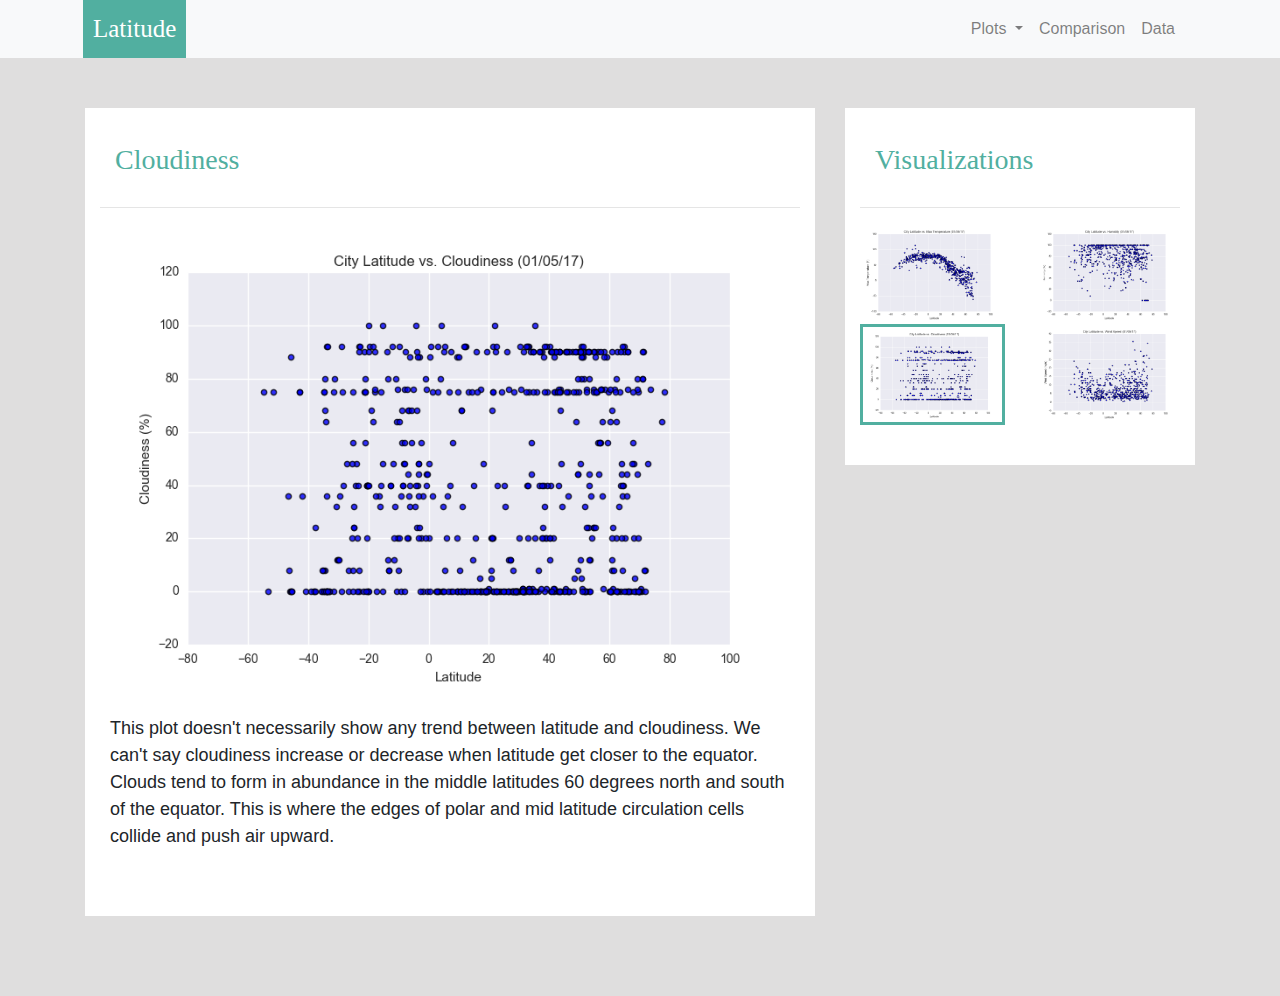
<file: visualizations/cloudiness.html>
<!DOCTYPE html>
<html lang="en">

<head>
    <meta charset="UTF-8">
    <title>Cloudiness</title>
    <link rel="stylesheet" href="https://stackpath.bootstrapcdn.com/bootstrap/4.3.1/css/bootstrap.min.css"
        integrity="sha384-ggOyR0iXCbMQv3Xipma34MD+dH/1fQ784/j6cY/iJTQUOhcWr7x9JvoRxT2MZw1T" crossorigin="anonymous">

    <script src="https://code.jquery.com/jquery-3.3.1.slim.min.js"
        integrity="sha384-q8i/X+965DzO0rT7abK41JStQIAqVgRVzpbzo5smXKp4YfRvH+8abtTE1Pi6jizo"
        crossorigin="anonymous"></script>
    <script src="https://cdnjs.cloudflare.com/ajax/libs/popper.js/1.14.7/umd/popper.min.js"
        integrity="sha384-UO2eT0CpHqdSJQ6hJty5KVphtPhzWj9WO1clHTMGa3JDZwrnQq4sF86dIHNDz0W1"
        crossorigin="anonymous"></script>
    <script src="https://stackpath.bootstrapcdn.com/bootstrap/4.3.1/js/bootstrap.min.js"
        integrity="sha384-JjSmVgyd0p3pXB1rRibZUAYoIIy6OrQ6VrjIEaFf/nJGzIxFDsf4x0xIM+B07jRM"
        crossorigin="anonymous"></script>

    <link rel="stylesheet" href="../style.css">
</head>

<body>
    <nav class="navbar navbar-expand-lg navbar-light bg-light">
        <div class="container">
            <a class="navbar-brand text-white" href="../index.html">Latitude</a>
            <button class="navbar-toggler" type="button" data-toggle="collapse" data-target="#navbarSupportedContent"
                aria-controls="navbarSupportedContent" aria-expanded="false" aria-label="Toggle navigation">
                <span class="navbar-toggler-icon"></span>
            </button>

            <div class="collapse navbar-collapse" id="navbarSupportedContent">
                <ul class="navbar-nav ml-auto">
                    <li class="nav-item dropdown">
                        <a class="nav-link dropdown-toggle" href="#" id="navbarDropdown" role="button"
                            data-toggle="dropdown" aria-haspopup="true" aria-expanded="false">
                            Plots
                        </a>
                        <div class="dropdown-menu dropdown-menu-right" aria-labelledby="navbarDropdown">
                            <a class="dropdown-item" href="temp.html">Max Temperature</a>
                            <a class="dropdown-item" href="humidity.html">Humidity</a>
                            <a class="dropdown-item" href="cloudiness.html">Cloudiness</a>
                            <a class="dropdown-item" href="windspeed.html">Wind Speed</a>
                        </div>
                    </li>
                    <li class="nav-item">
                        <a class="nav-link" href="../comparison.html">Comparison</a>
                    </li>
                    <li class="nav-item">
                        <a class="nav-link" href="../data.html">Data</a>
                    </li>
                </ul>
            </div>
        </div>
    </nav>
    <!--cloudiness content adjustments-->
    <div class="container content">
        <div class="row">
            <div class="col-md-8">
                <div class="col-md-12">
                    <h3>Cloudiness</h3>
                    <hr>
                    <img src="../Resources/assets/images/Fig3.png" width="100%" alt="cloudiness">
                    <br>
                    <p>This plot doesn't necessarily show any trend between latitude and cloudiness. We can't say
                        cloudiness increase or decrease when latitude get closer to the equator. Clouds tend to form in
                        abundance in the middle latitudes 60 degrees north and south of the equator. This is where the
                        edges of polar and mid latitude circulation cells collide and push air upward. </p>
                </div>
            </div>
            <!--visualizations container adjustments-->
            <div class="col-md-4">
                <div class="col-md-12">
                    <h3>Visualizations</h3>
                    <hr>
                    <div class="row">
                        <div class="col-3 col-md-6">
                            <a href="temp.html"><img src="../Resources/assets/images/Fig1.png" width="100%"
                                    alt="temprature"></a>
                        </div>

                        <div class="col-3 col-md-6">
                            <a href="humidity.html"><img src="../Resources/assets/images/Fig2.png" width="100%"
                                    alt="humidity"></a>
                        </div>

                        <div class="col-3 col-md-6">
                            <a href="cloudiness.html"><img class="pic" src="../Resources/assets/images/Fig3.png"
                                    width="100%" alt="cloudiness"></a>
                        </div>

                        <div class="col-3 col-md-6">
                            <a href="windspeed.html"><img src="../Resources/assets/images/Fig4.png" width="100%"
                                    alt="windspeed"></a>
                        </div>
                    </div>
                </div>
            </div>
        </div>
    </div>

</body>

</html>
</file>
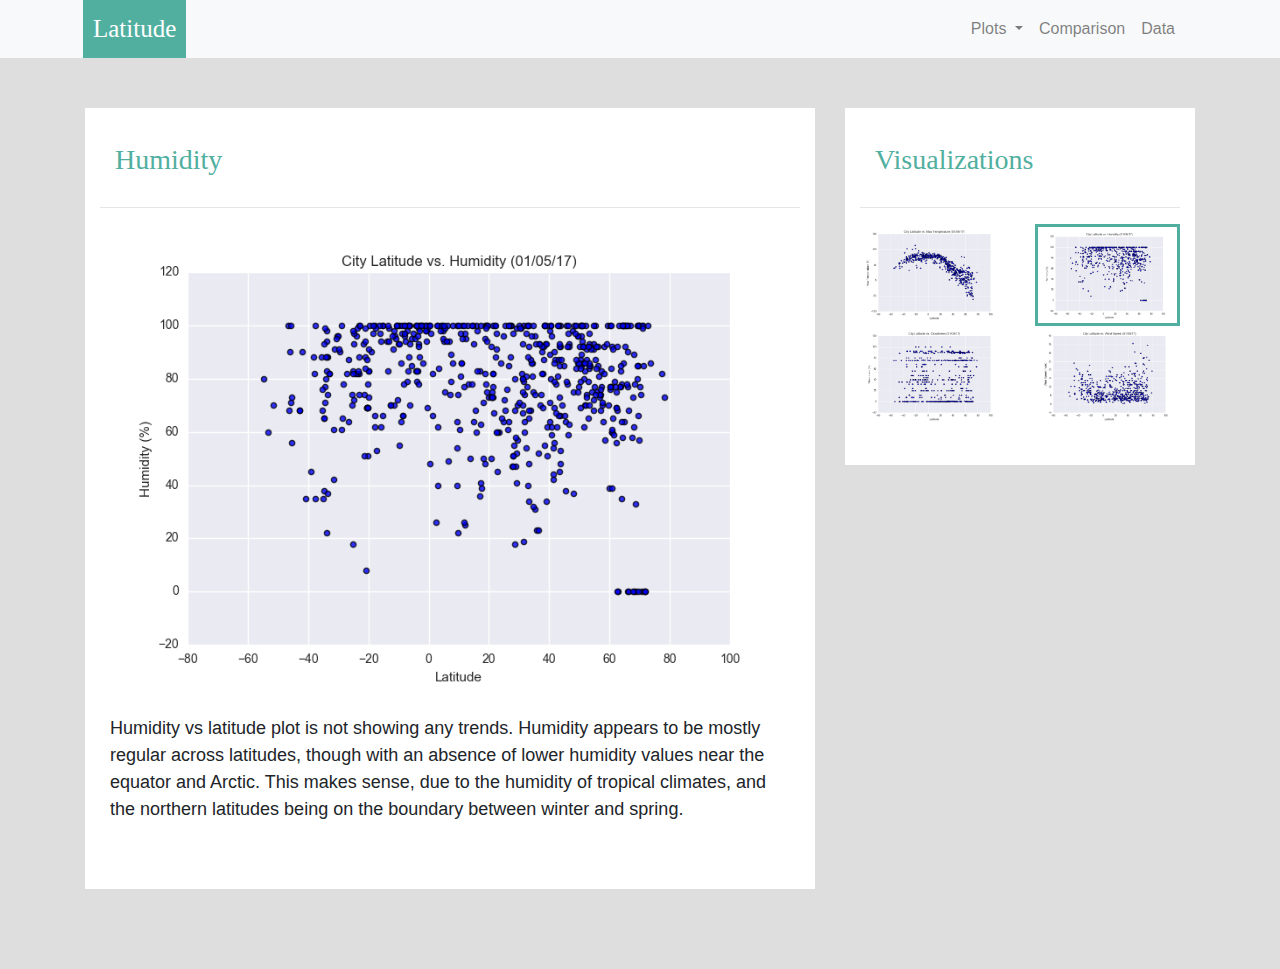
<file: visualizations/humidity.html>
<!DOCTYPE html>
<html lang="en">

<head>
    <meta charset="UTF-8">
    <title>Humidity</title>
    <link rel="stylesheet" href="https://stackpath.bootstrapcdn.com/bootstrap/4.3.1/css/bootstrap.min.css"
        integrity="sha384-ggOyR0iXCbMQv3Xipma34MD+dH/1fQ784/j6cY/iJTQUOhcWr7x9JvoRxT2MZw1T" crossorigin="anonymous">

    <script src="https://code.jquery.com/jquery-3.3.1.slim.min.js"
        integrity="sha384-q8i/X+965DzO0rT7abK41JStQIAqVgRVzpbzo5smXKp4YfRvH+8abtTE1Pi6jizo"
        crossorigin="anonymous"></script>
    <script src="https://cdnjs.cloudflare.com/ajax/libs/popper.js/1.14.7/umd/popper.min.js"
        integrity="sha384-UO2eT0CpHqdSJQ6hJty5KVphtPhzWj9WO1clHTMGa3JDZwrnQq4sF86dIHNDz0W1"
        crossorigin="anonymous"></script>
    <script src="https://stackpath.bootstrapcdn.com/bootstrap/4.3.1/js/bootstrap.min.js"
        integrity="sha384-JjSmVgyd0p3pXB1rRibZUAYoIIy6OrQ6VrjIEaFf/nJGzIxFDsf4x0xIM+B07jRM"
        crossorigin="anonymous"></script>

    <link rel="stylesheet" href="../style.css">
</head>

<body>
    <nav class="navbar navbar-expand-lg navbar-light bg-light">
        <div class="container">
            <a class="navbar-brand text-white" href="../index.html">Latitude</a>
            <button class="navbar-toggler" type="button" data-toggle="collapse" data-target="#navbarSupportedContent"
                aria-controls="navbarSupportedContent" aria-expanded="false" aria-label="Toggle navigation">
                <span class="navbar-toggler-icon"></span>
            </button>

            <div class="collapse navbar-collapse" id="navbarSupportedContent">
                <ul class="navbar-nav ml-auto">
                    <li class="nav-item dropdown">
                        <a class="nav-link dropdown-toggle" href="#" id="navbarDropdown" role="button"
                            data-toggle="dropdown" aria-haspopup="true" aria-expanded="false">
                            Plots
                        </a>
                        <div class="dropdown-menu dropdown-menu-right" aria-labelledby="navbarDropdown">
                            <a class="dropdown-item" href="temp.html">Max Temperature</a>
                            <a class="dropdown-item" href="humidity.html">Humidity</a>
                            <a class="dropdown-item" href="cloudiness.html">Cloudiness</a>
                            <a class="dropdown-item" href="windspeed.html">Wind Speed</a>
                        </div>
                    </li>
                    <li class="nav-item">
                        <a class="nav-link" href="../comparison.html">Comparison</a>
                    </li>
                    <li class="nav-item">
                        <a class="nav-link" href="../data.html">Data</a>
                    </li>
                </ul>
            </div>
        </div>
    </nav>

    <div class="container content">
        <div class="row">
            <div class="col-md-8">
                <div class="col-md-12">
                    <h3>Humidity</h3>
                    <hr>

                    <img src="../Resources/assets/images/Fig2.png" width="100%" alt="humidity">
                    <br>
                    <p>Humidity vs latitude plot is not showing any trends. Humidity appears to be mostly regular across
                        latitudes, though with an absence of lower humidity values near the equator and Arctic. This
                        makes sense, due to the humidity of tropical climates, and the northern latitudes being on the
                        boundary between winter and spring. </p>
                </div>
            </div>
            <div class="col-md-4">
                <div class="col-md-12">
                    <h3>Visualizations</h3>
                    <hr>
                    <div class="row">
                        <div class="col-3 col-md-6">
                            <a href="temp.html"><img src="../Resources/assets/images/Fig1.png" width="100%"
                                    alt="temprature">
                            </a>
                        </div>

                        <div class="col-3 col-md-6">
                            <a href="humidity.html"><img class="pic" src="../Resources/assets/images/Fig2.png" width="100%"
                                    alt="humidity"></a>
                        </div>

                        <div class="col-3 col-md-6">
                            <a href="cloudiness.html"><img src="../Resources/assets/images/Fig3.png" width="100%"
                                    alt="cloudiness"></a>
                        </div>
                        <div class="col-3 col-md-6">
                            <a href="windspeed.html"><img src="../Resources/assets/images/Fig4.png" width="100%"
                                    alt="windspeed"></a>
                        </div>
                    </div>
                </div>
            </div>
        </div>
    </div>
</body>

</html>
</file>
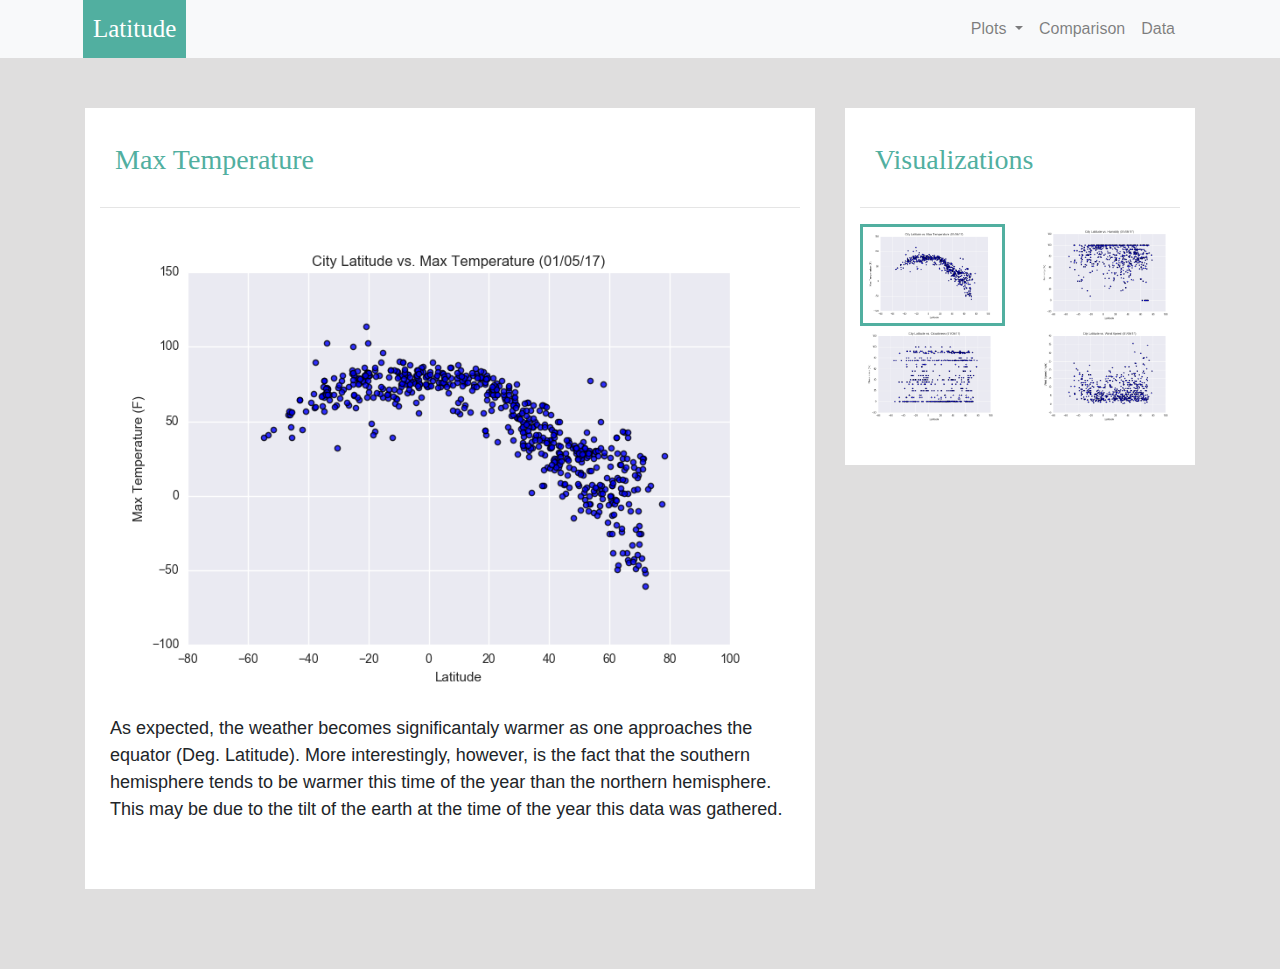
<file: visualizations/temp.html>
<!DOCTYPE html>
<html lang="en">

<head>
    <meta charset="UTF-8">
    <title>Temperature</title>
    <link rel="stylesheet" href="https://stackpath.bootstrapcdn.com/bootstrap/4.3.1/css/bootstrap.min.css"
        integrity="sha384-ggOyR0iXCbMQv3Xipma34MD+dH/1fQ784/j6cY/iJTQUOhcWr7x9JvoRxT2MZw1T" crossorigin="anonymous">

    <script src="https://code.jquery.com/jquery-3.3.1.slim.min.js"
        integrity="sha384-q8i/X+965DzO0rT7abK41JStQIAqVgRVzpbzo5smXKp4YfRvH+8abtTE1Pi6jizo"
        crossorigin="anonymous"></script>
    <script src="https://cdnjs.cloudflare.com/ajax/libs/popper.js/1.14.7/umd/popper.min.js"
        integrity="sha384-UO2eT0CpHqdSJQ6hJty5KVphtPhzWj9WO1clHTMGa3JDZwrnQq4sF86dIHNDz0W1"
        crossorigin="anonymous"></script>
    <script src="https://stackpath.bootstrapcdn.com/bootstrap/4.3.1/js/bootstrap.min.js"
        integrity="sha384-JjSmVgyd0p3pXB1rRibZUAYoIIy6OrQ6VrjIEaFf/nJGzIxFDsf4x0xIM+B07jRM"
        crossorigin="anonymous"></script>

    <link rel="stylesheet" href="../style.css">
</head>

<body>
    <nav class="navbar navbar-expand-lg navbar-light bg-light">
        <div class="container">
            <a class="navbar-brand text-white" href="../index.html">Latitude</a>
            <button class="navbar-toggler" type="button" data-toggle="collapse" data-target="#navbarSupportedContent"
                aria-controls="navbarSupportedContent" aria-expanded="false" aria-label="Toggle navigation">
                <span class="navbar-toggler-icon"></span>
            </button>

            <div class="collapse navbar-collapse" id="navbarSupportedContent">
                <ul class="navbar-nav ml-auto">
                    <li class="nav-item dropdown">
                        <a class="nav-link dropdown-toggle" href="#" id="navbarDropdown" role="button"
                            data-toggle="dropdown" aria-haspopup="true" aria-expanded="false">
                            Plots
                        </a>
                        <div class="dropdown-menu dropdown-menu-right" aria-labelledby="navbarDropdown">
                            <a class="dropdown-item" href="temp.html">Max Temperature</a>
                            <a class="dropdown-item" href="humidity.html">Humidity</a>
                            <a class="dropdown-item" href="cloudiness.html">Cloudiness</a>
                            <a class="dropdown-item" href="windspeed.html">Wind Speed</a>
                        </div>
                    </li>
                    <li class="nav-item">
                        <a class="nav-link" href="../comparison.html">Comparison</a>
                    </li>
                    <li class="nav-item">
                        <a class="nav-link" href="../data.html">Data</a>
                    </li>
                </ul>
            </div>
        </div>
    </nav>
    <div class="container content">
        <div class="row">
            <div class="col-md-8">
                <div class="col-md-12">
                    <h3>Max Temperature</h3>
                    <hr>
                    <img src="../Resources/assets/images/Fig1.png" width="100%" alt="temperature">
                    <br>
                    <p>As expected, the weather becomes significantaly warmer as one approaches the equator (Deg.
                        Latitude). More interestingly, however, is the fact that the southern hemisphere tends to be
                        warmer this time of the year than the northern hemisphere. This may be due to the tilt of the
                        earth at the time of the year this data was gathered.</p>
                </div>
            </div>
            <!--visualizations container -->
            <div class="col-md-4">
                <div class="col-md-12">
                    <h3>Visualizations</h3>
                    <hr>
                    <div class="row">
                        <div class="col-3 col-md-6">
                            <a href="temp.html"><img class="pic" src="../Resources/assets/images/Fig1.png" width="100%"
                                    alt="temprature"></a>
                        </div>

                        <div class="col-3 col-md-6">
                            <a href="humidity.html"><img src="../Resources/assets/images/Fig2.png" width="100%"
                                    alt="humidity"></a>
                        </div>

                        <div class="col-3 col-md-6">
                            <a href="cloudiness.html"><img src="../Resources/assets/images/Fig3.png" width="100%"
                                    alt="cloudiness"></a>
                        </div>

                        <div class="col-3 col-md-6">
                            <a href="windspeed.html"><img src="../Resources/assets/images/Fig4.png" width="100%"
                                    alt="windspeed"></a>
                        </div>
                    </div>
                </div>
            </div>
        </div>
    </div>
</body>

</html>
</file>
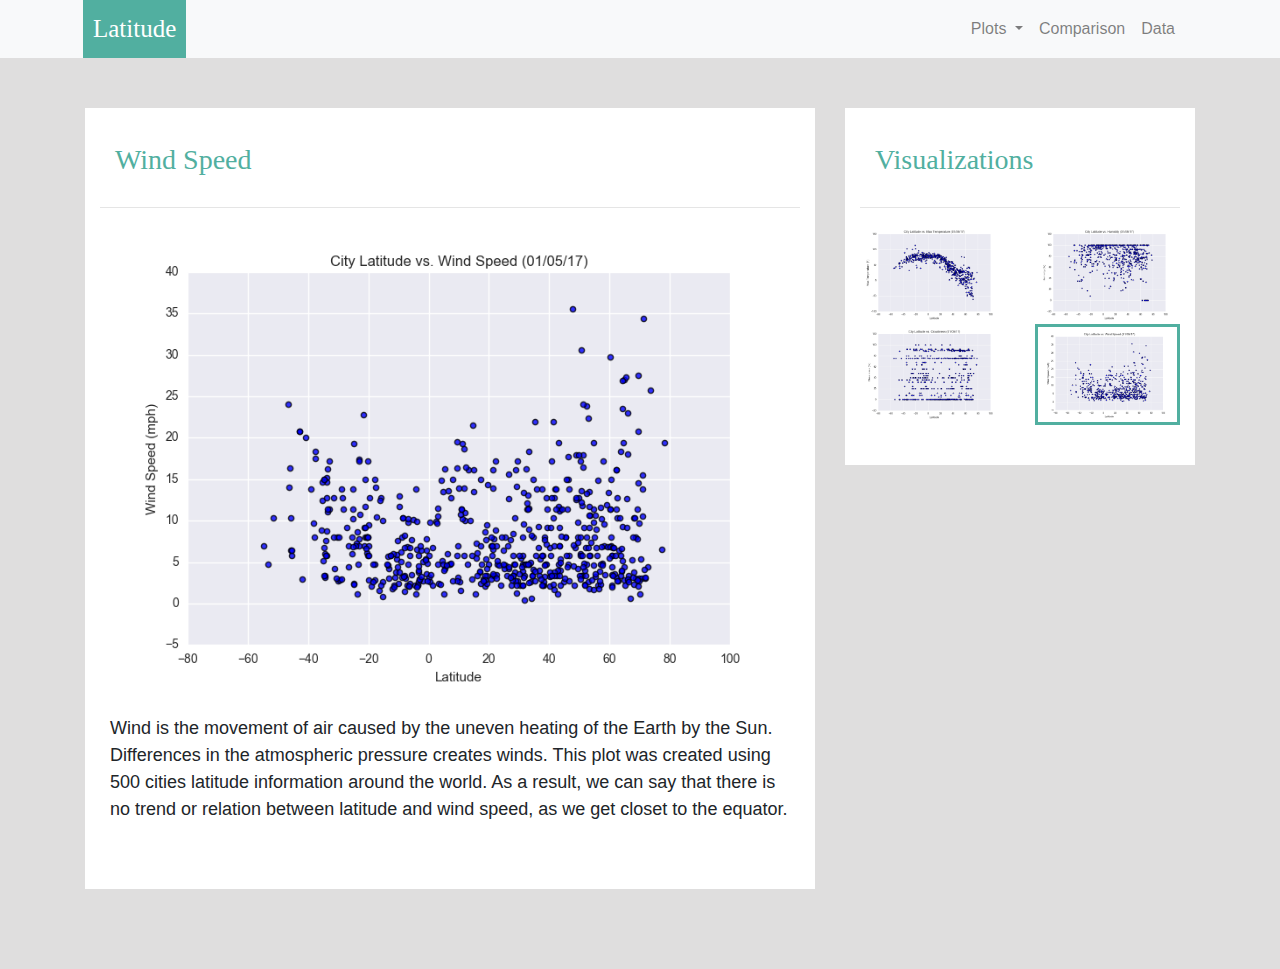
<file: visualizations/windspeed.html>
<!DOCTYPE html>
<html lang="en">

<head>
    <meta charset="UTF-8">
    <title>Wind Speed</title>
    <link rel="stylesheet" href="https://stackpath.bootstrapcdn.com/bootstrap/4.3.1/css/bootstrap.min.css"
        integrity="sha384-ggOyR0iXCbMQv3Xipma34MD+dH/1fQ784/j6cY/iJTQUOhcWr7x9JvoRxT2MZw1T" crossorigin="anonymous">

    <script src="https://code.jquery.com/jquery-3.3.1.slim.min.js"
        integrity="sha384-q8i/X+965DzO0rT7abK41JStQIAqVgRVzpbzo5smXKp4YfRvH+8abtTE1Pi6jizo"
        crossorigin="anonymous"></script>
    <script src="https://cdnjs.cloudflare.com/ajax/libs/popper.js/1.14.7/umd/popper.min.js"
        integrity="sha384-UO2eT0CpHqdSJQ6hJty5KVphtPhzWj9WO1clHTMGa3JDZwrnQq4sF86dIHNDz0W1"
        crossorigin="anonymous"></script>
    <script src="https://stackpath.bootstrapcdn.com/bootstrap/4.3.1/js/bootstrap.min.js"
        integrity="sha384-JjSmVgyd0p3pXB1rRibZUAYoIIy6OrQ6VrjIEaFf/nJGzIxFDsf4x0xIM+B07jRM"
        crossorigin="anonymous"></script>

    <link rel="stylesheet" href="../style.css">
</head>

<body>
    <nav class="navbar navbar-expand-lg navbar-light bg-light">
        <div class="container">
            <a class="navbar-brand text-white" href="../index.html">Latitude</a>
            <button class="navbar-toggler" type="button" data-toggle="collapse" data-target="#navbarSupportedContent"
                aria-controls="navbarSupportedContent" aria-expanded="false" aria-label="Toggle navigation">
                <span class="navbar-toggler-icon"></span>
            </button>

            <div class="collapse navbar-collapse" id="navbarSupportedContent">
                <ul class="navbar-nav ml-auto">
                    <li class="nav-item dropdown">
                        <a class="nav-link dropdown-toggle" href="#" id="navbarDropdown" role="button"
                            data-toggle="dropdown" aria-haspopup="true" aria-expanded="false">
                            Plots
                        </a>
                        <div class="dropdown-menu dropdown-menu-right" aria-labelledby="navbarDropdown">
                            <a class="dropdown-item" href="temp.html">Max Temperature</a>
                            <a class="dropdown-item" href="humidity.html">Humidity</a>
                            <a class="dropdown-item" href="cloudiness.html">Cloudiness</a>
                            <a class="dropdown-item" href="windspeed.html">Wind Speed</a>
                        </div>
                    </li>
                    <li class="nav-item">
                        <a class="nav-link" href="../comparison.html">Comparison</a>
                    </li>
                    <li class="nav-item">
                        <a class="nav-link" href="../data.html">Data</a>
                    </li>
                </ul>
            </div>
        </div>
    </nav>
    <!--wind speed content adjustments-->
    <div class="container content">
        <div class="row">
            <div class="col-md-8">
                <div class="col-md-12">
                    <h3>Wind Speed</h3>
                    <hr>
                    <img src="../Resources/assets/images/Fig4.png" width="100%" alt="wind speed">
                    <br>
                    <p>Wind is the movement of air caused by the uneven heating of the Earth by the Sun. Differences in
                        the atmospheric pressure creates winds. This plot was created using 500 cities latitude
                        information around the world. As a result, we can say that there is no trend or relation between
                        latitude and wind speed, as we get closet to the equator. </p>
                </div>
            </div>
            <!--visualizations container adjustments-->
            <div class="col-md-4">
                <div class="col-md-12">
                    <h3>Visualizations</h3>
                    <hr>
                    <div class="row">
                        <div class="col-3 col-md-6">
                            <a href="temp.html"><img src="../Resources/assets/images/Fig1.png" width="100%"
                                    alt="temprature"></a>
                        </div>

                        <div class="col-3 col-md-6">
                            <a href="humidity.html"><img src="../Resources/assets/images/Fig2.png" width="100%"
                                    alt="humidity"></a>
                        </div>

                        <div class="col-3 col-md-6">
                            <a href="cloudiness.html"><img src="../Resources/assets/images/Fig3.png" width="100%"
                                    alt="cloudiness"></a>
                        </div>

                        <div class="col-3 col-md-6">
                            <a href="windspeed.html"><img class="pic" src="../Resources/assets/images/Fig4.png"
                                    width="100%" alt="windspeed"></a>
                        </div>
                    </div>
                </div>
            </div>
        </div>
    </div>

</body>

</html>
</file>
<file: style.css>
/* navbar styling*/
a.navbar-brand{
    margin-left: 10px;
    padding: 10px;
    background-color: rgb(81, 175, 160);
    font-family: 'Times New Roman', Times, serif;
    font-size: 25px;
}

/* header styling*/
h3{
    color: rgb(81, 175, 160);
    font-family: Georgia, 'Times New Roman', Times, serif;
    padding: 15px;
}

/* image styling*/
.img-thumbnail{
    padding:10px;
    border: none;
}

/* fontstyling for text*/
p{
   font-family: Arial, Helvetica, sans-serif;
   font-size: large;
   padding:10px;
}

/* body background*/
body{
    background-color: rgb(223, 222, 222);
}
.col-md-12{
    background-color: white;
    padding-top: 20px;
    padding-bottom:40px;
}

/* image border styling*/
.pic{
    border: 3px solid rgb(81, 175, 160);
}
/* navbar styling*/
.navbar{
    padding-top:0px;
    padding-bottom: 0px;
    padding-right:40px;
}

.nav-item.dropdown.show {
    background-color: #ddd;
}

.dropdown-menu {
    margin: 0;
}

/* content styling*/
.content {
    padding-top: 50px;
    padding-bottom: 80px;
    overflow: hidden;
}

.content.bg-white {
    margin-top: 15px;
}


/* table text adjustments*/
tr>th:nth-child(1),
tr>th:nth-child(3),
tr>th:nth-child(6),
tr>th:nth-child(7),
tr>th:nth-child(8),
tr>th:nth-child(9),
tr>th:nth-child(10),
tr>td:nth-child(1),
tr>td:nth-child(3),
tr>td:nth-child(6),
tr>td:nth-child(7),
tr>td:nth-child(8),
tr>td:nth-child(9),
tr>td:nth-child(10) {
    text-align: right;
}


/* small screen adjustments*/
@media(max-width:767px){
    .navbar.bg-light{
        background-color: rgb(81, 175, 160)!important;    
    }

    .navbar-collapse{
        background-color: #f8f9fa;
    }
    .navbar{
        padding:inherit;
    }
}
</file>
